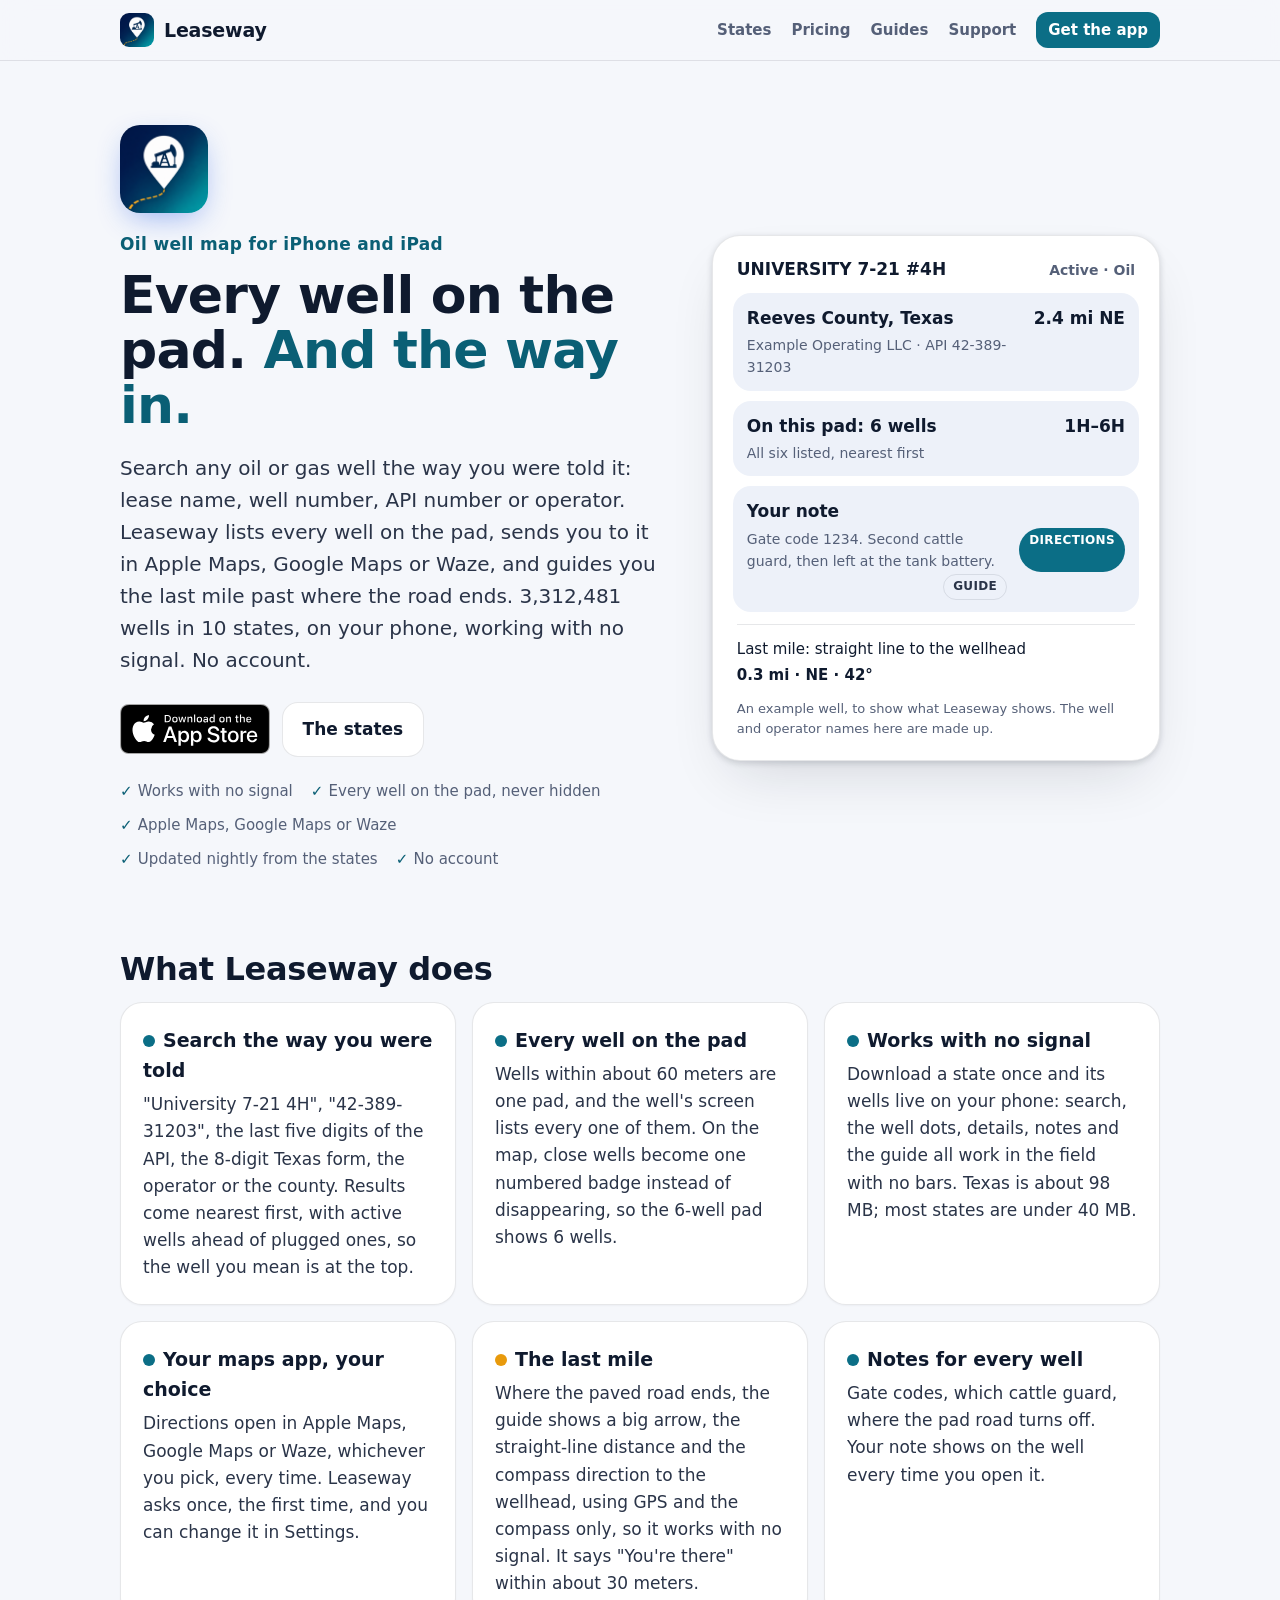
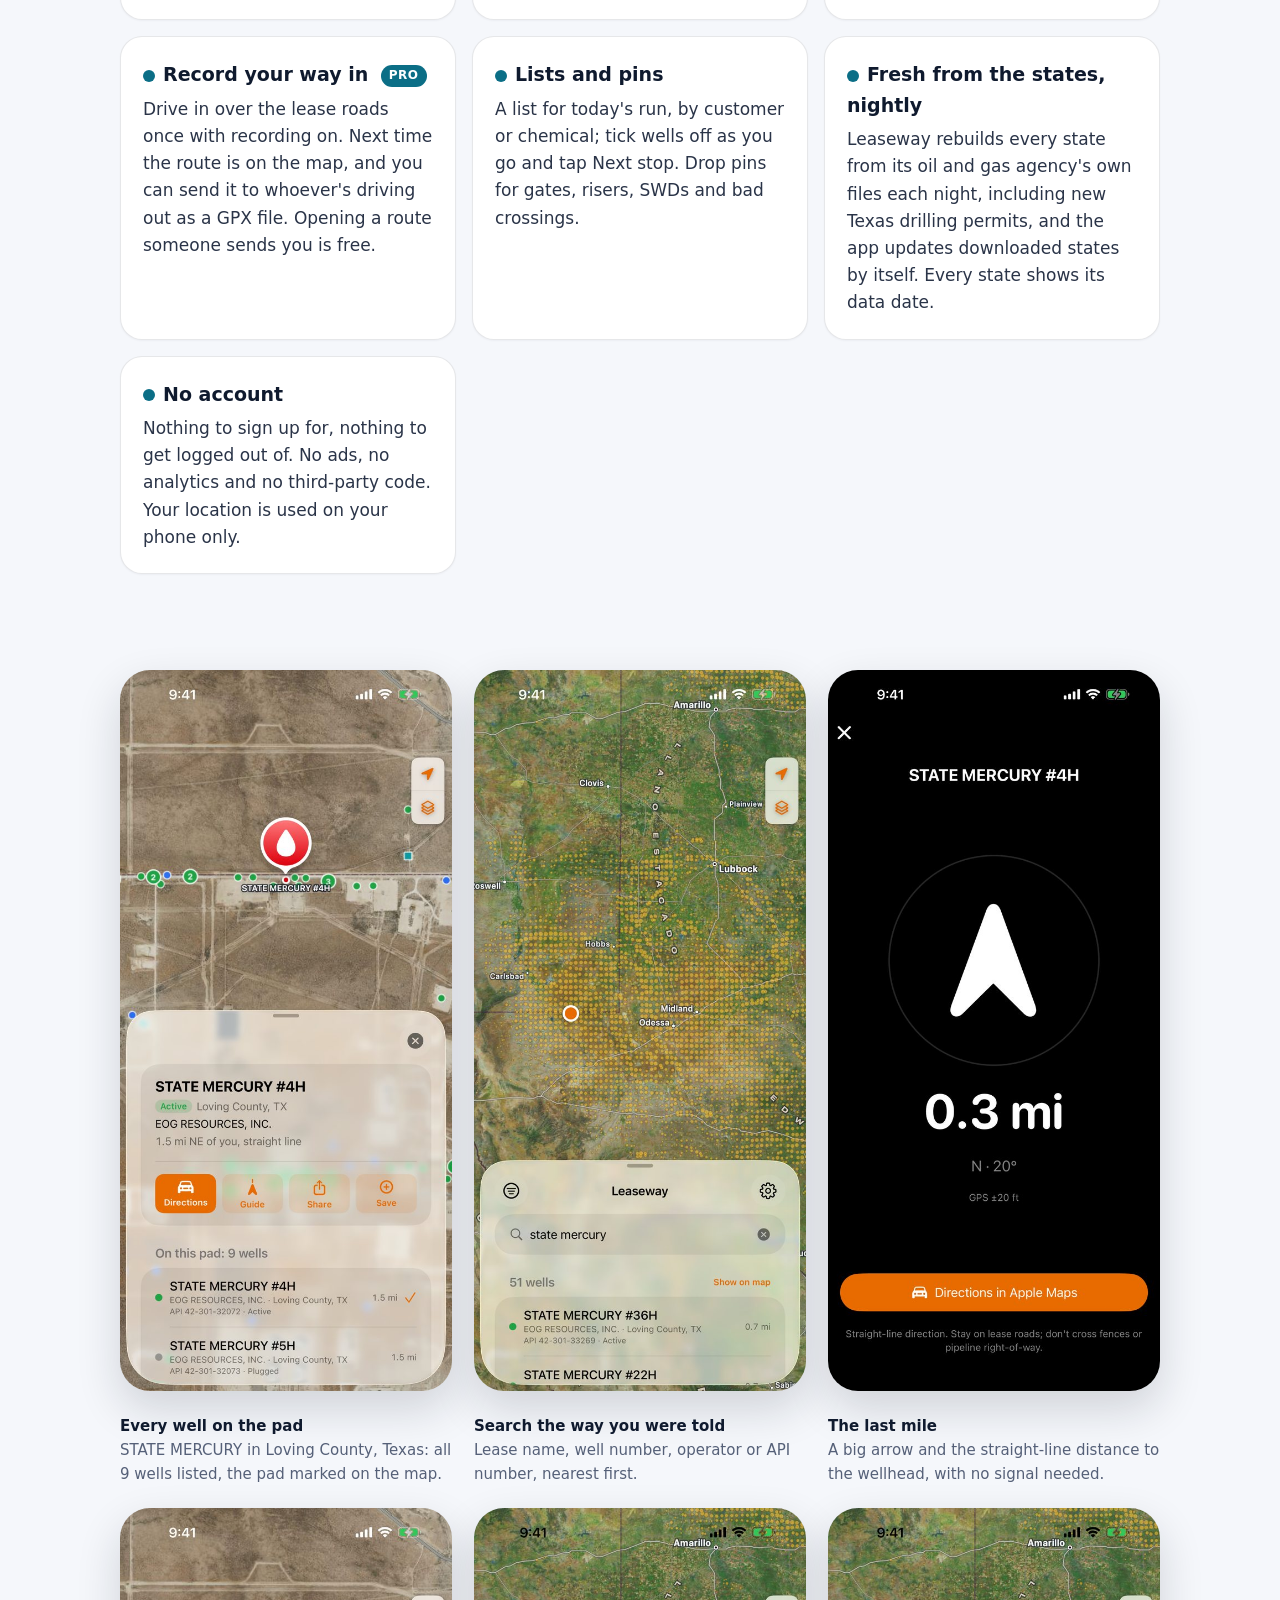
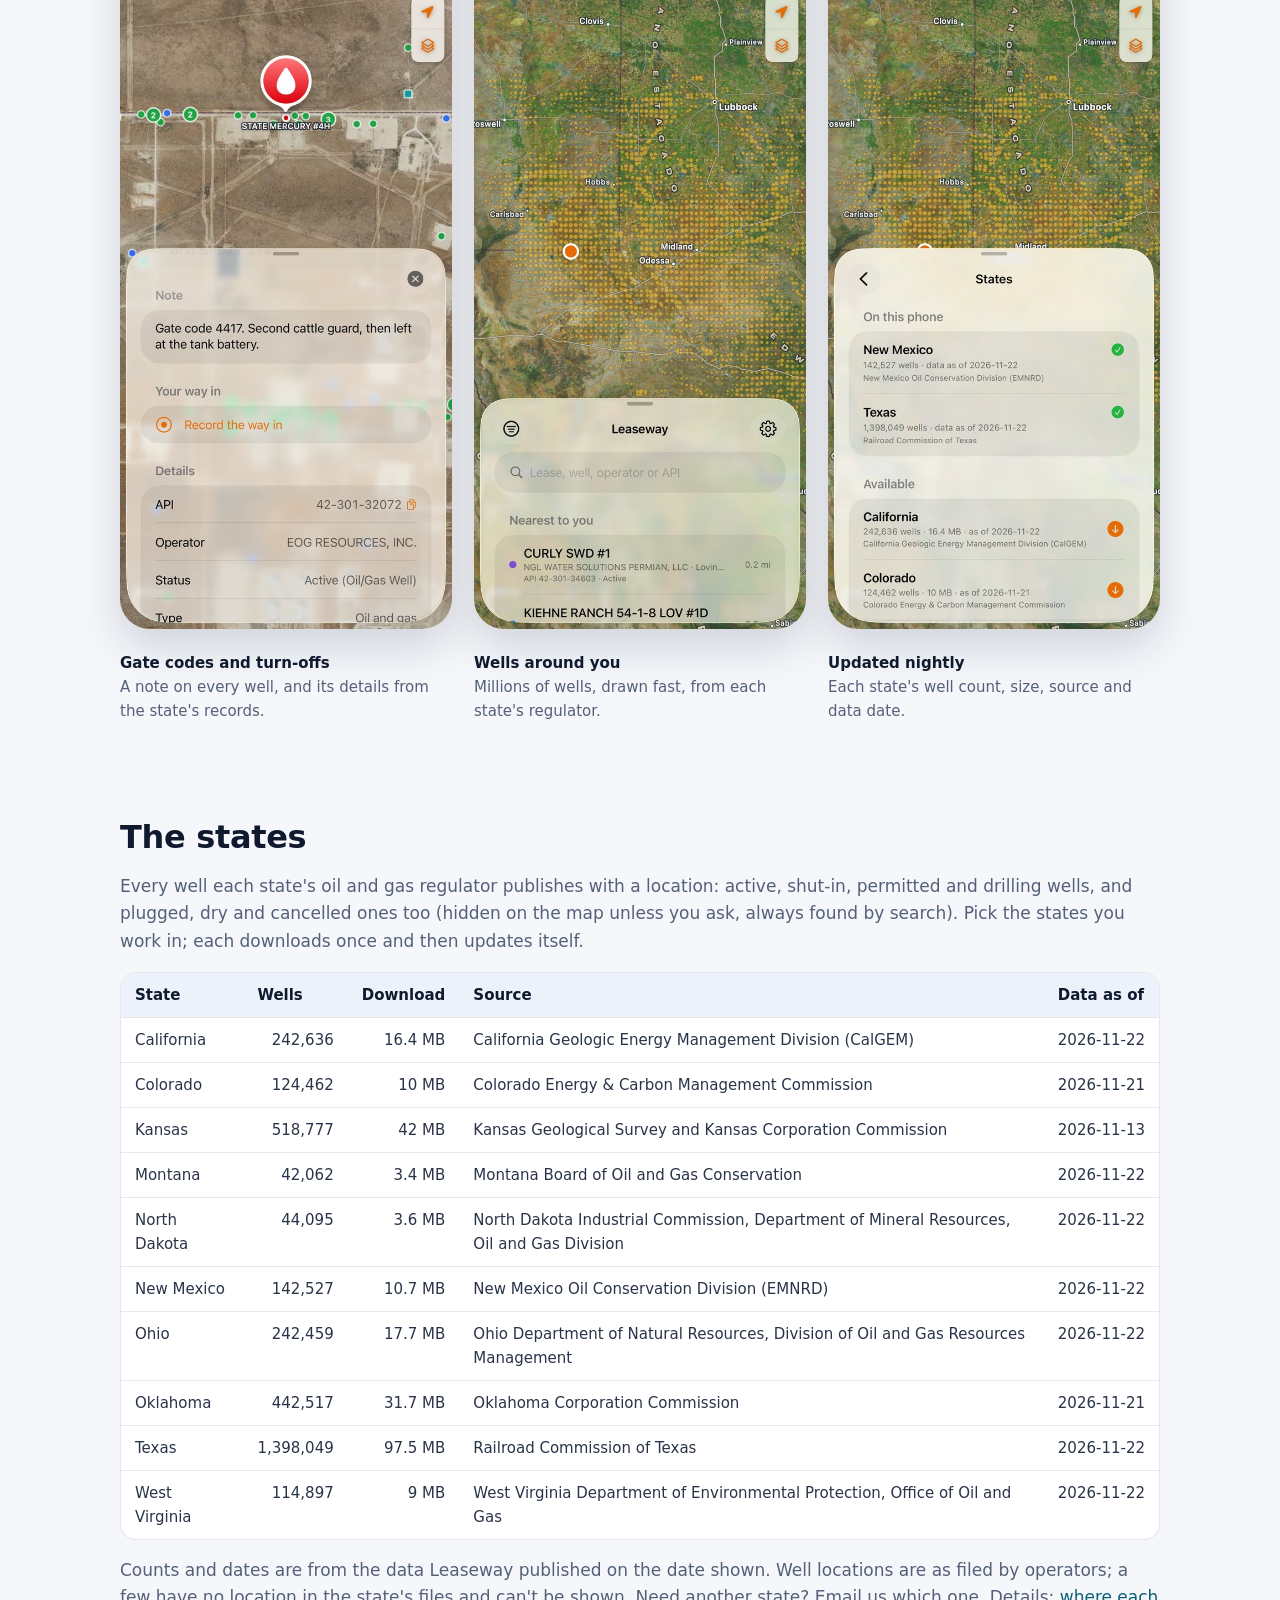
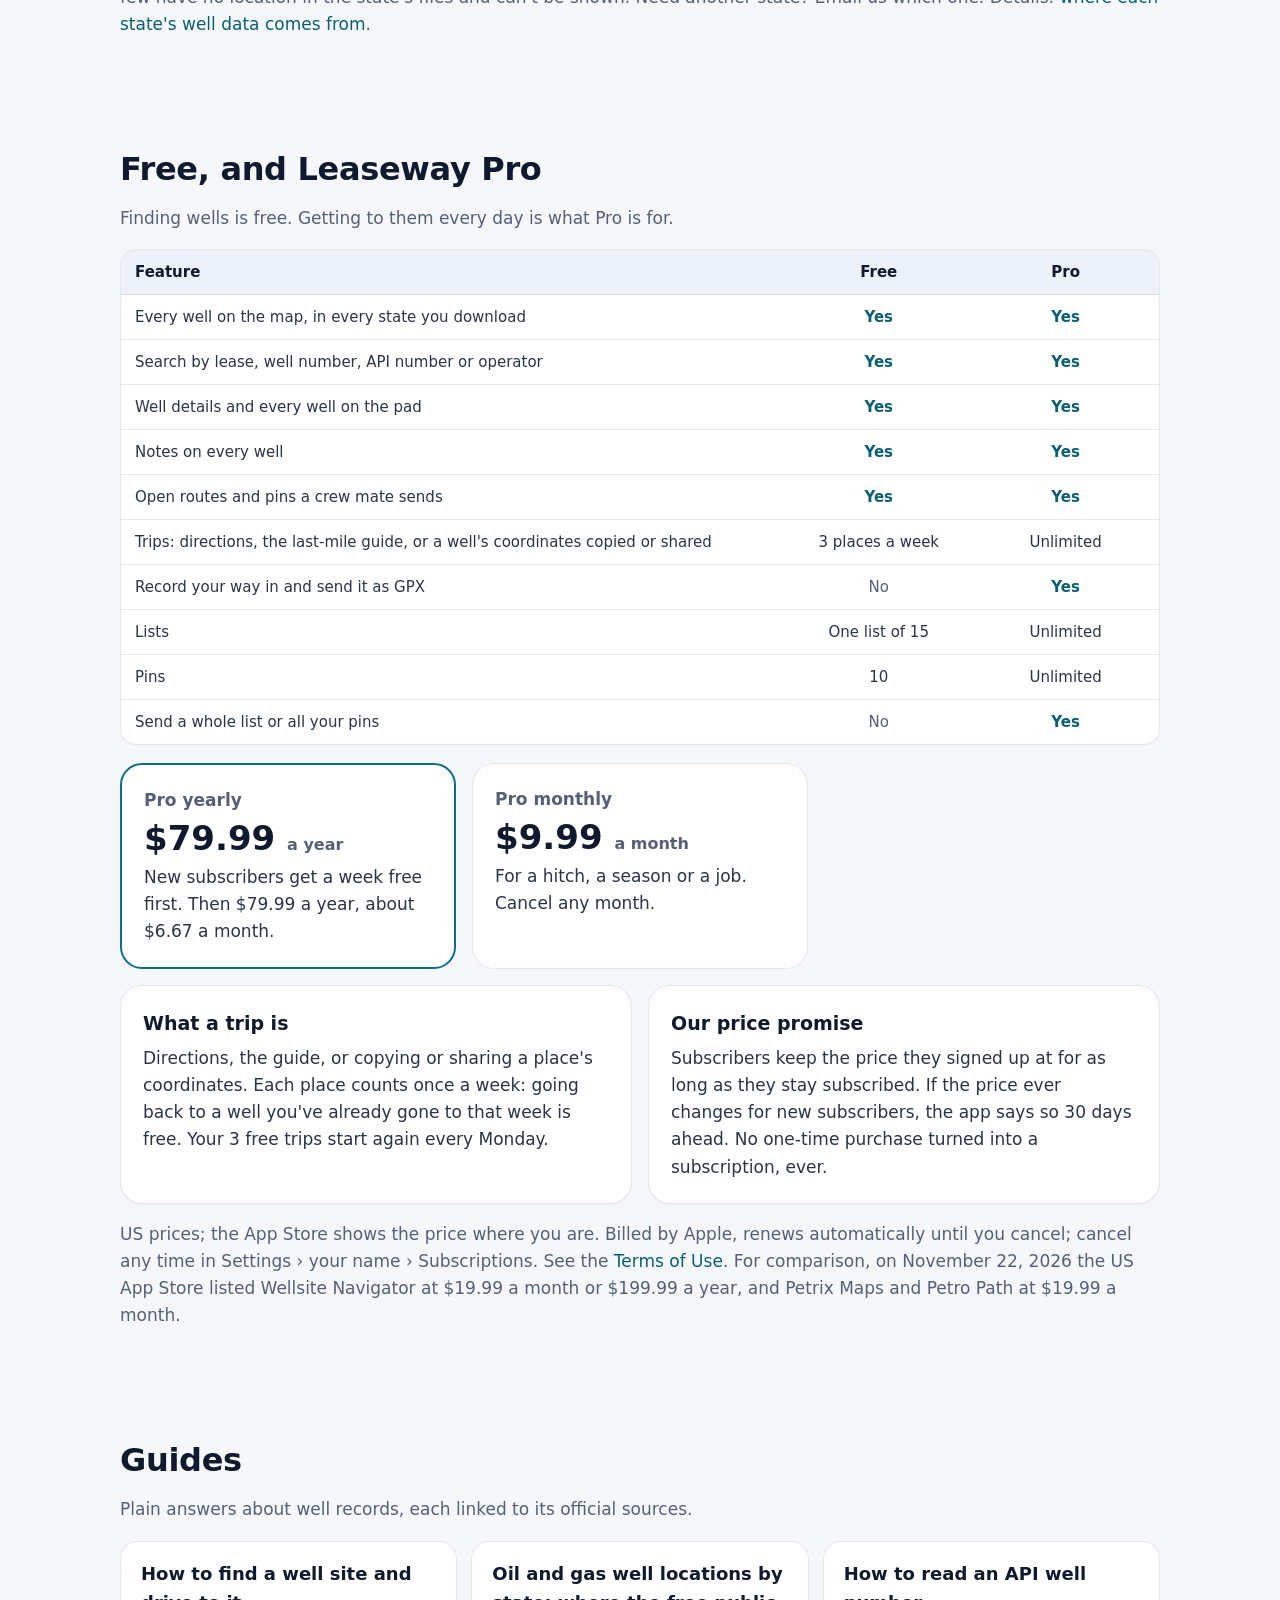
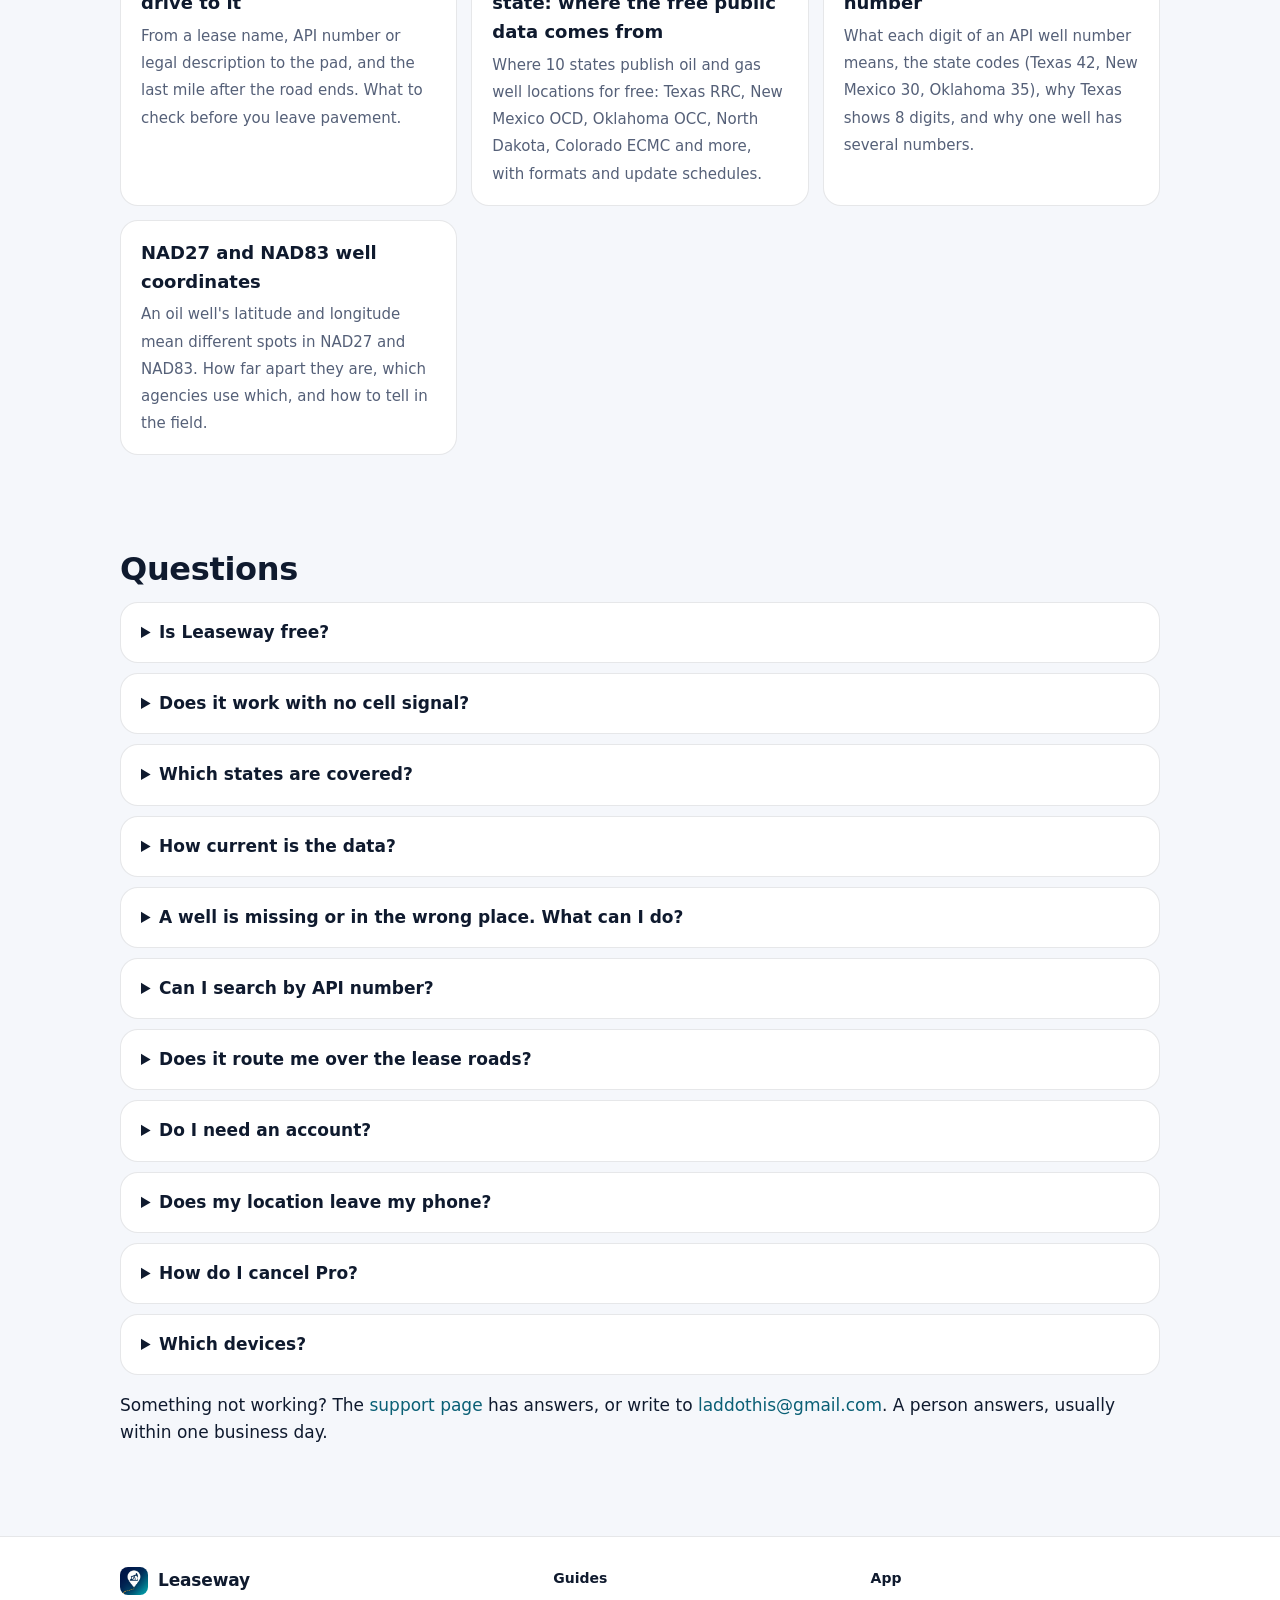
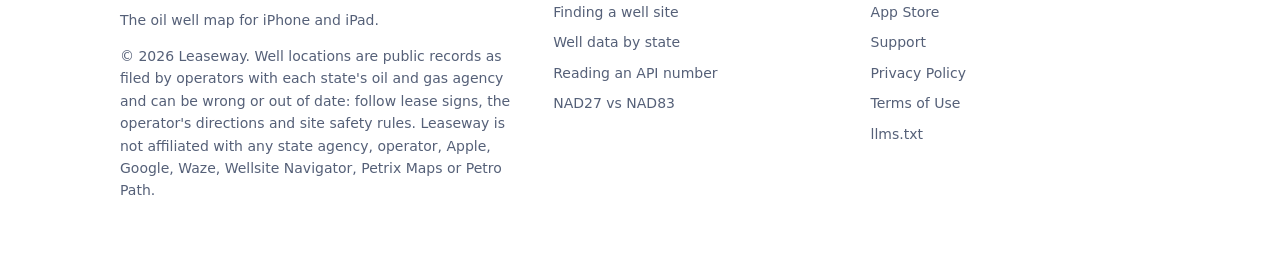
<file: index.html>
<!doctype html>
<html lang="en">
<head>
<meta charset="utf-8">
<meta name="viewport" content="width=device-width, initial-scale=1">
<title>Leaseway: Oil Well Map for iPhone and iPad, Works Offline</title>
<meta name="description" content="Find any oil or gas well by lease name, API number or operator, see every well on the pad, and get there. 3.3 million wells in 10 states, offline. No account.">
<meta name="robots" content="index,follow,max-snippet:-1,max-image-preview:large">
<link rel="canonical" href="https://coderalert0.github.io/leaseway-site/">
<meta name="color-scheme" content="light dark">
<meta name="theme-color" content="#f5f7fb" media="(prefers-color-scheme: light)">
<meta name="theme-color" content="#0b1020" media="(prefers-color-scheme: dark)">
<meta name="apple-itunes-app" content="app-id=6838147808">
<meta property="og:type" content="website">
<meta property="og:site_name" content="Leaseway">
<meta property="og:title" content="Leaseway: Oil Well Map for iPhone and iPad, Works Offline">
<meta property="og:description" content="Find any oil or gas well by lease name, API number or operator, see every well on the pad, and get there. 3.3 million wells in 10 states, offline. No account.">
<meta property="og:url" content="https://coderalert0.github.io/leaseway-site/">
<meta property="og:image" content="https://coderalert0.github.io/leaseway-site/img/og.png">
<meta property="og:image:width" content="1200">
<meta property="og:image:height" content="630">
<meta property="og:image:alt" content="Leaseway, the oil well map for iPhone and iPad: every well on the pad, and the way in">
<meta name="twitter:card" content="summary_large_image">
<link rel="icon" type="image/png" sizes="32x32" href="favicon-32.png">
<link rel="apple-touch-icon" href="icon.png">
<link rel="stylesheet" href="style.css">
<link rel="alternate" type="text/plain" title="llms.txt" href="llms.txt">
<script type="application/ld+json">{"@context": "https://schema.org", "@type": "WebSite", "name": "Leaseway", "url": "https://coderalert0.github.io/leaseway-site/", "description": "Find any oil or gas well by lease name, API number or operator, see every well on the pad, and get there. 3.3 million wells in 10 states, offline. No account.", "publisher": {"@type": "Organization", "name": "Leaseway", "url": "https://coderalert0.github.io/leaseway-site/", "logo": "https://coderalert0.github.io/leaseway-site/img/icon-512.png"}, "inLanguage": "en-US"}</script>
<script type="application/ld+json">{"@context": "https://schema.org", "@type": "MobileApplication", "name": "Oil Well Map: Leaseway", "alternateName": "Leaseway", "url": "https://coderalert0.github.io/leaseway-site/", "operatingSystem": "iOS 17.0 or later", "applicationCategory": "TravelApplication", "applicationSubCategory": "Navigation", "description": "Leaseway is an oil well map for iPhone and iPad. Oilfield drivers, pumpers, hotshots, water haulers, service crews and landmen search any oil or gas well by lease name, well number, API number or operator, see every well on its pad, and get directions in Apple Maps, Google Maps or Waze, with a last-mile compass guide past where the road ends. Wells come from each state's oil and gas agency (10 states, 3.3 million wells) and are stored on the device, so search and the map work with no signal. No account.", "featureList": ["3,312,481 oil and gas wells in 10 states, from each state's regulator", "Search by lease name, well number, operator or API number (any form)", "Every well on the pad listed", "Works offline once a state is downloaded", "Directions in Apple Maps, Google Maps or Waze", "Last-mile compass guide to the wellhead", "Notes for every well (gate codes, turn-offs)", "Lists for the day's run", "Pins for gates, risers and bad crossings", "Nightly data updates", "Record your way in over lease roads and send it as GPX (Pro)", "Unlimited trips, lists and pins (Pro)"], "inLanguage": "en", "publisher": {"@type": "Organization", "name": "Leaseway", "url": "https://coderalert0.github.io/leaseway-site/", "logo": "https://coderalert0.github.io/leaseway-site/img/icon-512.png"}, "offers": [{"@type": "Offer", "name": "Leaseway (free: map, search, details, 3 trips a week)", "price": "0", "priceCurrency": "USD"}, {"@type": "Offer", "name": "Leaseway Pro, monthly", "price": "9.99", "priceCurrency": "USD"}, {"@type": "Offer", "name": "Leaseway Pro, yearly", "price": "79.99", "priceCurrency": "USD"}], "installUrl": "https://apps.apple.com/us/app/id6838147808", "downloadUrl": "https://apps.apple.com/us/app/id6838147808", "image": "https://coderalert0.github.io/leaseway-site/img/icon-512.png", "screenshot": ["https://coderalert0.github.io/leaseway-site/img/shots/iphone-1-pad.jpg", "https://coderalert0.github.io/leaseway-site/img/shots/iphone-2-search.jpg", "https://coderalert0.github.io/leaseway-site/img/shots/iphone-4-guide.jpg", "https://coderalert0.github.io/leaseway-site/img/shots/iphone-5-note.jpg", "https://coderalert0.github.io/leaseway-site/img/shots/iphone-3-map.jpg", "https://coderalert0.github.io/leaseway-site/img/shots/iphone-6-states.jpg"]}</script>
<script type="application/ld+json">{"@context": "https://schema.org", "@type": "FAQPage", "mainEntity": [{"@type": "Question", "name": "Is Leaseway free?", "acceptedAnswer": {"@type": "Answer", "text": "Yes, to find wells: every well on the map, search by lease, API number or operator, well details, every well on the pad, notes, one list and 10 pins, with no account. The free plan also includes 3 trips a week (directions, the guide, or a well's coordinates copied or shared). Leaseway Pro removes that limit and adds recorded routes, unlimited lists and pins, and sending whole lists, for $9.99 a month or $79.99 a year (a week free for new subscribers), in the US."}}, {"@type": "Question", "name": "Does it work with no cell signal?", "acceptedAnswer": {"@type": "Answer", "text": "Yes, for the wells: once a state is downloaded, search, the well dots, details, notes and the last-mile guide work with no signal, because GPS and the compass don't need one. Apple's street map and satellite imagery behind the dots need a connection unless iOS has them cached from earlier, and turn-by-turn directions are up to your maps app."}}, {"@type": "Question", "name": "Which states are covered?", "acceptedAnswer": {"@type": "Answer", "text": "Texas, New Mexico, Oklahoma, North Dakota, Colorado, Kansas, California, Ohio, Montana and West Virginia: 3,312,481 wells, each from that state's oil and gas regulator. The table above lists each state's source, size and data date."}}, {"@type": "Question", "name": "How current is the data?", "acceptedAnswer": {"@type": "Answer", "text": "Leaseway rebuilds each state from its agency's own files every night and the app updates the states you've downloaded by itself, on Wi-Fi unless you allow cellular. How current that is depends on the state: Texas's map layer is live, its new drilling permits come nightly and its well records twice a week; North Dakota, Colorado and Oklahoma publish daily or nightly files; New Mexico's is a live service. Each state's date is shown in the app."}}, {"@type": "Question", "name": "A well is missing or in the wrong place. What can I do?", "acceptedAnswer": {"@type": "Answer", "text": "Locations come from what operators filed with the state, so a new permit can lag a few days and an old well's location can be off. Use the operator's directions and the lease sign. Then email us the API number and what's wrong: we check it against the state's records, and if our copy is wrong we fix it."}}, {"@type": "Question", "name": "Can I search by API number?", "acceptedAnswer": {"@type": "Answer", "text": "Yes, in any form: 10, 12 or 14 digits, with or without dashes, without the state code (the 8-digit form Texas uses), or just the last five digits. See how to read an API well number."}}, {"@type": "Question", "name": "Does it route me over the lease roads?", "acceptedAnswer": {"@type": "Answer", "text": "Not turn by turn: no public map has every lease road. Your maps app gets you as close as public roads go, then the guide points you to the wellhead in a straight line. With Pro you can record your way in over the lease roads once, follow it next time, and send it to your crew."}}, {"@type": "Question", "name": "Do I need an account?", "acceptedAnswer": {"@type": "Answer", "text": "No. There's nothing to sign up for. Pro is tied to your Apple Account, and Restore Purchases brings it to your other iPhone or iPad."}}, {"@type": "Question", "name": "Does my location leave my phone?", "acceptedAnswer": {"@type": "Answer", "text": "No. Location is used on your phone for distances, the guide and recording routes. Leaseway has no analytics. The only thing the app downloads from our server is the state well files, and the server keeps no access logs. See the privacy policy."}}, {"@type": "Question", "name": "How do I cancel Pro?", "acceptedAnswer": {"@type": "Answer", "text": "Pro is billed by Apple. On your iPhone go to Settings › your name › Subscriptions › Leaseway and cancel at least 24 hours before the current period ends. Your notes, lists, pins and routes stay on your phone."}}, {"@type": "Question", "name": "Which devices?", "acceptedAnswer": {"@type": "Answer", "text": "iPhone and iPad with iOS 17 or later. On iPad, the well panel sits beside the map."}}]}</script>
</head>
<body>
<a class="skip" href="#main">Skip to content</a>
<header class="topbar">
  <div class="topbar-in">
    <a class="brand" href="./"><img src="icon.png" alt="" width="34" height="34"><span>Leaseway</span></a>
    <nav class="nav" aria-label="Site">
      <a class="hide-sm" href="./#states">States</a>
      <a class="hide-sm" href="./#pricing">Pricing</a>
      <a class="hide-sm" href="./#guides">Guides</a>
      <a href="support.html">Support</a>
      <a class="nav-cta" href="https://apps.apple.com/us/app/id6838147808">Get the app</a>
    </nav>
  </div>
</header>
<main id="main">
<section class="hero">
  <div>
    <img class="hero-icon" src="icon.png" alt="Leaseway app icon" width="88" height="88">
    <span class="eyebrow">Oil well map for iPhone and iPad</span>
    <h1>Every well on the pad. <em>And the way in.</em></h1>
    <p class="lead">Search any oil or gas well the way you were told it: lease name, well number, API number or operator. Leaseway lists every well on the pad, sends you to it in Apple Maps, Google Maps or Waze, and guides you the last mile past where the road ends. 3,312,481 wells in 10 states, on your phone, working with no signal. No account.</p>
    <div class="actions" id="get">
      <a class="badge" href="https://apps.apple.com/us/app/id6838147808"><img src="img/app-store-badge.svg" alt="Download on the App Store" width="150" height="50"></a>
      <a class="btn btn-ghost" href="#states">The states</a>
    </div>
    <div class="facts"><span>Works with no signal</span><span>Every well on the pad, never hidden</span><span>Apple Maps, Google Maps or Waze</span><span>Updated nightly from the states</span><span>No account</span></div>
  </div>
  <figure class="logcard">
    <p class="day">UNIVERSITY 7-21 #4H <span>Active · Oil</span></p>
    <ol>
      <li><span class="t">Reeves County, Texas</span><span class="m">2.4 mi NE</span><span class="p">Example Operating LLC · API 42-389-31203</span></li>
      <li><span class="t">On this pad: 6 wells</span><span class="m">1H–6H</span><span class="p">All six listed, nearest first</span></li>
      <li><span class="t">Your note</span><span class="m"></span><span class="p">Gate code 1234. Second cattle guard, then left at the tank battery.</span><span class="tag biz">DIRECTIONS</span><span class="tag">GUIDE</span></li>
    </ol>
    <p class="sum"><span>Last mile: straight line to the wellhead</span><strong>0.3 mi · NE · 42°</strong></p>
    <figcaption>An example well, to show what Leaseway shows. The well and operator names here are made up.</figcaption>
  </figure>
</section>

<section class="wrap" id="how">
  <h2>What Leaseway does</h2>
  <div class="grid">
    <div class="card"><h3><span class="dot"></span>Search the way you were told</h3><p>"University 7-21 4H", "42-389-31203", the last five digits of the API, the 8-digit Texas form, the operator or the county. Results come nearest first, with active wells ahead of plugged ones, so the well you mean is at the top.</p></div>
    <div class="card"><h3><span class="dot"></span>Every well on the pad</h3><p>Wells within about 60 meters are one pad, and the well's screen lists every one of them. On the map, close wells become one numbered badge instead of disappearing, so the 6-well pad shows 6 wells.</p></div>
    <div class="card"><h3><span class="dot"></span>Works with no signal</h3><p>Download a state once and its wells live on your phone: search, the well dots, details, notes and the guide all work in the field with no bars. Texas is about 98 MB; most states are under 40 MB.</p></div>
    <div class="card"><h3><span class="dot"></span>Your maps app, your choice</h3><p>Directions open in Apple Maps, Google Maps or Waze, whichever you pick, every time. Leaseway asks once, the first time, and you can change it in Settings.</p></div>
    <div class="card"><h3><span class="dot amber"></span>The last mile</h3><p>Where the paved road ends, the guide shows a big arrow, the straight-line distance and the compass direction to the wellhead, using GPS and the compass only, so it works with no signal. It says "You're there" within about 30 meters.</p></div>
    <div class="card"><h3><span class="dot"></span>Notes for every well</h3><p>Gate codes, which cattle guard, where the pad road turns off. Your note shows on the well every time you open it.</p></div>
    <div class="card"><h3><span class="dot"></span>Record your way in <span class="pro">PRO</span></h3><p>Drive in over the lease roads once with recording on. Next time the route is on the map, and you can send it to whoever's driving out as a GPX file. Opening a route someone sends you is free.</p></div>
    <div class="card"><h3><span class="dot"></span>Lists and pins</h3><p>A list for today's run, by customer or chemical; tick wells off as you go and tap Next stop. Drop pins for gates, risers, SWDs and bad crossings.</p></div>
    <div class="card"><h3><span class="dot"></span>Fresh from the states, nightly</h3><p>Leaseway rebuilds every state from its oil and gas agency's own files each night, including new Texas drilling permits, and the app updates downloaded states by itself. Every state shows its data date.</p></div>
    <div class="card"><h3><span class="dot"></span>No account</h3><p>Nothing to sign up for, nothing to get logged out of. No ads, no analytics and no third-party code. Your location is used on your phone only.</p></div>
  </div>
</section>
<section class="wrap" aria-label="Screenshots"><div class="shots"><figure><img src="img/shots/iphone-1-pad.jpg" alt="Leaseway on iPhone showing a well on a satellite map with its panel listing every well on the pad" loading="lazy" width="600" height="1304"><figcaption><strong>Every well on the pad</strong>STATE MERCURY in Loving County, Texas: all 9 wells listed, the pad marked on the map.</figcaption></figure><figure><img src="img/shots/iphone-2-search.jpg" alt="Search results for state mercury, each well with its operator, county, API number and distance" loading="lazy" width="600" height="1304"><figcaption><strong>Search the way you were told</strong>Lease name, well number, operator or API number, nearest first.</figcaption></figure><figure><img src="img/shots/iphone-4-guide.jpg" alt="The last-mile guide: a large arrow, 0.3 miles, north 20 degrees, and a Directions in Apple Maps button" loading="lazy" width="600" height="1304"><figcaption><strong>The last mile</strong>A big arrow and the straight-line distance to the wellhead, with no signal needed.</figcaption></figure><figure><img src="img/shots/iphone-5-note.jpg" alt="A well&#x27;s note with a gate code, the Record the way in button and the well&#x27;s API, operator and status" loading="lazy" width="600" height="1304"><figcaption><strong>Gate codes and turn-offs</strong>A note on every well, and its details from the state&#x27;s records.</figcaption></figure><figure><img src="img/shots/iphone-3-map.jpg" alt="A satellite map of the Permian Basin covered in well density dots, with the nearest wells listed below" loading="lazy" width="600" height="1304"><figcaption><strong>Wells around you</strong>Millions of wells, drawn fast, from each state&#x27;s regulator.</figcaption></figure><figure><img src="img/shots/iphone-6-states.jpg" alt="The States screen listing New Mexico and Texas on the phone and California and Colorado available to download" loading="lazy" width="600" height="1304"><figcaption><strong>Updated nightly</strong>Each state&#x27;s well count, size, source and data date.</figcaption></figure></div></section>

<section class="wrap" id="states">
  <h2>The states</h2>
  <p class="muted">Every well each state's oil and gas regulator publishes with a location: active, shut-in, permitted and drilling wells, and plugged, dry and cancelled ones too (hidden on the map unless you ask, always found by search). Pick the states you work in; each downloads once and then updates itself.</p>
  <div class="table-wrap"><table><thead><tr><th scope="col">State</th><th scope="col">Wells</th><th scope="col">Download</th><th scope="col">Source</th><th scope="col">Data as of</th></tr></thead><tbody><tr><td>California</td><td class="num">242,636</td><td class="num">16.4 MB</td><td>California Geologic Energy Management Division (CalGEM)</td><td class="nowrap">2026-11-22</td></tr><tr><td>Colorado</td><td class="num">124,462</td><td class="num">10 MB</td><td>Colorado Energy &amp; Carbon Management Commission</td><td class="nowrap">2026-11-21</td></tr><tr><td>Kansas</td><td class="num">518,777</td><td class="num">42 MB</td><td>Kansas Geological Survey and Kansas Corporation Commission</td><td class="nowrap">2026-11-13</td></tr><tr><td>Montana</td><td class="num">42,062</td><td class="num">3.4 MB</td><td>Montana Board of Oil and Gas Conservation</td><td class="nowrap">2026-11-22</td></tr><tr><td>North Dakota</td><td class="num">44,095</td><td class="num">3.6 MB</td><td>North Dakota Industrial Commission, Department of Mineral Resources, Oil and Gas Division</td><td class="nowrap">2026-11-22</td></tr><tr><td>New Mexico</td><td class="num">142,527</td><td class="num">10.7 MB</td><td>New Mexico Oil Conservation Division (EMNRD)</td><td class="nowrap">2026-11-22</td></tr><tr><td>Ohio</td><td class="num">242,459</td><td class="num">17.7 MB</td><td>Ohio Department of Natural Resources, Division of Oil and Gas Resources Management</td><td class="nowrap">2026-11-22</td></tr><tr><td>Oklahoma</td><td class="num">442,517</td><td class="num">31.7 MB</td><td>Oklahoma Corporation Commission</td><td class="nowrap">2026-11-21</td></tr><tr><td>Texas</td><td class="num">1,398,049</td><td class="num">97.5 MB</td><td>Railroad Commission of Texas</td><td class="nowrap">2026-11-22</td></tr><tr><td>West Virginia</td><td class="num">114,897</td><td class="num">9 MB</td><td>West Virginia Department of Environmental Protection, Office of Oil and Gas</td><td class="nowrap">2026-11-22</td></tr></tbody></table></div>
  <p class="muted">Counts and dates are from the data Leaseway published on the date shown. Well locations are as filed by operators; a few have no location in the state's files and can't be shown. Need another state? Email us which one. Details: <a href="oil-gas-well-data-by-state.html">where each state's well data comes from</a>.</p>
</section>

<section class="wrap" id="pricing">
  <h2>Free, and Leaseway Pro</h2>
  <p class="muted">Finding wells is free. Getting to them every day is what Pro is for.</p>
  <div class="table-wrap">
    <table class="compare">
      <thead><tr><th scope="col">Feature</th><th scope="col">Free</th><th scope="col">Pro</th></tr></thead>
      <tbody>
        <tr><td>Every well on the map, in every state you download</td><td class="yes">Yes</td><td class="yes">Yes</td></tr>
        <tr><td>Search by lease, well number, API number or operator</td><td class="yes">Yes</td><td class="yes">Yes</td></tr>
        <tr><td>Well details and every well on the pad</td><td class="yes">Yes</td><td class="yes">Yes</td></tr>
        <tr><td>Notes on every well</td><td class="yes">Yes</td><td class="yes">Yes</td></tr>
        <tr><td>Open routes and pins a crew mate sends</td><td class="yes">Yes</td><td class="yes">Yes</td></tr>
        <tr><td>Trips: directions, the last-mile guide, or a well's coordinates copied or shared</td><td>3 places a week</td><td>Unlimited</td></tr>
        <tr><td>Record your way in and send it as GPX</td><td class="no">No</td><td class="yes">Yes</td></tr>
        <tr><td>Lists</td><td>One list of 15</td><td>Unlimited</td></tr>
        <tr><td>Pins</td><td>10</td><td>Unlimited</td></tr>
        <tr><td>Send a whole list or all your pins</td><td class="no">No</td><td class="yes">Yes</td></tr>
      </tbody>
    </table>
  </div>
  <div class="prices">
    <div class="price main"><h3>Pro yearly</h3><p class="amount">$79.99 <span>a year</span></p><p>New subscribers get a week free first. Then $79.99 a year, about $6.67 a month.</p></div>
    <div class="price"><h3>Pro monthly</h3><p class="amount">$9.99 <span>a month</span></p><p>For a hitch, a season or a job. Cancel any month.</p></div>
  </div>
  <div class="two">
    <div class="card"><h3>What a trip is</h3><p>Directions, the guide, or copying or sharing a place's coordinates. Each place counts once a week: going back to a well you've already gone to that week is free. Your 3 free trips start again every Monday.</p></div>
    <div class="card"><h3>Our price promise</h3><p>Subscribers keep the price they signed up at for as long as they stay subscribed. If the price ever changes for new subscribers, the app says so 30 days ahead. No one-time purchase turned into a subscription, ever.</p></div>
  </div>
  <p class="muted">US prices; the App Store shows the price where you are. Billed by Apple, renews automatically until you cancel; cancel any time in Settings › your name › Subscriptions. See the <a href="terms.html">Terms of Use</a>. For comparison, on November 22, 2026 the US App Store listed Wellsite Navigator at $19.99 a month or $199.99 a year, and Petrix Maps and Petro Path at $19.99 a month.</p>
</section>

<section class="wrap" id="guides">
  <h2>Guides</h2>
  <p class="muted">Plain answers about well records, each linked to its official sources.</p>
  <ul class="guides"><li><a href="find-a-well-site-and-drive-to-it.html"><strong>How to find a well site and drive to it</strong><span>From a lease name, API number or legal description to the pad, and the last mile after the road ends. What to check before you leave pavement.</span></a></li><li><a href="oil-gas-well-data-by-state.html"><strong>Oil and gas well locations by state: where the free public data comes from</strong><span>Where 10 states publish oil and gas well locations for free: Texas RRC, New Mexico OCD, Oklahoma OCC, North Dakota, Colorado ECMC and more, with formats and update schedules.</span></a></li><li><a href="how-to-read-an-api-well-number.html"><strong>How to read an API well number</strong><span>What each digit of an API well number means, the state codes (Texas 42, New Mexico 30, Oklahoma 35), why Texas shows 8 digits, and why one well has several numbers.</span></a></li><li><a href="nad27-nad83-well-coordinates.html"><strong>NAD27 and NAD83 well coordinates</strong><span>An oil well&#x27;s latitude and longitude mean different spots in NAD27 and NAD83. How far apart they are, which agencies use which, and how to tell in the field.</span></a></li></ul>
</section>

<section class="wrap" id="faq">
  <h2>Questions</h2>
  <details><summary>Is Leaseway free?</summary><p>Yes, to find wells: every well on the map, search by lease, API number or operator, well details, every well on the pad, notes, one list and 10 pins, with no account. The free plan also includes 3 trips a week (directions, the guide, or a well's coordinates copied or shared). Leaseway Pro removes that limit and adds recorded routes, unlimited lists and pins, and sending whole lists, for $9.99 a month or $79.99 a year (a week free for new subscribers), in the US.</p></details>
  <details><summary>Does it work with no cell signal?</summary><p>Yes, for the wells: once a state is downloaded, search, the well dots, details, notes and the last-mile guide work with no signal, because GPS and the compass don't need one. Apple's street map and satellite imagery behind the dots need a connection unless iOS has them cached from earlier, and turn-by-turn directions are up to your maps app.</p></details>
  <details><summary>Which states are covered?</summary><p>Texas, New Mexico, Oklahoma, North Dakota, Colorado, Kansas, California, Ohio, Montana and West Virginia: 3,312,481 wells, each from that state's oil and gas regulator. The table above lists each state's source, size and data date.</p></details>
  <details><summary>How current is the data?</summary><p>Leaseway rebuilds each state from its agency's own files every night and the app updates the states you've downloaded by itself, on Wi-Fi unless you allow cellular. How current that is depends on the state: Texas's map layer is live, its new drilling permits come nightly and its well records twice a week; North Dakota, Colorado and Oklahoma publish daily or nightly files; New Mexico's is a live service. Each state's date is shown in the app.</p></details>
  <details><summary>A well is missing or in the wrong place. What can I do?</summary><p>Locations come from what operators filed with the state, so a new permit can lag a few days and an old well's location can be off. Use the operator's directions and the lease sign. Then email us the API number and what's wrong: we check it against the state's records, and if our copy is wrong we fix it.</p></details>
  <details><summary>Can I search by API number?</summary><p>Yes, in any form: 10, 12 or 14 digits, with or without dashes, without the state code (the 8-digit form Texas uses), or just the last five digits. See <a href="how-to-read-an-api-well-number.html">how to read an API well number</a>.</p></details>
  <details><summary>Does it route me over the lease roads?</summary><p>Not turn by turn: no public map has every lease road. Your maps app gets you as close as public roads go, then the guide points you to the wellhead in a straight line. With Pro you can record your way in over the lease roads once, follow it next time, and send it to your crew.</p></details>
  <details><summary>Do I need an account?</summary><p>No. There's nothing to sign up for. Pro is tied to your Apple Account, and Restore Purchases brings it to your other iPhone or iPad.</p></details>
  <details><summary>Does my location leave my phone?</summary><p>No. Location is used on your phone for distances, the guide and recording routes. Leaseway has no analytics. The only thing the app downloads from our server is the state well files, and the server keeps no access logs. See the <a href="privacy.html">privacy policy</a>.</p></details>
  <details><summary>How do I cancel Pro?</summary><p>Pro is billed by Apple. On your iPhone go to Settings › your name › Subscriptions › Leaseway and cancel at least 24 hours before the current period ends. Your notes, lists, pins and routes stay on your phone.</p></details>
  <details><summary>Which devices?</summary><p>iPhone and iPad with iOS 17 or later. On iPad, the well panel sits beside the map.</p></details>
  <p>Something not working? The <a href="support.html">support page</a> has answers, or write to <span class="email">laddothis at gmail dot com</span>. A person answers, usually within one business day.</p>
</section>

</main>
<footer>
  <div class="in">
    <div class="foot-about">
      <a class="brand" href="./"><img src="icon.png" alt="" width="28" height="28"><span>Leaseway</span></a>
      <p>The oil well map for iPhone and iPad.</p>
      <p>© 2026 Leaseway. Well locations are public records as filed by operators with each state's oil and gas agency and can be wrong or out of date: follow lease signs, the operator's directions and site safety rules. Leaseway is not affiliated with any state agency, operator, Apple, Google, Waze, Wellsite Navigator, Petrix Maps or Petro Path.</p>
    </div>
    <nav aria-label="Guides"><p class="foot-title">Guides</p><a href="find-a-well-site-and-drive-to-it.html">Finding a well site</a><a href="oil-gas-well-data-by-state.html">Well data by state</a><a href="how-to-read-an-api-well-number.html">Reading an API number</a><a href="nad27-nad83-well-coordinates.html">NAD27 vs NAD83</a></nav>
    <nav aria-label="App"><p class="foot-title">App</p><a href="https://apps.apple.com/us/app/id6838147808">App Store</a><a href="support.html">Support</a><a href="privacy.html">Privacy Policy</a><a href="terms.html">Terms of Use</a><a href="llms.txt">llms.txt</a></nav>
  </div>
</footer>
<script src="site.js"></script>
</body>
</html>
</file>
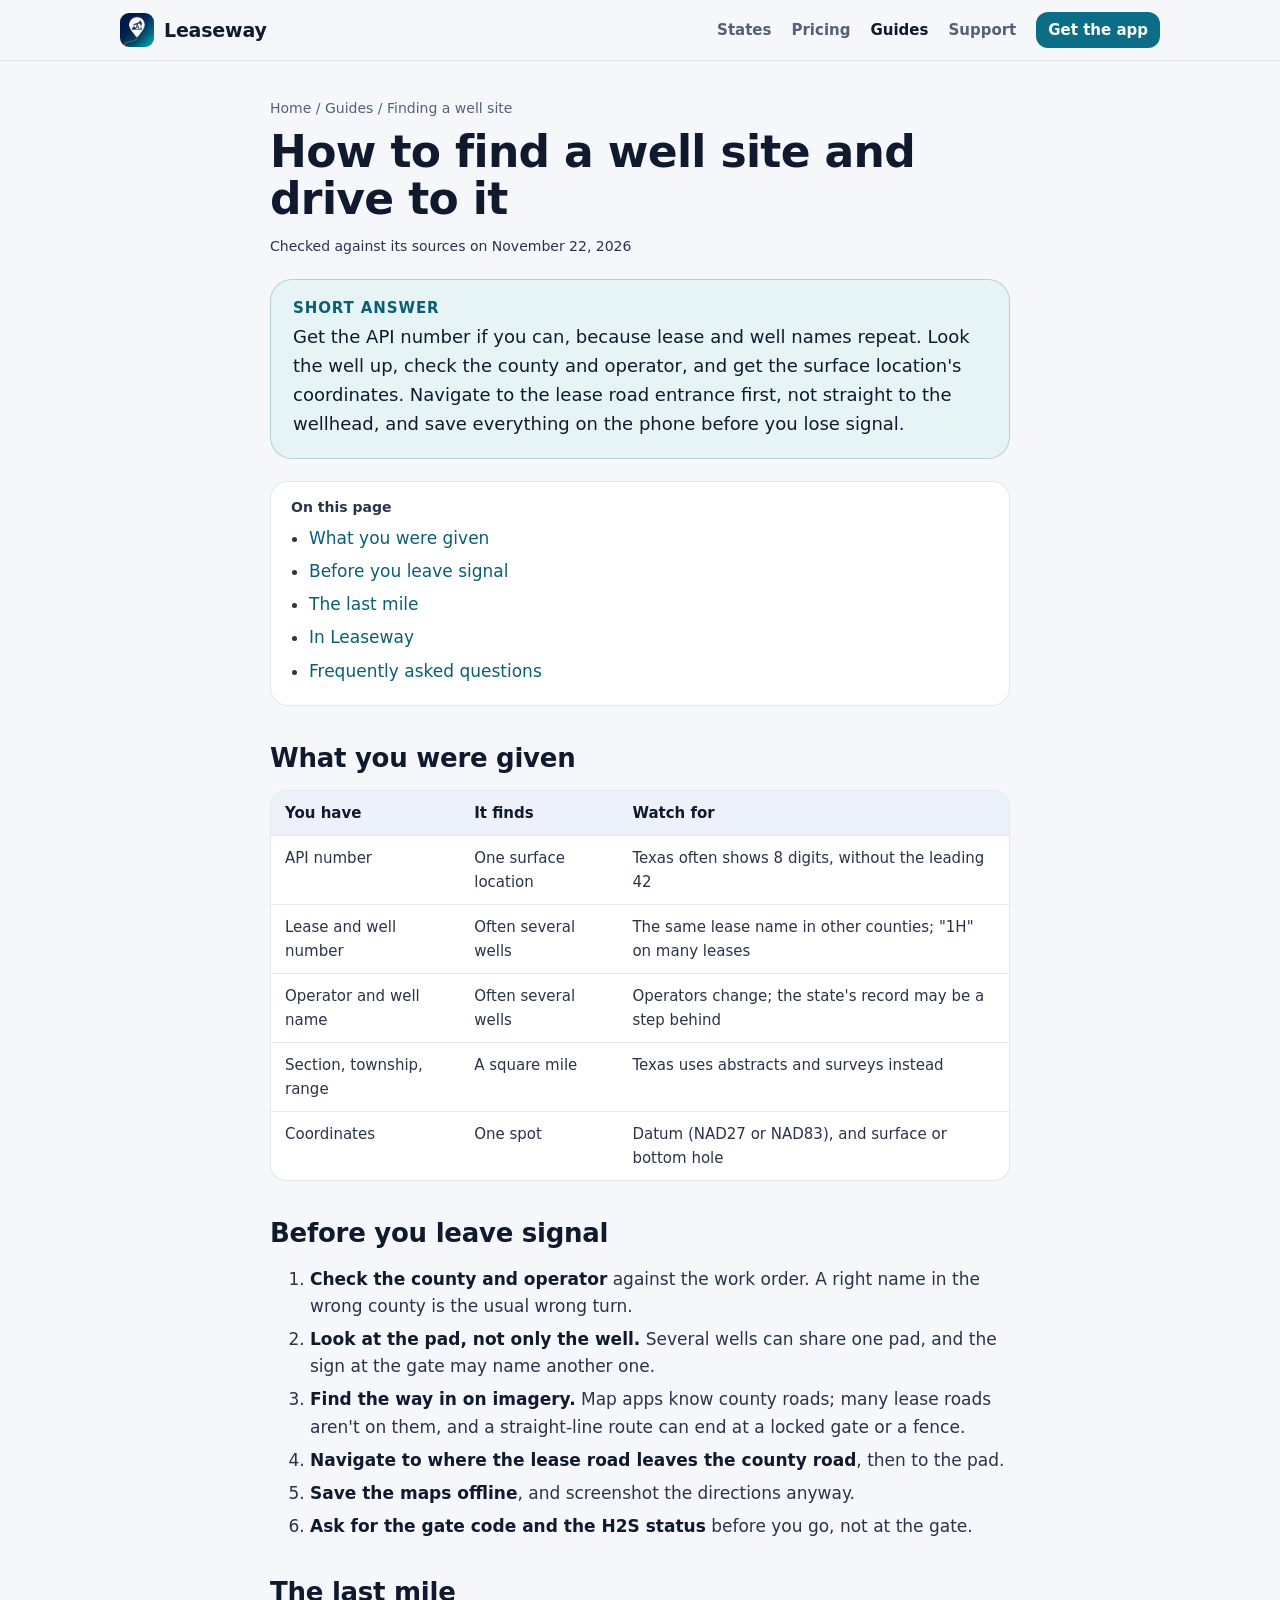
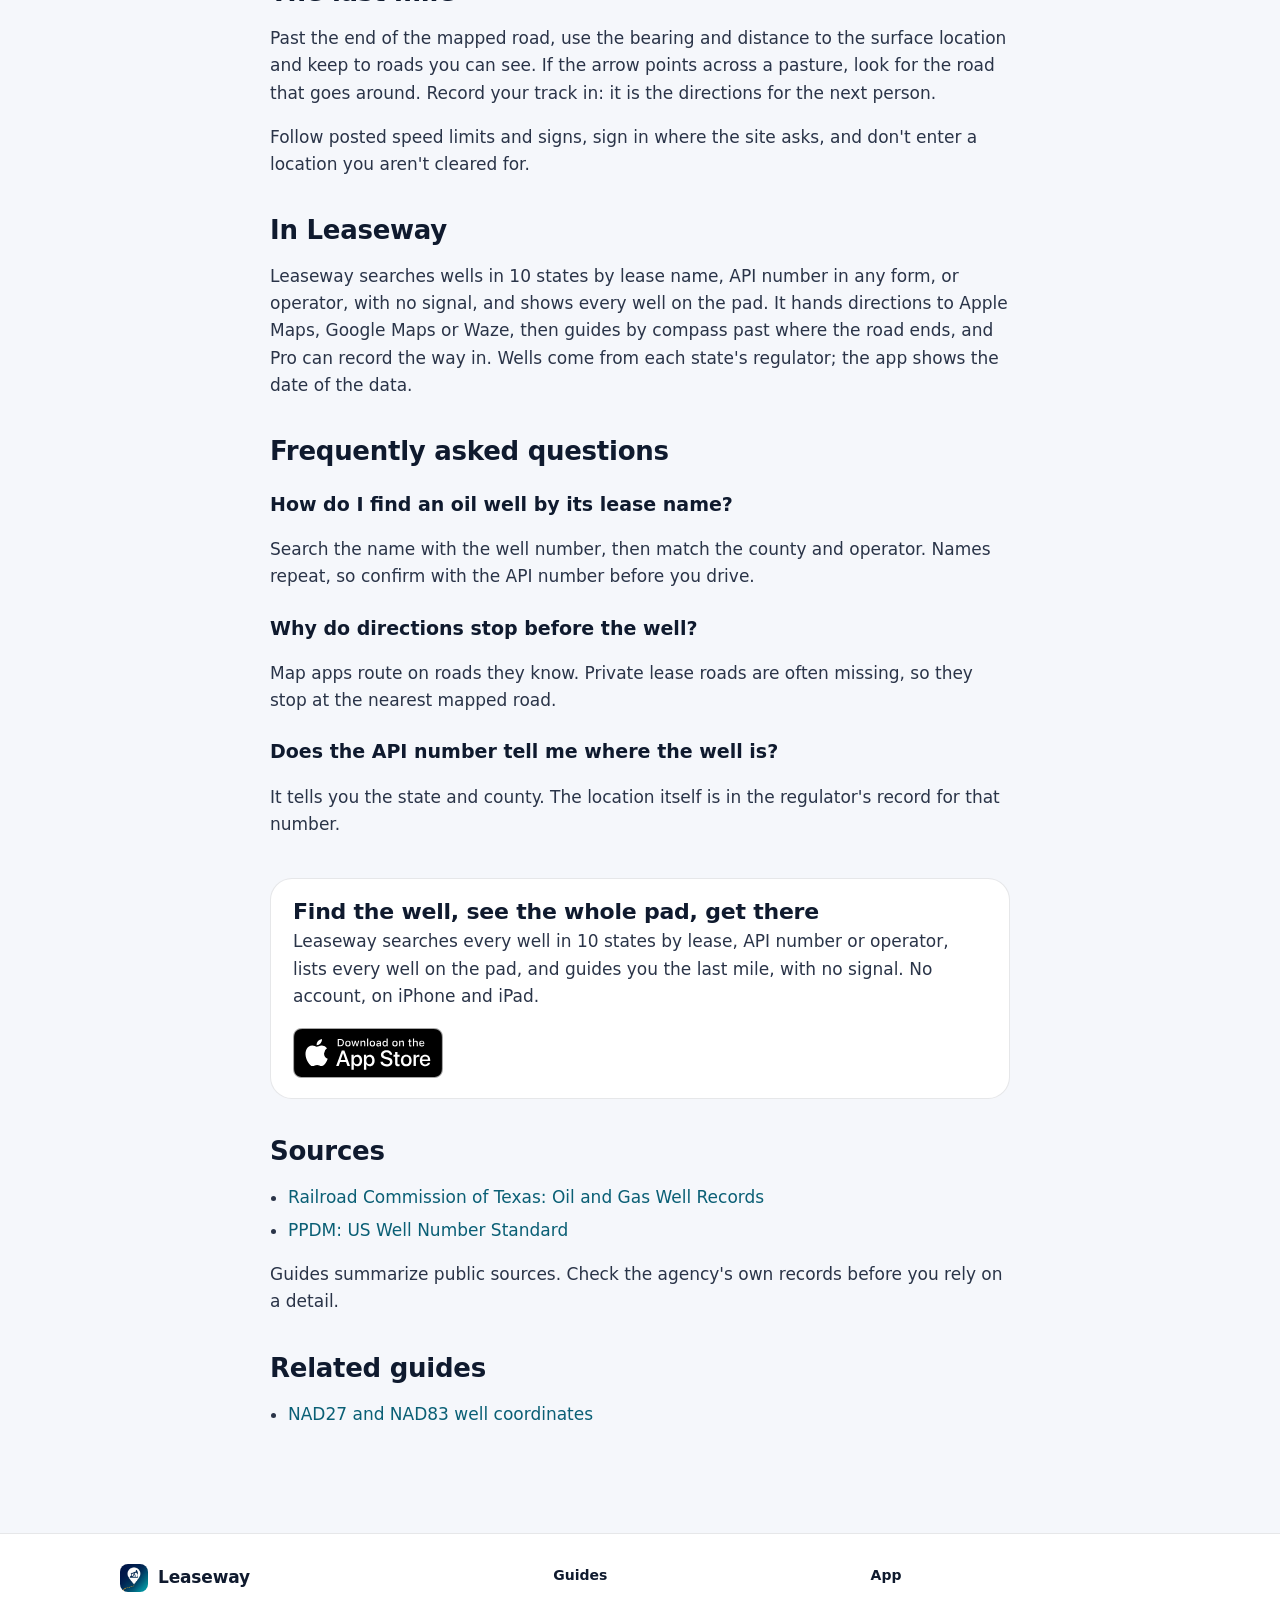
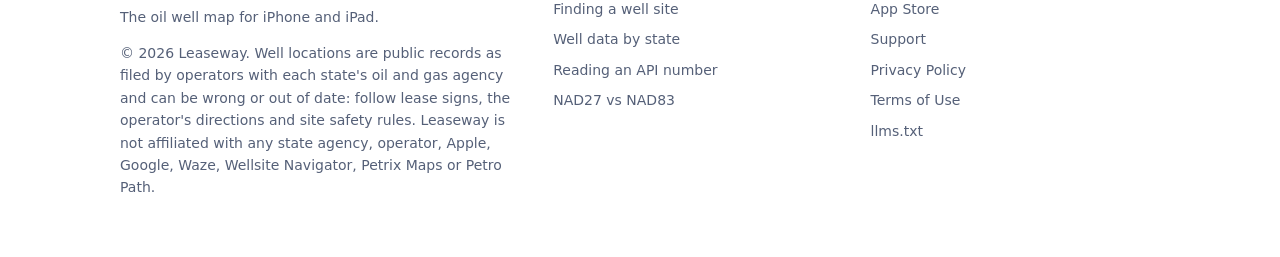
<file: find-a-well-site-and-drive-to-it.html>
<!doctype html>
<html lang="en">
<head>
<meta charset="utf-8">
<meta name="viewport" content="width=device-width, initial-scale=1">
<title>How to Find an Oil Well Site and Drive to It</title>
<meta name="description" content="From a lease name, API number or legal description to the pad, and the last mile after the road ends. What to check before you leave pavement.">
<meta name="robots" content="index,follow,max-snippet:-1,max-image-preview:large">
<link rel="canonical" href="https://coderalert0.github.io/leaseway-site/find-a-well-site-and-drive-to-it.html">
<link rel="alternate" type="text/markdown" href="find-a-well-site-and-drive-to-it.md">
<meta name="color-scheme" content="light dark">
<meta name="theme-color" content="#f5f7fb" media="(prefers-color-scheme: light)">
<meta name="theme-color" content="#0b1020" media="(prefers-color-scheme: dark)">
<meta name="apple-itunes-app" content="app-id=6838147808">
<meta property="og:type" content="article">
<meta property="og:site_name" content="Leaseway">
<meta property="og:title" content="How to Find an Oil Well Site and Drive to It">
<meta property="og:description" content="From a lease name, API number or legal description to the pad, and the last mile after the road ends. What to check before you leave pavement.">
<meta property="og:url" content="https://coderalert0.github.io/leaseway-site/find-a-well-site-and-drive-to-it.html">
<meta property="og:image" content="https://coderalert0.github.io/leaseway-site/img/og.png">
<meta property="og:image:width" content="1200">
<meta property="og:image:height" content="630">
<meta property="og:image:alt" content="Leaseway, the oil well map for iPhone and iPad: every well on the pad, and the way in">
<meta name="twitter:card" content="summary_large_image">
<link rel="icon" type="image/png" sizes="32x32" href="favicon-32.png">
<link rel="apple-touch-icon" href="icon.png">
<link rel="stylesheet" href="style.css">
<link rel="alternate" type="text/plain" title="llms.txt" href="llms.txt">
<script type="application/ld+json">{"@context": "https://schema.org", "@type": "Article", "headline": "How to find a well site and drive to it", "description": "From a lease name, API number or legal description to the pad, and the last mile after the road ends. What to check before you leave pavement.", "datePublished": "2026-11-22", "dateModified": "2026-11-22", "mainEntityOfPage": "https://coderalert0.github.io/leaseway-site/find-a-well-site-and-drive-to-it.html", "image": "https://coderalert0.github.io/leaseway-site/img/og.png", "author": {"@type": "Organization", "name": "Leaseway", "url": "https://coderalert0.github.io/leaseway-site/", "logo": "https://coderalert0.github.io/leaseway-site/img/icon-512.png"}, "publisher": {"@type": "Organization", "name": "Leaseway", "url": "https://coderalert0.github.io/leaseway-site/", "logo": "https://coderalert0.github.io/leaseway-site/img/icon-512.png"}, "inLanguage": "en-US", "citation": ["https://www.rrc.texas.gov/oil-and-gas/research-and-statistics/obtaining-commission-records/oil-and-gas-well-records/", "https://ppdm.org/ppdm/PPDM/IEDS/Well_Identification/US_Well_Number_Standard/PPDM/US_Well_Number_Standard.aspx"]}</script>
<script type="application/ld+json">{"@context": "https://schema.org", "@type": "BreadcrumbList", "itemListElement": [{"@type": "ListItem", "position": 1, "name": "Home", "item": "https://coderalert0.github.io/leaseway-site/"}, {"@type": "ListItem", "position": 2, "name": "Guides", "item": "https://coderalert0.github.io/leaseway-site/#guides"}, {"@type": "ListItem", "position": 3, "name": "Finding a well site", "item": "https://coderalert0.github.io/leaseway-site/find-a-well-site-and-drive-to-it.html"}]}</script>
<script type="application/ld+json">{"@context": "https://schema.org", "@type": "FAQPage", "mainEntity": [{"@type": "Question", "name": "How do I find an oil well by its lease name?", "acceptedAnswer": {"@type": "Answer", "text": "Search the name with the well number, then match the county and operator. Names repeat, so confirm with the API number before you drive."}}, {"@type": "Question", "name": "Why do directions stop before the well?", "acceptedAnswer": {"@type": "Answer", "text": "Map apps route on roads they know. Private lease roads are often missing, so they stop at the nearest mapped road."}}, {"@type": "Question", "name": "Does the API number tell me where the well is?", "acceptedAnswer": {"@type": "Answer", "text": "It tells you the state and county. The location itself is in the regulator's record for that number."}}]}</script>
</head>
<body>
<a class="skip" href="#main">Skip to content</a>
<header class="topbar">
  <div class="topbar-in">
    <a class="brand" href="./"><img src="icon.png" alt="" width="34" height="34"><span>Leaseway</span></a>
    <nav class="nav" aria-label="Site">
      <a class="hide-sm" href="./#states">States</a>
      <a class="hide-sm" href="./#pricing">Pricing</a>
      <a class="hide-sm" href="./#guides" aria-current="page">Guides</a>
      <a href="support.html">Support</a>
      <a class="nav-cta" href="https://apps.apple.com/us/app/id6838147808">Get the app</a>
    </nav>
  </div>
</header>
<main id="main">
<div class="guide">
<nav class="crumbs" aria-label="Breadcrumb"><a href="./">Home</a> <span aria-hidden="true">/</span> <a href="./#guides">Guides</a> <span aria-hidden="true">/</span> <span>Finding a well site</span></nav>
<article>
<h1>How to find a well site and drive to it</h1>
<p class="updated">Checked against its sources on <time datetime="2026-11-22">November 22, 2026</time></p>
<div class="answer"><h2>Short answer</h2><p>Get the API number if you can, because lease and well names repeat. Look the well up, check the county and operator, and get the surface location&#x27;s coordinates. Navigate to the lease road entrance first, not straight to the wellhead, and save everything on the phone before you lose signal.</p></div>
<nav class="toc" aria-label="On this page"><p class="foot-title">On this page</p><ul><li><a href="#what-you-were-given">What you were given</a></li><li><a href="#before-you-leave-signal">Before you leave signal</a></li><li><a href="#the-last-mile">The last mile</a></li><li><a href="#in-leaseway">In Leaseway</a></li><li><a href="#frequently-asked-questions">Frequently asked questions</a></li></ul></nav>
<h2 id="what-you-were-given">What you were given</h2>
<div class="table-wrap"><table>
<thead>
<tr>
<th>You have</th>
<th>It finds</th>
<th>Watch for</th>
</tr>
</thead>
<tbody>
<tr>
<td>API number</td>
<td>One surface location</td>
<td>Texas often shows 8 digits, without the leading 42</td>
</tr>
<tr>
<td>Lease and well number</td>
<td>Often several wells</td>
<td>The same lease name in other counties; "1H" on many leases</td>
</tr>
<tr>
<td>Operator and well name</td>
<td>Often several wells</td>
<td>Operators change; the state's record may be a step behind</td>
</tr>
<tr>
<td>Section, township, range</td>
<td>A square mile</td>
<td>Texas uses abstracts and surveys instead</td>
</tr>
<tr>
<td>Coordinates</td>
<td>One spot</td>
<td>Datum (NAD27 or NAD83), and surface or bottom hole</td>
</tr>
</tbody>
</table></div>
<h2 id="before-you-leave-signal">Before you leave signal</h2>
<ol>
<li><strong>Check the county and operator</strong> against the work order. A right name in the wrong county is the usual wrong turn.</li>
<li><strong>Look at the pad, not only the well.</strong> Several wells can share one pad, and the sign at the gate may name another one.</li>
<li><strong>Find the way in on imagery.</strong> Map apps know county roads; many lease roads aren't on them, and a straight-line route can end at a locked gate or a fence.</li>
<li><strong>Navigate to where the lease road leaves the county road</strong>, then to the pad.</li>
<li><strong>Save the maps offline</strong>, and screenshot the directions anyway.</li>
<li><strong>Ask for the gate code and the H2S status</strong> before you go, not at the gate.</li>
</ol>
<h2 id="the-last-mile">The last mile</h2>
<p>Past the end of the mapped road, use the bearing and distance to the surface location and keep to roads you can see. If the arrow points across a pasture, look for the road that goes around. Record your track in: it is the directions for the next person.</p>
<p>Follow posted speed limits and signs, sign in where the site asks, and don't enter a location you aren't cleared for.</p>
<h2 id="in-leaseway">In Leaseway</h2>
<p>Leaseway searches wells in 10 states by lease name, API number in any form, or operator, with no signal, and shows every well on the pad. It hands directions to Apple Maps, Google Maps or Waze, then guides by compass past where the road ends, and Pro can record the way in. Wells come from each state's regulator; the app shows the date of the data.</p>
<h2 id="frequently-asked-questions">Frequently asked questions</h2>
<h3 id="how-do-i-find-an-oil-well-by-its-lease-name">How do I find an oil well by its lease name?</h3>
<p>Search the name with the well number, then match the county and operator. Names repeat, so confirm with the API number before you drive.</p>
<h3 id="why-do-directions-stop-before-the-well">Why do directions stop before the well?</h3>
<p>Map apps route on roads they know. Private lease roads are often missing, so they stop at the nearest mapped road.</p>
<h3 id="does-the-api-number-tell-me-where-the-well-is">Does the API number tell me where the well is?</h3>
<p>It tells you the state and county. The location itself is in the regulator's record for that number.</p>
<aside class="app-cta">
  <div><h2>Find the well, see the whole pad, get there</h2><p>Leaseway searches every well in 10 states by lease, API number or operator, lists every well on the pad, and guides you the last mile, with no signal. No account, on iPhone and iPad.</p></div>
  <a class="badge" href="https://apps.apple.com/us/app/id6838147808"><img src="img/app-store-badge.svg" alt="Download on the App Store" width="150" height="50"></a>
</aside>
<section class="sources"><h2>Sources</h2><ul><li><a href="https://www.rrc.texas.gov/oil-and-gas/research-and-statistics/obtaining-commission-records/oil-and-gas-well-records/" rel="noopener">Railroad Commission of Texas: Oil and Gas Well Records</a></li><li><a href="https://ppdm.org/ppdm/PPDM/IEDS/Well_Identification/US_Well_Number_Standard/PPDM/US_Well_Number_Standard.aspx" rel="noopener">PPDM: US Well Number Standard</a></li></ul><p class="muted">Guides summarize public sources. Check the agency's own records before you rely on a detail.</p></section>
<section class="related"><h2>Related guides</h2><ul><li><a href="nad27-nad83-well-coordinates.html">NAD27 and NAD83 well coordinates</a></li></ul></section>
</article>
</div>
</main>
<footer>
  <div class="in">
    <div class="foot-about">
      <a class="brand" href="./"><img src="icon.png" alt="" width="28" height="28"><span>Leaseway</span></a>
      <p>The oil well map for iPhone and iPad.</p>
      <p>© 2026 Leaseway. Well locations are public records as filed by operators with each state's oil and gas agency and can be wrong or out of date: follow lease signs, the operator's directions and site safety rules. Leaseway is not affiliated with any state agency, operator, Apple, Google, Waze, Wellsite Navigator, Petrix Maps or Petro Path.</p>
    </div>
    <nav aria-label="Guides"><p class="foot-title">Guides</p><a href="find-a-well-site-and-drive-to-it.html">Finding a well site</a><a href="oil-gas-well-data-by-state.html">Well data by state</a><a href="how-to-read-an-api-well-number.html">Reading an API number</a><a href="nad27-nad83-well-coordinates.html">NAD27 vs NAD83</a></nav>
    <nav aria-label="App"><p class="foot-title">App</p><a href="https://apps.apple.com/us/app/id6838147808">App Store</a><a href="support.html">Support</a><a href="privacy.html">Privacy Policy</a><a href="terms.html">Terms of Use</a><a href="llms.txt">llms.txt</a></nav>
  </div>
</footer>
<script src="site.js"></script>
</body>
</html>
</file>
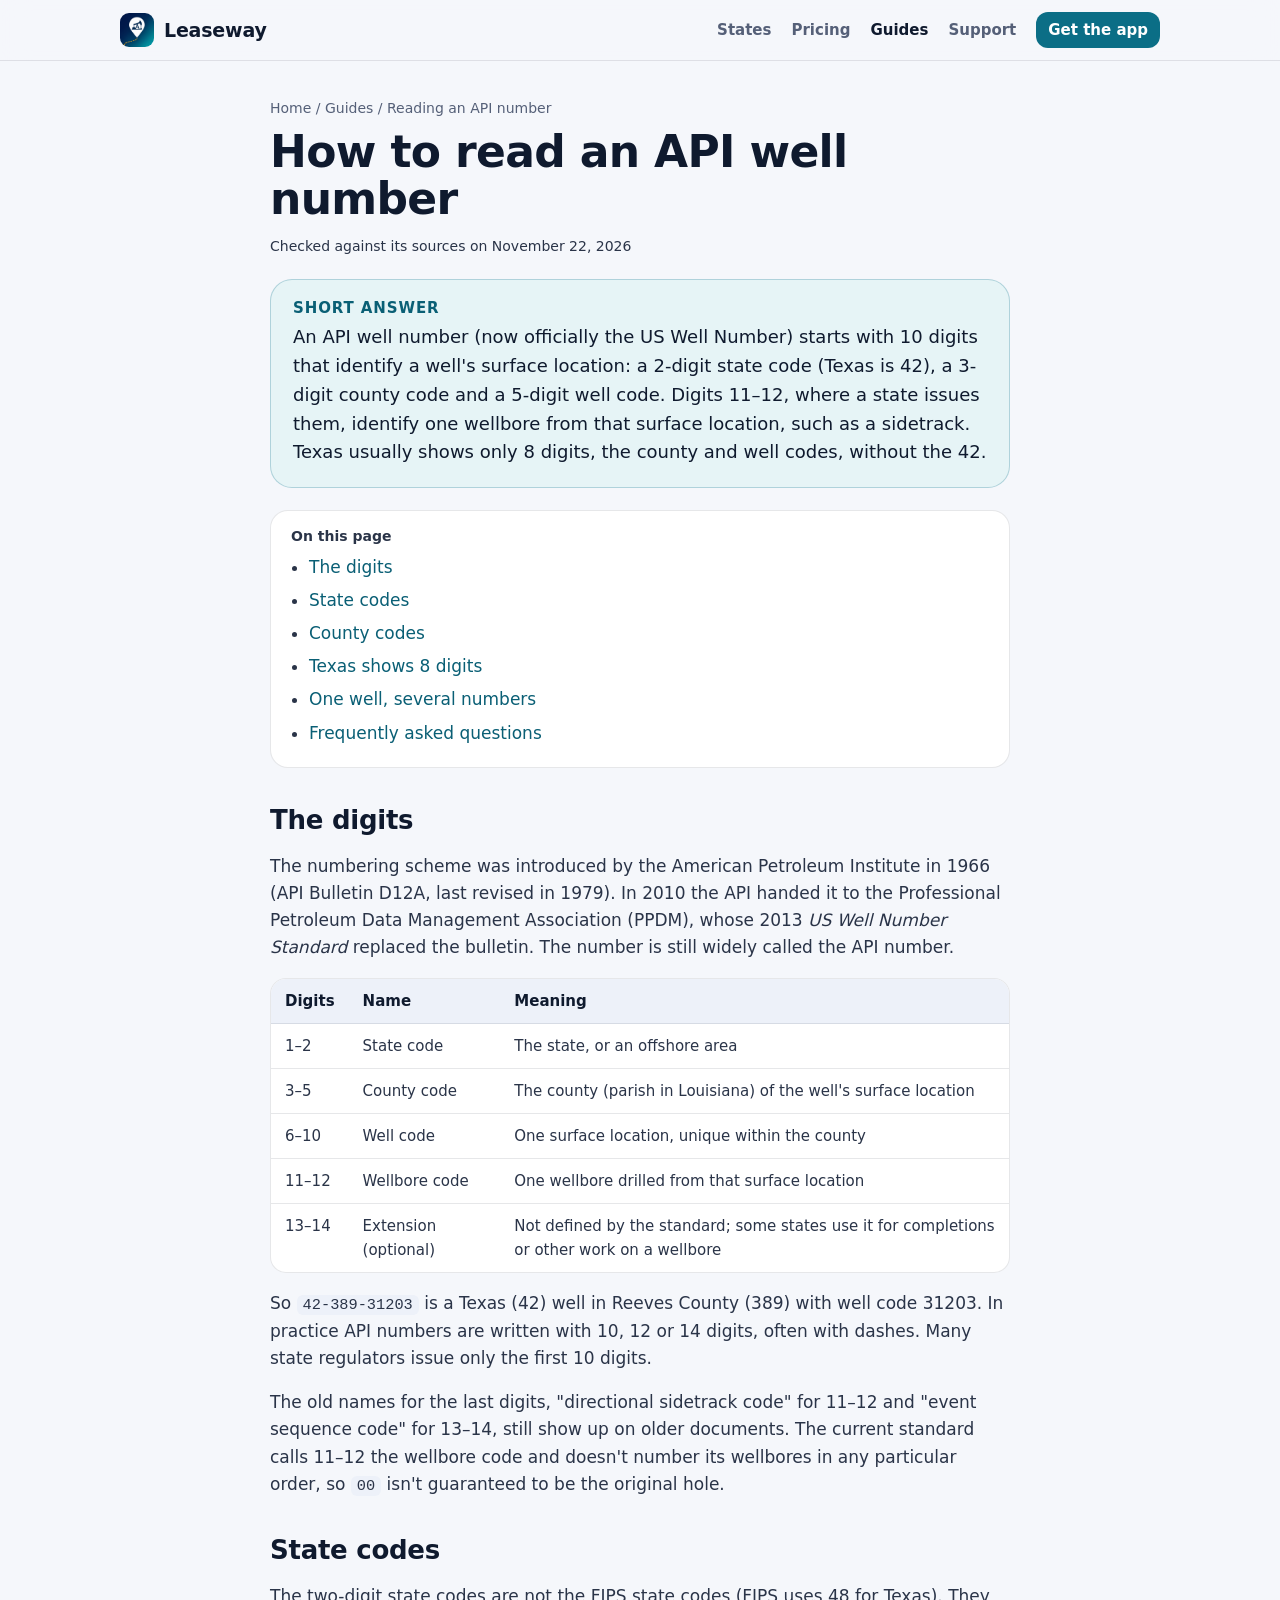
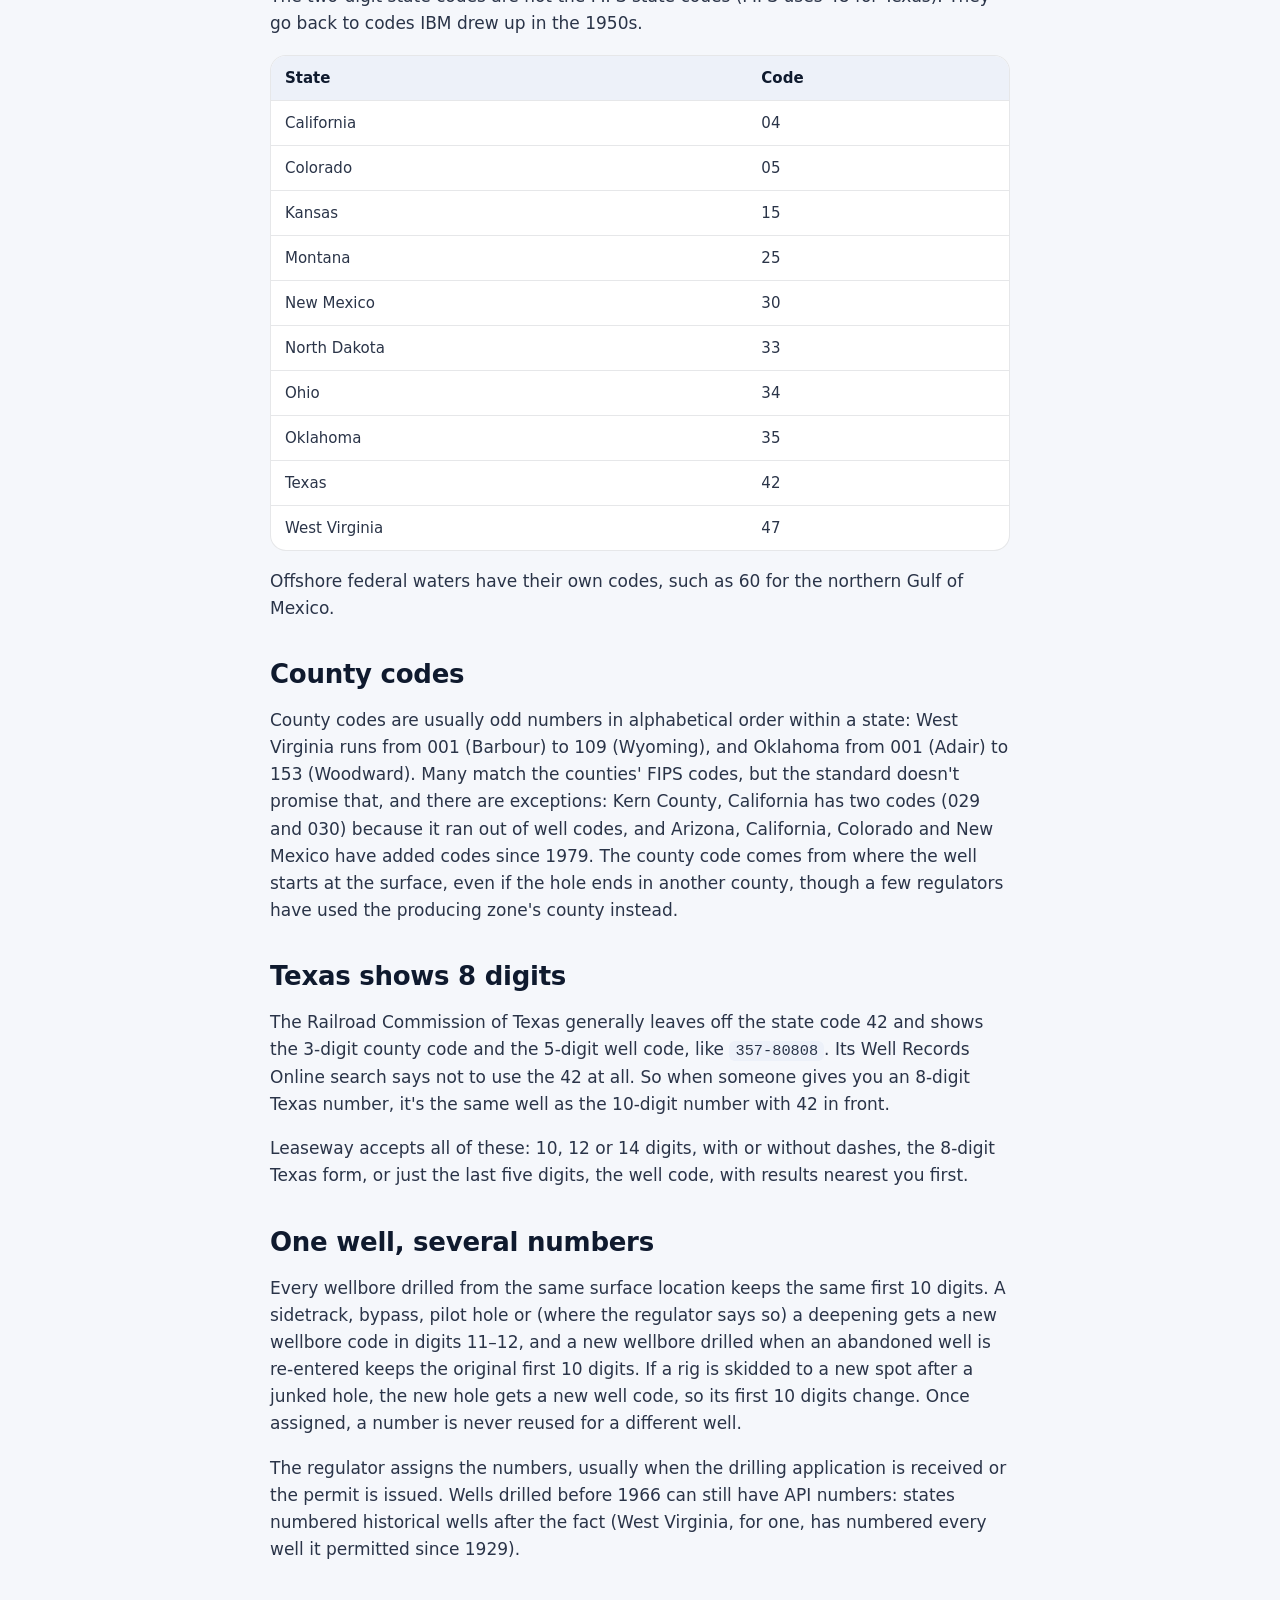
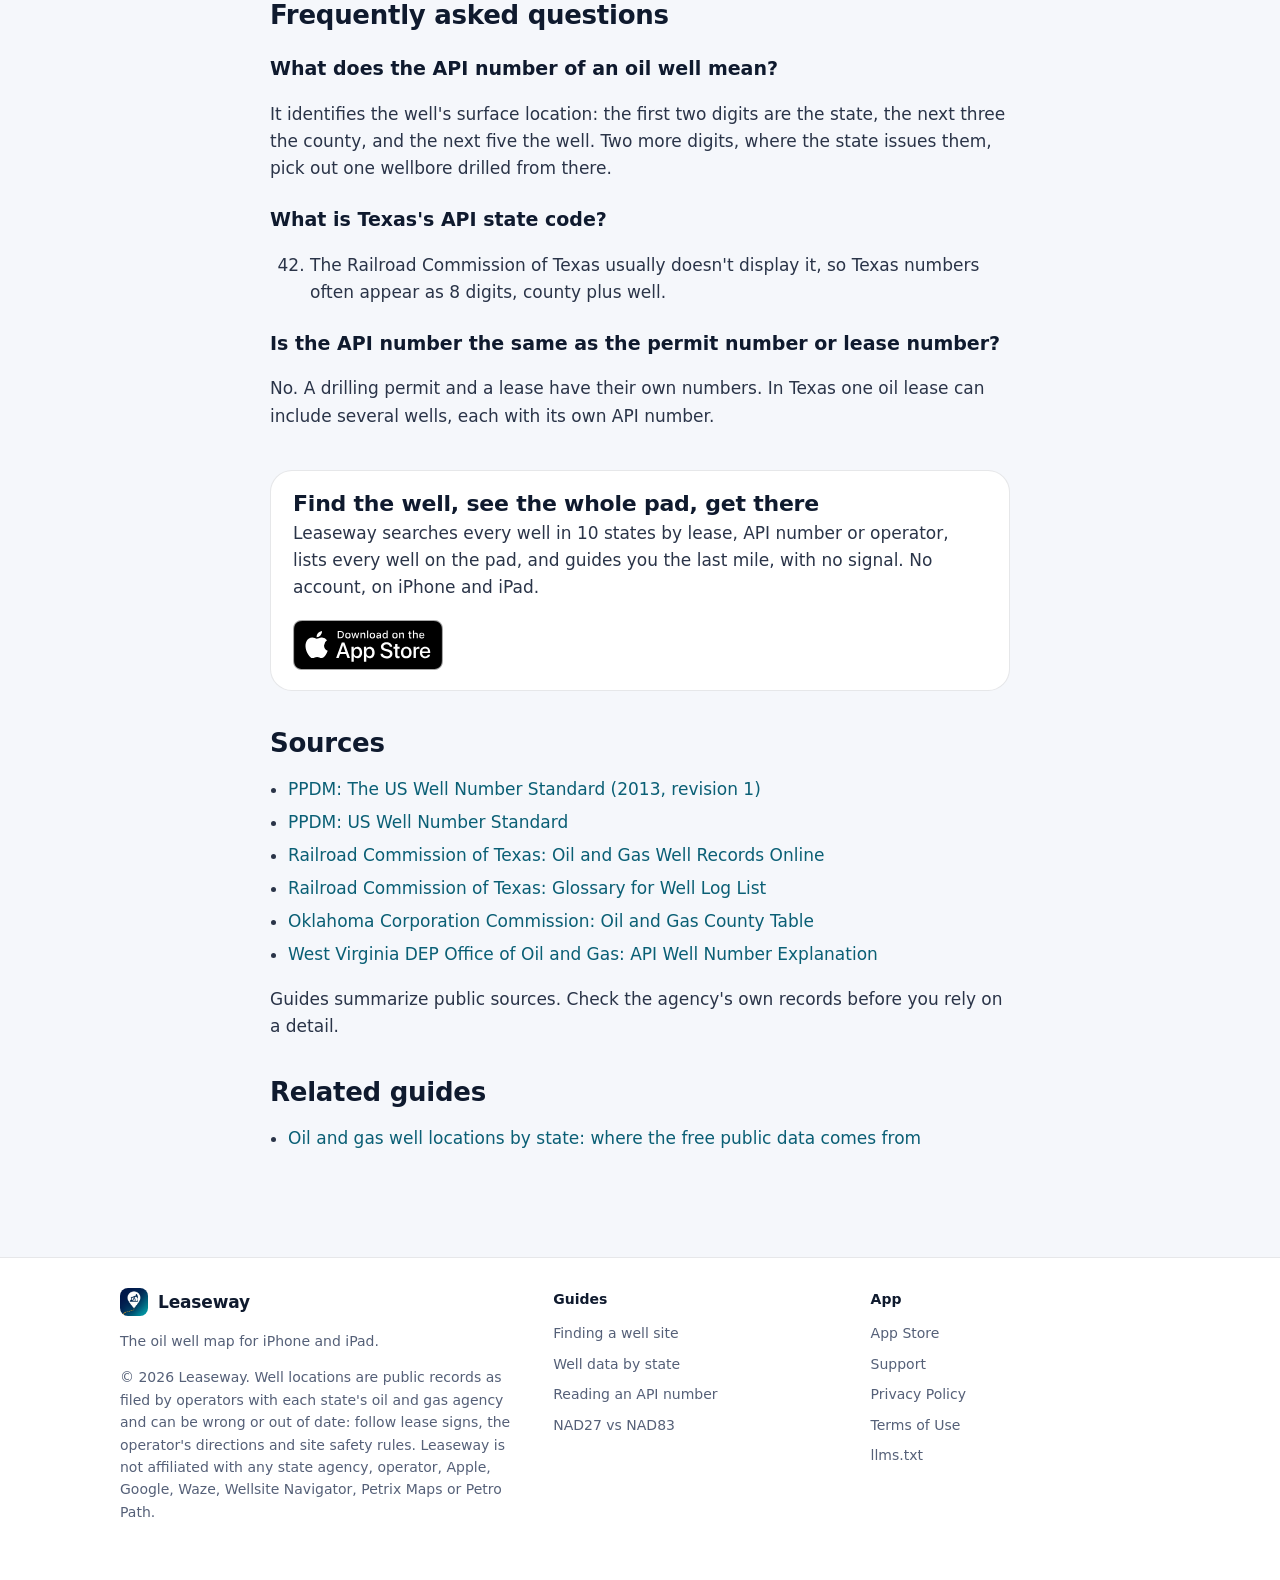
<file: how-to-read-an-api-well-number.html>
<!doctype html>
<html lang="en">
<head>
<meta charset="utf-8">
<meta name="viewport" content="width=device-width, initial-scale=1">
<title>How to Read an API Well Number (US Well Number), Digit by Digit</title>
<meta name="description" content="What each digit of an API well number means, the state codes (Texas 42, New Mexico 30, Oklahoma 35), why Texas shows 8 digits, and why one well has several numbers.">
<meta name="robots" content="index,follow,max-snippet:-1,max-image-preview:large">
<link rel="canonical" href="https://coderalert0.github.io/leaseway-site/how-to-read-an-api-well-number.html">
<link rel="alternate" type="text/markdown" href="how-to-read-an-api-well-number.md">
<meta name="color-scheme" content="light dark">
<meta name="theme-color" content="#f5f7fb" media="(prefers-color-scheme: light)">
<meta name="theme-color" content="#0b1020" media="(prefers-color-scheme: dark)">
<meta name="apple-itunes-app" content="app-id=6838147808">
<meta property="og:type" content="article">
<meta property="og:site_name" content="Leaseway">
<meta property="og:title" content="How to Read an API Well Number (US Well Number), Digit by Digit">
<meta property="og:description" content="What each digit of an API well number means, the state codes (Texas 42, New Mexico 30, Oklahoma 35), why Texas shows 8 digits, and why one well has several numbers.">
<meta property="og:url" content="https://coderalert0.github.io/leaseway-site/how-to-read-an-api-well-number.html">
<meta property="og:image" content="https://coderalert0.github.io/leaseway-site/img/og.png">
<meta property="og:image:width" content="1200">
<meta property="og:image:height" content="630">
<meta property="og:image:alt" content="Leaseway, the oil well map for iPhone and iPad: every well on the pad, and the way in">
<meta name="twitter:card" content="summary_large_image">
<link rel="icon" type="image/png" sizes="32x32" href="favicon-32.png">
<link rel="apple-touch-icon" href="icon.png">
<link rel="stylesheet" href="style.css">
<link rel="alternate" type="text/plain" title="llms.txt" href="llms.txt">
<script type="application/ld+json">{"@context": "https://schema.org", "@type": "Article", "headline": "How to read an API well number", "description": "What each digit of an API well number means, the state codes (Texas 42, New Mexico 30, Oklahoma 35), why Texas shows 8 digits, and why one well has several numbers.", "datePublished": "2026-11-22", "dateModified": "2026-11-22", "mainEntityOfPage": "https://coderalert0.github.io/leaseway-site/how-to-read-an-api-well-number.html", "image": "https://coderalert0.github.io/leaseway-site/img/og.png", "author": {"@type": "Organization", "name": "Leaseway", "url": "https://coderalert0.github.io/leaseway-site/", "logo": "https://coderalert0.github.io/leaseway-site/img/icon-512.png"}, "publisher": {"@type": "Organization", "name": "Leaseway", "url": "https://coderalert0.github.io/leaseway-site/", "logo": "https://coderalert0.github.io/leaseway-site/img/icon-512.png"}, "inLanguage": "en-US", "citation": ["https://dl.ppdm.org/dl/1209", "https://ppdm.org/ppdm/PPDM/IEDS/Well_Identification/US_Well_Number_Standard/PPDM/US_Well_Number_Standard.aspx", "https://rrc.texas.gov/oil-and-gas/research-and-statistics/obtaining-commission-records/oil-and-gas-well-records-online", "https://www.rrc.texas.gov/oil-and-gas/research-and-statistics/obtaining-commission-records/glossary-for-well-log-list/", "https://oklahoma.gov/occ/divisions/oil-gas/county-table.html", "https://dep.wv.gov/oil-and-gas/GI/API_Explanation/Pages/default.aspx"]}</script>
<script type="application/ld+json">{"@context": "https://schema.org", "@type": "BreadcrumbList", "itemListElement": [{"@type": "ListItem", "position": 1, "name": "Home", "item": "https://coderalert0.github.io/leaseway-site/"}, {"@type": "ListItem", "position": 2, "name": "Guides", "item": "https://coderalert0.github.io/leaseway-site/#guides"}, {"@type": "ListItem", "position": 3, "name": "Reading an API number", "item": "https://coderalert0.github.io/leaseway-site/how-to-read-an-api-well-number.html"}]}</script>
<script type="application/ld+json">{"@context": "https://schema.org", "@type": "FAQPage", "mainEntity": [{"@type": "Question", "name": "What does the API number of an oil well mean?", "acceptedAnswer": {"@type": "Answer", "text": "It identifies the well's surface location: the first two digits are the state, the next three the county, and the next five the well. Two more digits, where the state issues them, pick out one wellbore drilled from there."}}, {"@type": "Question", "name": "What is Texas's API state code?", "acceptedAnswer": {"@type": "Answer", "text": "42. The Railroad Commission of Texas usually doesn't display it, so Texas numbers often appear as 8 digits, county plus well."}}, {"@type": "Question", "name": "Is the API number the same as the permit number or lease number?", "acceptedAnswer": {"@type": "Answer", "text": "No. A drilling permit and a lease have their own numbers. In Texas one oil lease can include several wells, each with its own API number."}}]}</script>
</head>
<body>
<a class="skip" href="#main">Skip to content</a>
<header class="topbar">
  <div class="topbar-in">
    <a class="brand" href="./"><img src="icon.png" alt="" width="34" height="34"><span>Leaseway</span></a>
    <nav class="nav" aria-label="Site">
      <a class="hide-sm" href="./#states">States</a>
      <a class="hide-sm" href="./#pricing">Pricing</a>
      <a class="hide-sm" href="./#guides" aria-current="page">Guides</a>
      <a href="support.html">Support</a>
      <a class="nav-cta" href="https://apps.apple.com/us/app/id6838147808">Get the app</a>
    </nav>
  </div>
</header>
<main id="main">
<div class="guide">
<nav class="crumbs" aria-label="Breadcrumb"><a href="./">Home</a> <span aria-hidden="true">/</span> <a href="./#guides">Guides</a> <span aria-hidden="true">/</span> <span>Reading an API number</span></nav>
<article>
<h1>How to read an API well number</h1>
<p class="updated">Checked against its sources on <time datetime="2026-11-22">November 22, 2026</time></p>
<div class="answer"><h2>Short answer</h2><p>An API well number (now officially the US Well Number) starts with 10 digits that identify a well&#x27;s surface location: a 2-digit state code (Texas is 42), a 3-digit county code and a 5-digit well code. Digits 11–12, where a state issues them, identify one wellbore from that surface location, such as a sidetrack. Texas usually shows only 8 digits, the county and well codes, without the 42.</p></div>
<nav class="toc" aria-label="On this page"><p class="foot-title">On this page</p><ul><li><a href="#the-digits">The digits</a></li><li><a href="#state-codes">State codes</a></li><li><a href="#county-codes">County codes</a></li><li><a href="#texas-shows-8-digits">Texas shows 8 digits</a></li><li><a href="#one-well-several-numbers">One well, several numbers</a></li><li><a href="#frequently-asked-questions">Frequently asked questions</a></li></ul></nav>
<h2 id="the-digits">The digits</h2>
<p>The numbering scheme was introduced by the American Petroleum Institute in 1966 (API Bulletin D12A, last revised in 1979). In 2010 the API handed it to the Professional Petroleum Data Management Association (PPDM), whose 2013 <em>US Well Number Standard</em> replaced the bulletin. The number is still widely called the API number.</p>
<div class="table-wrap"><table>
<thead>
<tr>
<th>Digits</th>
<th>Name</th>
<th>Meaning</th>
</tr>
</thead>
<tbody>
<tr>
<td>1–2</td>
<td>State code</td>
<td>The state, or an offshore area</td>
</tr>
<tr>
<td>3–5</td>
<td>County code</td>
<td>The county (parish in Louisiana) of the well's surface location</td>
</tr>
<tr>
<td>6–10</td>
<td>Well code</td>
<td>One surface location, unique within the county</td>
</tr>
<tr>
<td>11–12</td>
<td>Wellbore code</td>
<td>One wellbore drilled from that surface location</td>
</tr>
<tr>
<td>13–14</td>
<td>Extension (optional)</td>
<td>Not defined by the standard; some states use it for completions or other work on a wellbore</td>
</tr>
</tbody>
</table></div>
<p>So <code>42-389-31203</code> is a Texas (42) well in Reeves County (389) with well code 31203. In practice API numbers are written with 10, 12 or 14 digits, often with dashes. Many state regulators issue only the first 10 digits.</p>
<p>The old names for the last digits, "directional sidetrack code" for 11–12 and "event sequence code" for 13–14, still show up on older documents. The current standard calls 11–12 the wellbore code and doesn't number its wellbores in any particular order, so <code>00</code> isn't guaranteed to be the original hole.</p>
<h2 id="state-codes">State codes</h2>
<p>The two-digit state codes are not the FIPS state codes (FIPS uses 48 for Texas). They go back to codes IBM drew up in the 1950s.</p>
<div class="table-wrap"><table>
<thead>
<tr>
<th>State</th>
<th>Code</th>
</tr>
</thead>
<tbody>
<tr>
<td>California</td>
<td>04</td>
</tr>
<tr>
<td>Colorado</td>
<td>05</td>
</tr>
<tr>
<td>Kansas</td>
<td>15</td>
</tr>
<tr>
<td>Montana</td>
<td>25</td>
</tr>
<tr>
<td>New Mexico</td>
<td>30</td>
</tr>
<tr>
<td>North Dakota</td>
<td>33</td>
</tr>
<tr>
<td>Ohio</td>
<td>34</td>
</tr>
<tr>
<td>Oklahoma</td>
<td>35</td>
</tr>
<tr>
<td>Texas</td>
<td>42</td>
</tr>
<tr>
<td>West Virginia</td>
<td>47</td>
</tr>
</tbody>
</table></div>
<p>Offshore federal waters have their own codes, such as 60 for the northern Gulf of Mexico.</p>
<h2 id="county-codes">County codes</h2>
<p>County codes are usually odd numbers in alphabetical order within a state: West Virginia runs from 001 (Barbour) to 109 (Wyoming), and Oklahoma from 001 (Adair) to 153 (Woodward). Many match the counties' FIPS codes, but the standard doesn't promise that, and there are exceptions: Kern County, California has two codes (029 and 030) because it ran out of well codes, and Arizona, California, Colorado and New Mexico have added codes since 1979. The county code comes from where the well starts at the surface, even if the hole ends in another county, though a few regulators have used the producing zone's county instead.</p>
<h2 id="texas-shows-8-digits">Texas shows 8 digits</h2>
<p>The Railroad Commission of Texas generally leaves off the state code 42 and shows the 3-digit county code and the 5-digit well code, like <code>357-80808</code>. Its Well Records Online search says not to use the 42 at all. So when someone gives you an 8-digit Texas number, it's the same well as the 10-digit number with 42 in front.</p>
<p>Leaseway accepts all of these: 10, 12 or 14 digits, with or without dashes, the 8-digit Texas form, or just the last five digits, the well code, with results nearest you first.</p>
<h2 id="one-well-several-numbers">One well, several numbers</h2>
<p>Every wellbore drilled from the same surface location keeps the same first 10 digits. A sidetrack, bypass, pilot hole or (where the regulator says so) a deepening gets a new wellbore code in digits 11–12, and a new wellbore drilled when an abandoned well is re-entered keeps the original first 10 digits. If a rig is skidded to a new spot after a junked hole, the new hole gets a new well code, so its first 10 digits change. Once assigned, a number is never reused for a different well.</p>
<p>The regulator assigns the numbers, usually when the drilling application is received or the permit is issued. Wells drilled before 1966 can still have API numbers: states numbered historical wells after the fact (West Virginia, for one, has numbered every well it permitted since 1929).</p>
<h2 id="frequently-asked-questions">Frequently asked questions</h2>
<h3 id="what-does-the-api-number-of-an-oil-well-mean">What does the API number of an oil well mean?</h3>
<p>It identifies the well's surface location: the first two digits are the state, the next three the county, and the next five the well. Two more digits, where the state issues them, pick out one wellbore drilled from there.</p>
<h3 id="what-is-texass-api-state-code">What is Texas's API state code?</h3>
<ol start="42">
<li>The Railroad Commission of Texas usually doesn't display it, so Texas numbers often appear as 8 digits, county plus well.</li>
</ol>
<h3 id="is-the-api-number-the-same-as-the-permit-number-or-lease-number">Is the API number the same as the permit number or lease number?</h3>
<p>No. A drilling permit and a lease have their own numbers. In Texas one oil lease can include several wells, each with its own API number.</p>
<aside class="app-cta">
  <div><h2>Find the well, see the whole pad, get there</h2><p>Leaseway searches every well in 10 states by lease, API number or operator, lists every well on the pad, and guides you the last mile, with no signal. No account, on iPhone and iPad.</p></div>
  <a class="badge" href="https://apps.apple.com/us/app/id6838147808"><img src="img/app-store-badge.svg" alt="Download on the App Store" width="150" height="50"></a>
</aside>
<section class="sources"><h2>Sources</h2><ul><li><a href="https://dl.ppdm.org/dl/1209" rel="noopener">PPDM: The US Well Number Standard (2013, revision 1)</a></li><li><a href="https://ppdm.org/ppdm/PPDM/IEDS/Well_Identification/US_Well_Number_Standard/PPDM/US_Well_Number_Standard.aspx" rel="noopener">PPDM: US Well Number Standard</a></li><li><a href="https://rrc.texas.gov/oil-and-gas/research-and-statistics/obtaining-commission-records/oil-and-gas-well-records-online" rel="noopener">Railroad Commission of Texas: Oil and Gas Well Records Online</a></li><li><a href="https://www.rrc.texas.gov/oil-and-gas/research-and-statistics/obtaining-commission-records/glossary-for-well-log-list/" rel="noopener">Railroad Commission of Texas: Glossary for Well Log List</a></li><li><a href="https://oklahoma.gov/occ/divisions/oil-gas/county-table.html" rel="noopener">Oklahoma Corporation Commission: Oil and Gas County Table</a></li><li><a href="https://dep.wv.gov/oil-and-gas/GI/API_Explanation/Pages/default.aspx" rel="noopener">West Virginia DEP Office of Oil and Gas: API Well Number Explanation</a></li></ul><p class="muted">Guides summarize public sources. Check the agency's own records before you rely on a detail.</p></section>
<section class="related"><h2>Related guides</h2><ul><li><a href="oil-gas-well-data-by-state.html">Oil and gas well locations by state: where the free public data comes from</a></li></ul></section>
</article>
</div>
</main>
<footer>
  <div class="in">
    <div class="foot-about">
      <a class="brand" href="./"><img src="icon.png" alt="" width="28" height="28"><span>Leaseway</span></a>
      <p>The oil well map for iPhone and iPad.</p>
      <p>© 2026 Leaseway. Well locations are public records as filed by operators with each state's oil and gas agency and can be wrong or out of date: follow lease signs, the operator's directions and site safety rules. Leaseway is not affiliated with any state agency, operator, Apple, Google, Waze, Wellsite Navigator, Petrix Maps or Petro Path.</p>
    </div>
    <nav aria-label="Guides"><p class="foot-title">Guides</p><a href="find-a-well-site-and-drive-to-it.html">Finding a well site</a><a href="oil-gas-well-data-by-state.html">Well data by state</a><a href="how-to-read-an-api-well-number.html">Reading an API number</a><a href="nad27-nad83-well-coordinates.html">NAD27 vs NAD83</a></nav>
    <nav aria-label="App"><p class="foot-title">App</p><a href="https://apps.apple.com/us/app/id6838147808">App Store</a><a href="support.html">Support</a><a href="privacy.html">Privacy Policy</a><a href="terms.html">Terms of Use</a><a href="llms.txt">llms.txt</a></nav>
  </div>
</footer>
<script src="site.js"></script>
</body>
</html>
</file>
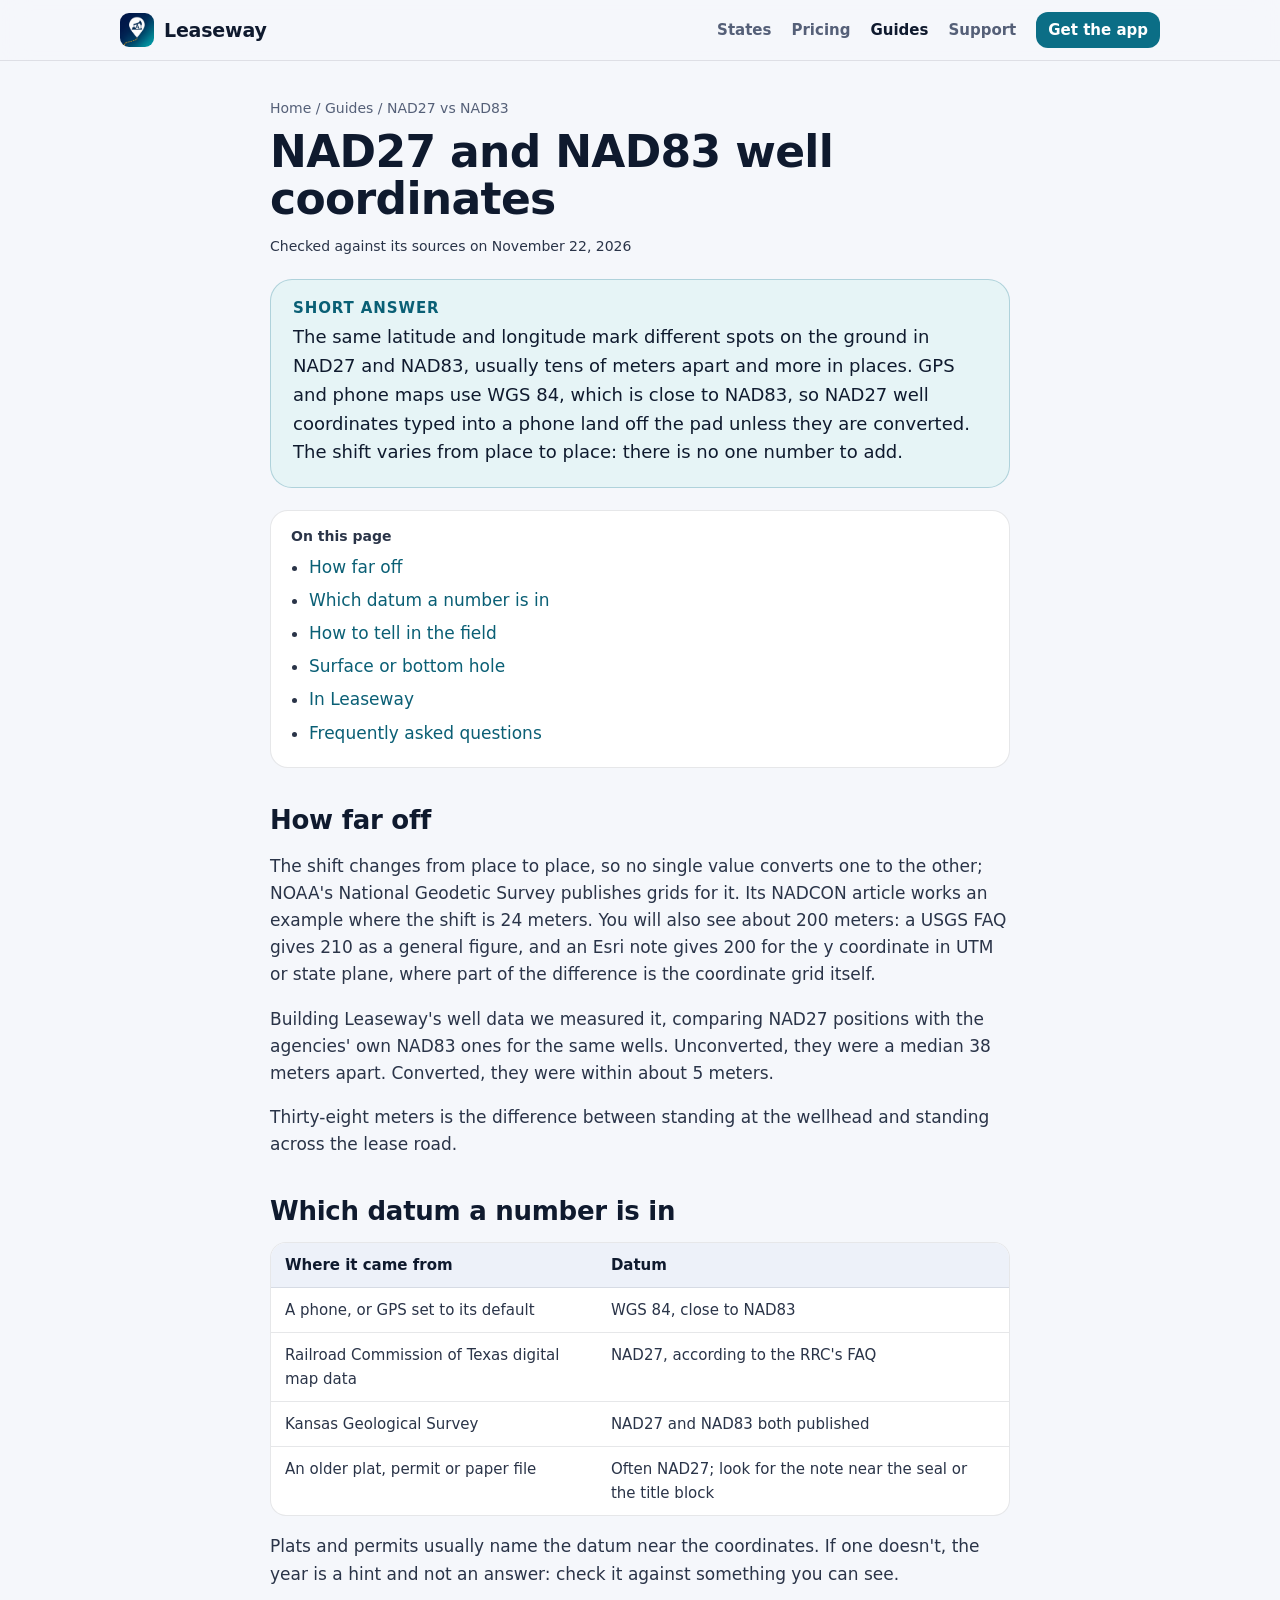
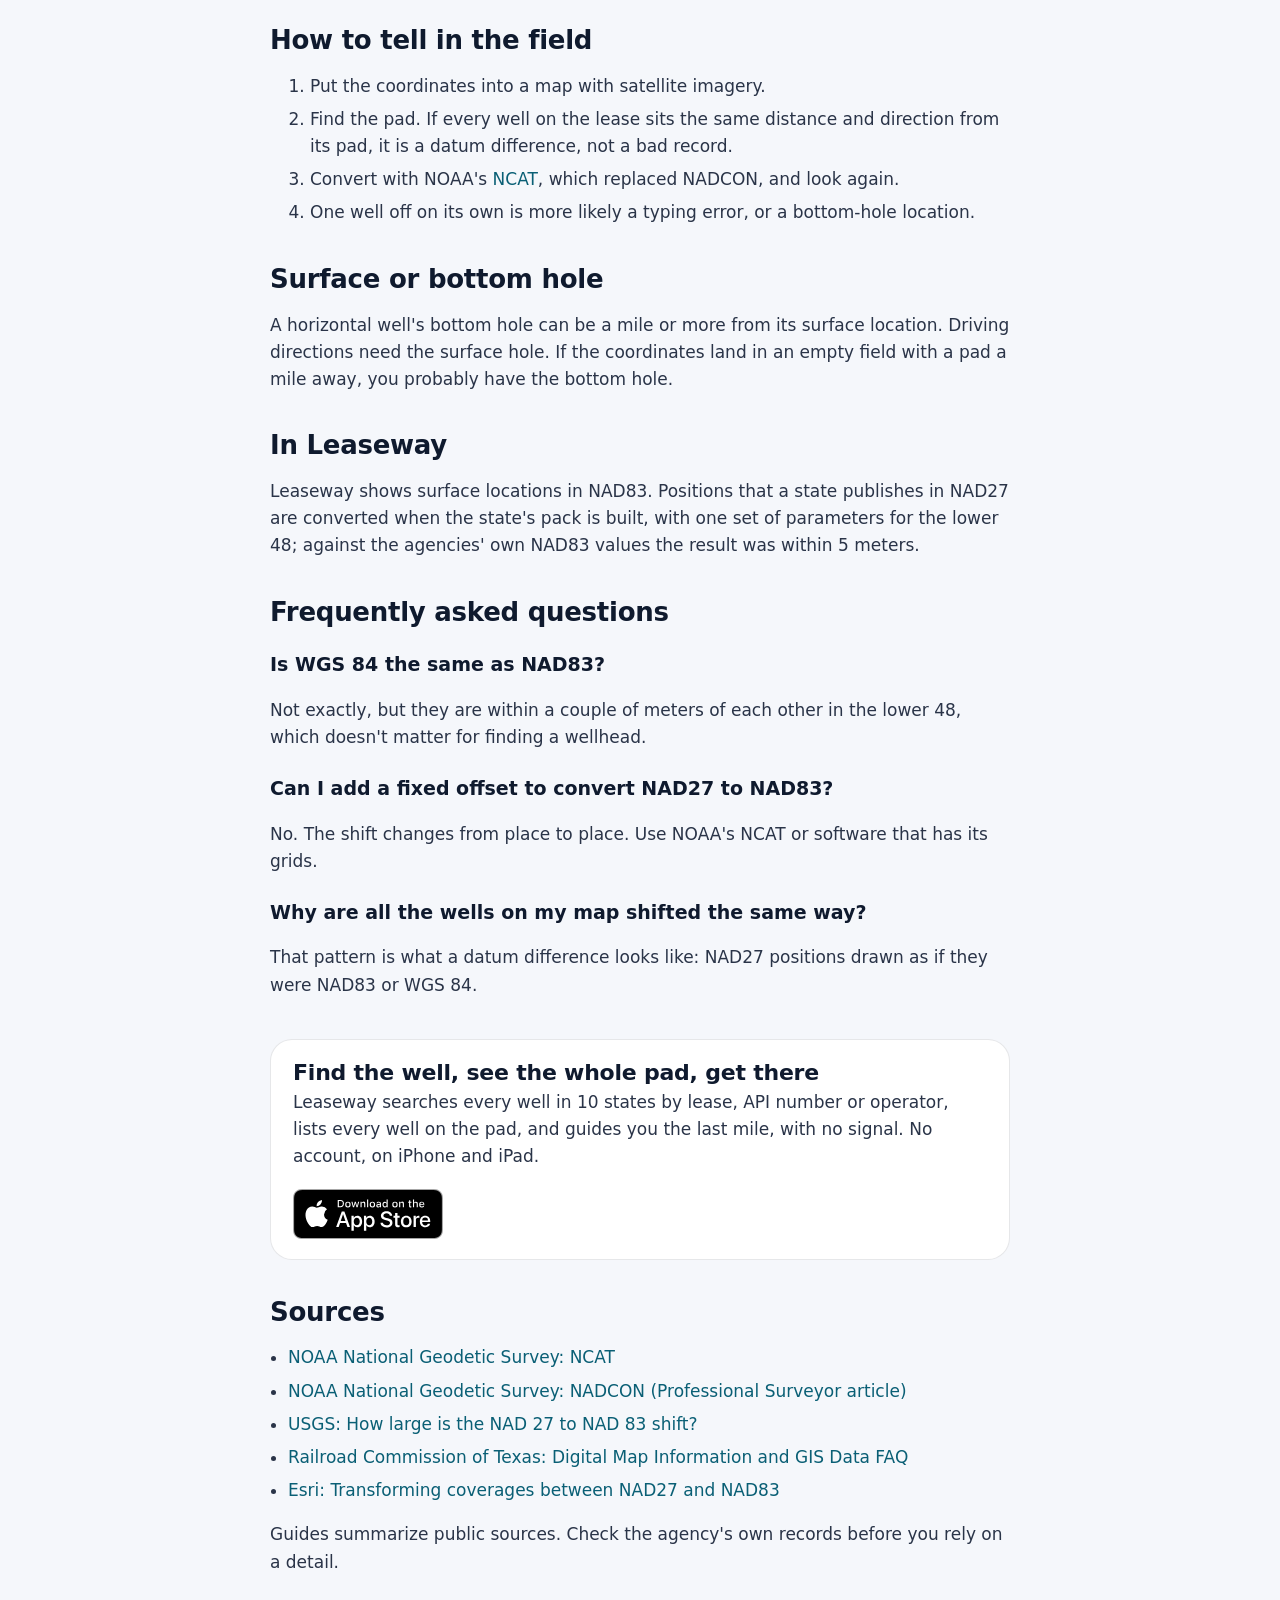
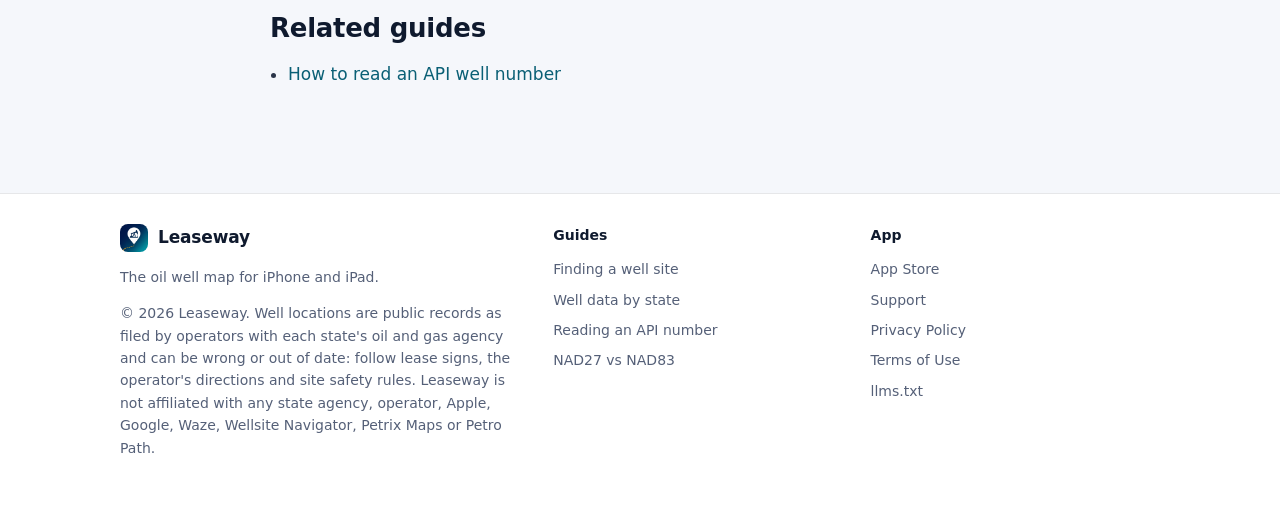
<file: nad27-nad83-well-coordinates.html>
<!doctype html>
<html lang="en">
<head>
<meta charset="utf-8">
<meta name="viewport" content="width=device-width, initial-scale=1">
<title>NAD27 vs NAD83 Well Coordinates: Why the Pin Is Off the Pad</title>
<meta name="description" content="An oil well&#x27;s latitude and longitude mean different spots in NAD27 and NAD83. How far apart they are, which agencies use which, and how to tell in the field.">
<meta name="robots" content="index,follow,max-snippet:-1,max-image-preview:large">
<link rel="canonical" href="https://coderalert0.github.io/leaseway-site/nad27-nad83-well-coordinates.html">
<link rel="alternate" type="text/markdown" href="nad27-nad83-well-coordinates.md">
<meta name="color-scheme" content="light dark">
<meta name="theme-color" content="#f5f7fb" media="(prefers-color-scheme: light)">
<meta name="theme-color" content="#0b1020" media="(prefers-color-scheme: dark)">
<meta name="apple-itunes-app" content="app-id=6838147808">
<meta property="og:type" content="article">
<meta property="og:site_name" content="Leaseway">
<meta property="og:title" content="NAD27 vs NAD83 Well Coordinates: Why the Pin Is Off the Pad">
<meta property="og:description" content="An oil well&#x27;s latitude and longitude mean different spots in NAD27 and NAD83. How far apart they are, which agencies use which, and how to tell in the field.">
<meta property="og:url" content="https://coderalert0.github.io/leaseway-site/nad27-nad83-well-coordinates.html">
<meta property="og:image" content="https://coderalert0.github.io/leaseway-site/img/og.png">
<meta property="og:image:width" content="1200">
<meta property="og:image:height" content="630">
<meta property="og:image:alt" content="Leaseway, the oil well map for iPhone and iPad: every well on the pad, and the way in">
<meta name="twitter:card" content="summary_large_image">
<link rel="icon" type="image/png" sizes="32x32" href="favicon-32.png">
<link rel="apple-touch-icon" href="icon.png">
<link rel="stylesheet" href="style.css">
<link rel="alternate" type="text/plain" title="llms.txt" href="llms.txt">
<script type="application/ld+json">{"@context": "https://schema.org", "@type": "Article", "headline": "NAD27 and NAD83 well coordinates", "description": "An oil well's latitude and longitude mean different spots in NAD27 and NAD83. How far apart they are, which agencies use which, and how to tell in the field.", "datePublished": "2026-11-22", "dateModified": "2026-11-22", "mainEntityOfPage": "https://coderalert0.github.io/leaseway-site/nad27-nad83-well-coordinates.html", "image": "https://coderalert0.github.io/leaseway-site/img/og.png", "author": {"@type": "Organization", "name": "Leaseway", "url": "https://coderalert0.github.io/leaseway-site/", "logo": "https://coderalert0.github.io/leaseway-site/img/icon-512.png"}, "publisher": {"@type": "Organization", "name": "Leaseway", "url": "https://coderalert0.github.io/leaseway-site/", "logo": "https://coderalert0.github.io/leaseway-site/img/icon-512.png"}, "inLanguage": "en-US", "citation": ["https://geodesy.noaa.gov/NCAT/", "https://nweb.ngs.noaa.gov/TOOLS/Professional_Surveyor_Articles/NADCON.pdf", "https://www.usgs.gov/faqs/how-large-north-american-datum-nad-27-nad-83-shift", "https://rrc.texas.gov/about-us/faqs/general-faqs/digital-map-information-gis-data", "https://resources.arcgis.com/en/help/main/10.2/0013/001300000052000000.htm"]}</script>
<script type="application/ld+json">{"@context": "https://schema.org", "@type": "BreadcrumbList", "itemListElement": [{"@type": "ListItem", "position": 1, "name": "Home", "item": "https://coderalert0.github.io/leaseway-site/"}, {"@type": "ListItem", "position": 2, "name": "Guides", "item": "https://coderalert0.github.io/leaseway-site/#guides"}, {"@type": "ListItem", "position": 3, "name": "NAD27 vs NAD83", "item": "https://coderalert0.github.io/leaseway-site/nad27-nad83-well-coordinates.html"}]}</script>
<script type="application/ld+json">{"@context": "https://schema.org", "@type": "FAQPage", "mainEntity": [{"@type": "Question", "name": "Is WGS 84 the same as NAD83?", "acceptedAnswer": {"@type": "Answer", "text": "Not exactly, but they are within a couple of meters of each other in the lower 48, which doesn't matter for finding a wellhead."}}, {"@type": "Question", "name": "Can I add a fixed offset to convert NAD27 to NAD83?", "acceptedAnswer": {"@type": "Answer", "text": "No. The shift changes from place to place. Use NOAA's NCAT or software that has its grids."}}, {"@type": "Question", "name": "Why are all the wells on my map shifted the same way?", "acceptedAnswer": {"@type": "Answer", "text": "That pattern is what a datum difference looks like: NAD27 positions drawn as if they were NAD83 or WGS 84."}}]}</script>
</head>
<body>
<a class="skip" href="#main">Skip to content</a>
<header class="topbar">
  <div class="topbar-in">
    <a class="brand" href="./"><img src="icon.png" alt="" width="34" height="34"><span>Leaseway</span></a>
    <nav class="nav" aria-label="Site">
      <a class="hide-sm" href="./#states">States</a>
      <a class="hide-sm" href="./#pricing">Pricing</a>
      <a class="hide-sm" href="./#guides" aria-current="page">Guides</a>
      <a href="support.html">Support</a>
      <a class="nav-cta" href="https://apps.apple.com/us/app/id6838147808">Get the app</a>
    </nav>
  </div>
</header>
<main id="main">
<div class="guide">
<nav class="crumbs" aria-label="Breadcrumb"><a href="./">Home</a> <span aria-hidden="true">/</span> <a href="./#guides">Guides</a> <span aria-hidden="true">/</span> <span>NAD27 vs NAD83</span></nav>
<article>
<h1>NAD27 and NAD83 well coordinates</h1>
<p class="updated">Checked against its sources on <time datetime="2026-11-22">November 22, 2026</time></p>
<div class="answer"><h2>Short answer</h2><p>The same latitude and longitude mark different spots on the ground in NAD27 and NAD83, usually tens of meters apart and more in places. GPS and phone maps use WGS 84, which is close to NAD83, so NAD27 well coordinates typed into a phone land off the pad unless they are converted. The shift varies from place to place: there is no one number to add.</p></div>
<nav class="toc" aria-label="On this page"><p class="foot-title">On this page</p><ul><li><a href="#how-far-off">How far off</a></li><li><a href="#which-datum-a-number-is-in">Which datum a number is in</a></li><li><a href="#how-to-tell-in-the-field">How to tell in the field</a></li><li><a href="#surface-or-bottom-hole">Surface or bottom hole</a></li><li><a href="#in-leaseway">In Leaseway</a></li><li><a href="#frequently-asked-questions">Frequently asked questions</a></li></ul></nav>
<h2 id="how-far-off">How far off</h2>
<p>The shift changes from place to place, so no single value converts one to the other; NOAA's National Geodetic Survey publishes grids for it. Its NADCON article works an example where the shift is 24 meters. You will also see about 200 meters: a USGS FAQ gives 210 as a general figure, and an Esri note gives 200 for the y coordinate in UTM or state plane, where part of the difference is the coordinate grid itself.</p>
<p>Building Leaseway's well data we measured it, comparing NAD27 positions with the agencies' own NAD83 ones for the same wells. Unconverted, they were a median 38 meters apart. Converted, they were within about 5 meters.</p>
<p>Thirty-eight meters is the difference between standing at the wellhead and standing across the lease road.</p>
<h2 id="which-datum-a-number-is-in">Which datum a number is in</h2>
<div class="table-wrap"><table>
<thead>
<tr>
<th>Where it came from</th>
<th>Datum</th>
</tr>
</thead>
<tbody>
<tr>
<td>A phone, or GPS set to its default</td>
<td>WGS 84, close to NAD83</td>
</tr>
<tr>
<td>Railroad Commission of Texas digital map data</td>
<td>NAD27, according to the RRC's FAQ</td>
</tr>
<tr>
<td>Kansas Geological Survey</td>
<td>NAD27 and NAD83 both published</td>
</tr>
<tr>
<td>An older plat, permit or paper file</td>
<td>Often NAD27; look for the note near the seal or the title block</td>
</tr>
</tbody>
</table></div>
<p>Plats and permits usually name the datum near the coordinates. If one doesn't, the year is a hint and not an answer: check it against something you can see.</p>
<h2 id="how-to-tell-in-the-field">How to tell in the field</h2>
<ol>
<li>Put the coordinates into a map with satellite imagery.</li>
<li>Find the pad. If every well on the lease sits the same distance and direction from its pad, it is a datum difference, not a bad record.</li>
<li>Convert with NOAA's <a href="https://geodesy.noaa.gov/NCAT/">NCAT</a>, which replaced NADCON, and look again.</li>
<li>One well off on its own is more likely a typing error, or a bottom-hole location.</li>
</ol>
<h2 id="surface-or-bottom-hole">Surface or bottom hole</h2>
<p>A horizontal well's bottom hole can be a mile or more from its surface location. Driving directions need the surface hole. If the coordinates land in an empty field with a pad a mile away, you probably have the bottom hole.</p>
<h2 id="in-leaseway">In Leaseway</h2>
<p>Leaseway shows surface locations in NAD83. Positions that a state publishes in NAD27 are converted when the state's pack is built, with one set of parameters for the lower 48; against the agencies' own NAD83 values the result was within 5 meters.</p>
<h2 id="frequently-asked-questions">Frequently asked questions</h2>
<h3 id="is-wgs-84-the-same-as-nad83">Is WGS 84 the same as NAD83?</h3>
<p>Not exactly, but they are within a couple of meters of each other in the lower 48, which doesn't matter for finding a wellhead.</p>
<h3 id="can-i-add-a-fixed-offset-to-convert-nad27-to-nad83">Can I add a fixed offset to convert NAD27 to NAD83?</h3>
<p>No. The shift changes from place to place. Use NOAA's NCAT or software that has its grids.</p>
<h3 id="why-are-all-the-wells-on-my-map-shifted-the-same-way">Why are all the wells on my map shifted the same way?</h3>
<p>That pattern is what a datum difference looks like: NAD27 positions drawn as if they were NAD83 or WGS 84.</p>
<aside class="app-cta">
  <div><h2>Find the well, see the whole pad, get there</h2><p>Leaseway searches every well in 10 states by lease, API number or operator, lists every well on the pad, and guides you the last mile, with no signal. No account, on iPhone and iPad.</p></div>
  <a class="badge" href="https://apps.apple.com/us/app/id6838147808"><img src="img/app-store-badge.svg" alt="Download on the App Store" width="150" height="50"></a>
</aside>
<section class="sources"><h2>Sources</h2><ul><li><a href="https://geodesy.noaa.gov/NCAT/" rel="noopener">NOAA National Geodetic Survey: NCAT</a></li><li><a href="https://nweb.ngs.noaa.gov/TOOLS/Professional_Surveyor_Articles/NADCON.pdf" rel="noopener">NOAA National Geodetic Survey: NADCON (Professional Surveyor article)</a></li><li><a href="https://www.usgs.gov/faqs/how-large-north-american-datum-nad-27-nad-83-shift" rel="noopener">USGS: How large is the NAD 27 to NAD 83 shift?</a></li><li><a href="https://rrc.texas.gov/about-us/faqs/general-faqs/digital-map-information-gis-data" rel="noopener">Railroad Commission of Texas: Digital Map Information and GIS Data FAQ</a></li><li><a href="https://resources.arcgis.com/en/help/main/10.2/0013/001300000052000000.htm" rel="noopener">Esri: Transforming coverages between NAD27 and NAD83</a></li></ul><p class="muted">Guides summarize public sources. Check the agency's own records before you rely on a detail.</p></section>
<section class="related"><h2>Related guides</h2><ul><li><a href="how-to-read-an-api-well-number.html">How to read an API well number</a></li></ul></section>
</article>
</div>
</main>
<footer>
  <div class="in">
    <div class="foot-about">
      <a class="brand" href="./"><img src="icon.png" alt="" width="28" height="28"><span>Leaseway</span></a>
      <p>The oil well map for iPhone and iPad.</p>
      <p>© 2026 Leaseway. Well locations are public records as filed by operators with each state's oil and gas agency and can be wrong or out of date: follow lease signs, the operator's directions and site safety rules. Leaseway is not affiliated with any state agency, operator, Apple, Google, Waze, Wellsite Navigator, Petrix Maps or Petro Path.</p>
    </div>
    <nav aria-label="Guides"><p class="foot-title">Guides</p><a href="find-a-well-site-and-drive-to-it.html">Finding a well site</a><a href="oil-gas-well-data-by-state.html">Well data by state</a><a href="how-to-read-an-api-well-number.html">Reading an API number</a><a href="nad27-nad83-well-coordinates.html">NAD27 vs NAD83</a></nav>
    <nav aria-label="App"><p class="foot-title">App</p><a href="https://apps.apple.com/us/app/id6838147808">App Store</a><a href="support.html">Support</a><a href="privacy.html">Privacy Policy</a><a href="terms.html">Terms of Use</a><a href="llms.txt">llms.txt</a></nav>
  </div>
</footer>
<script src="site.js"></script>
</body>
</html>
</file>
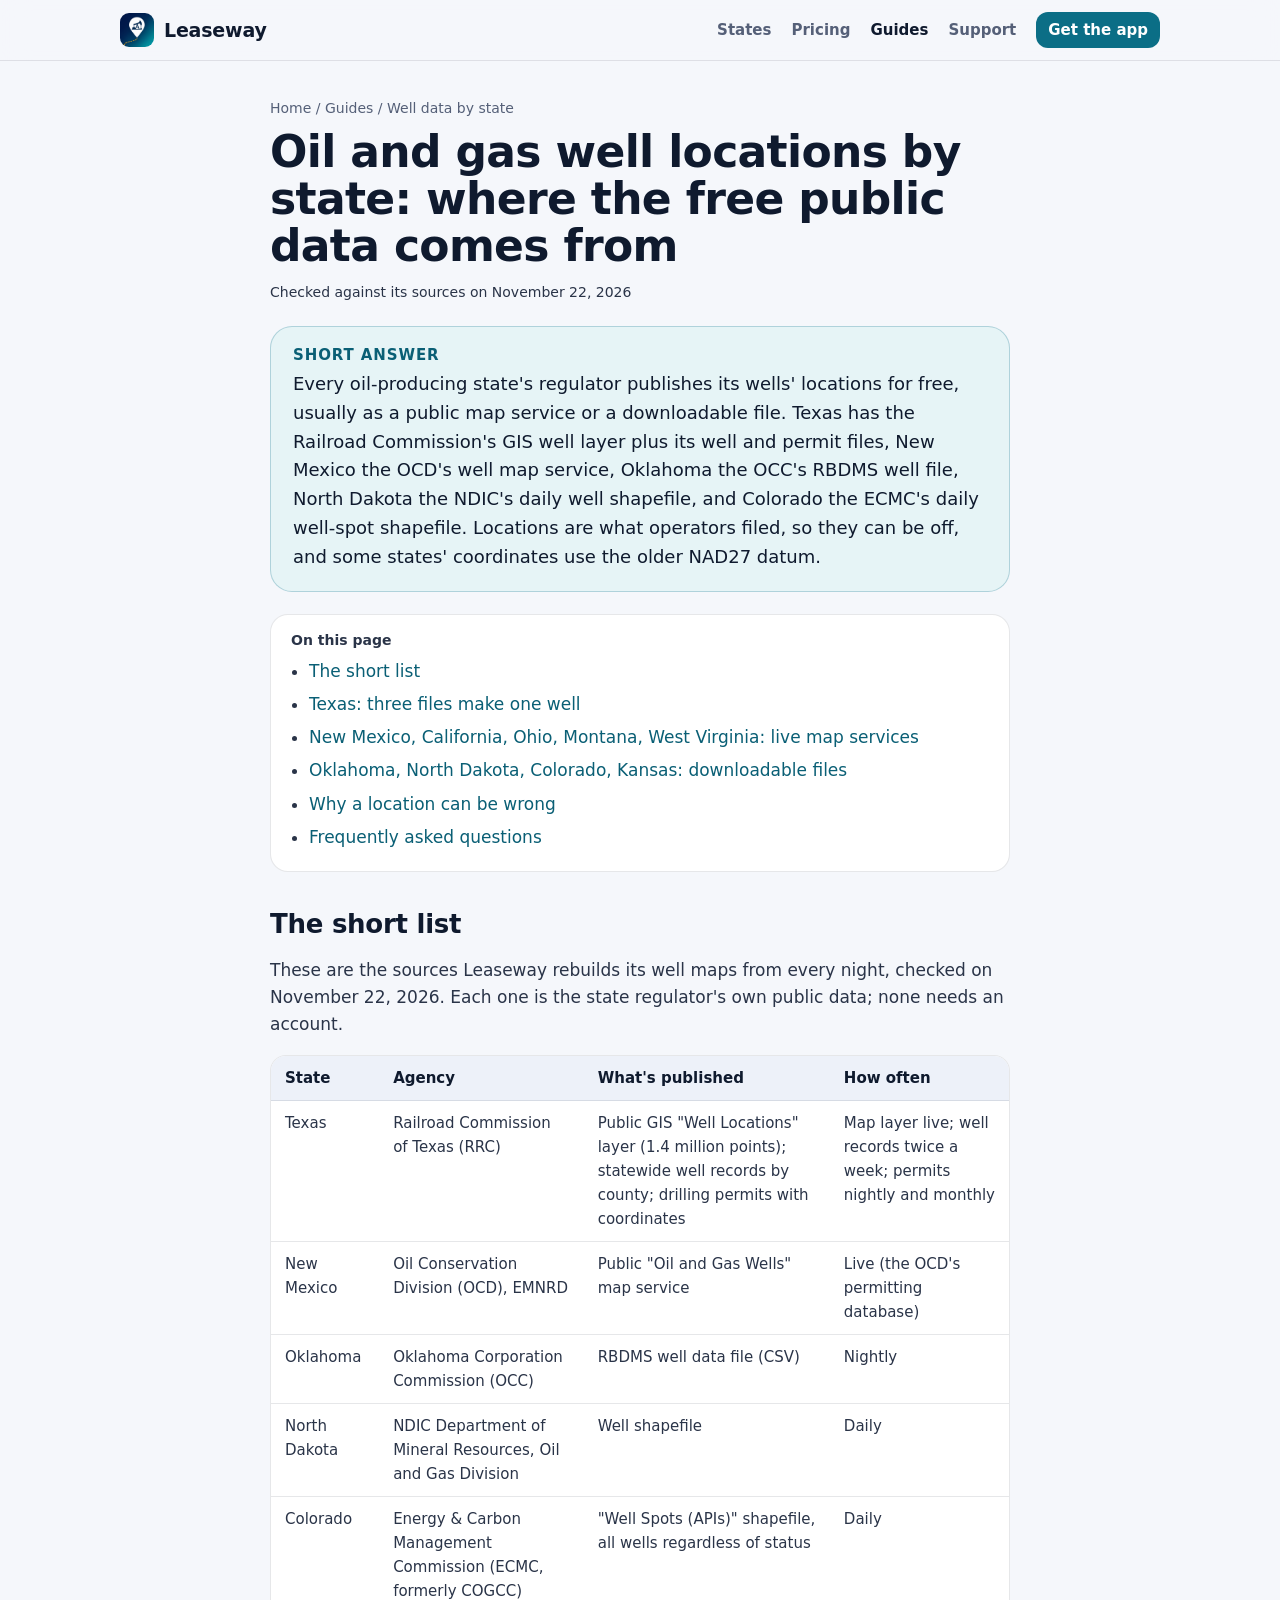
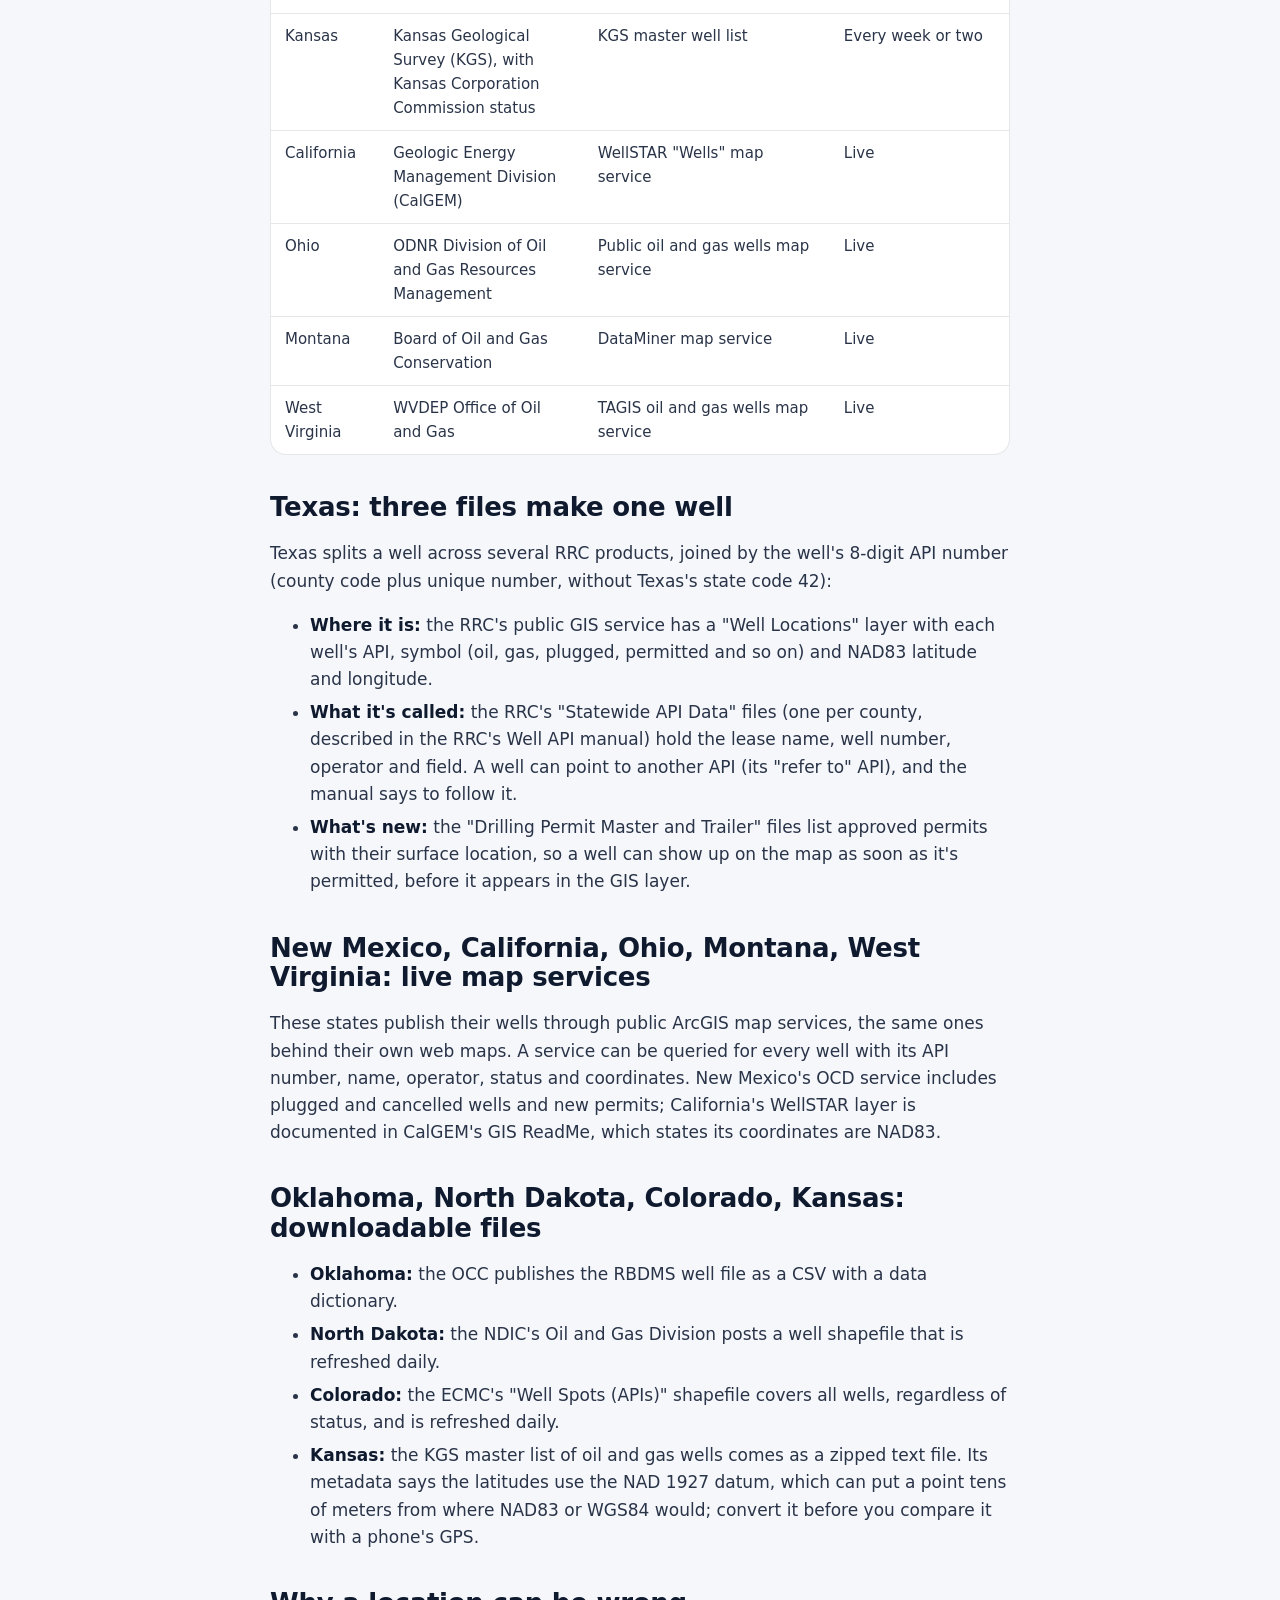
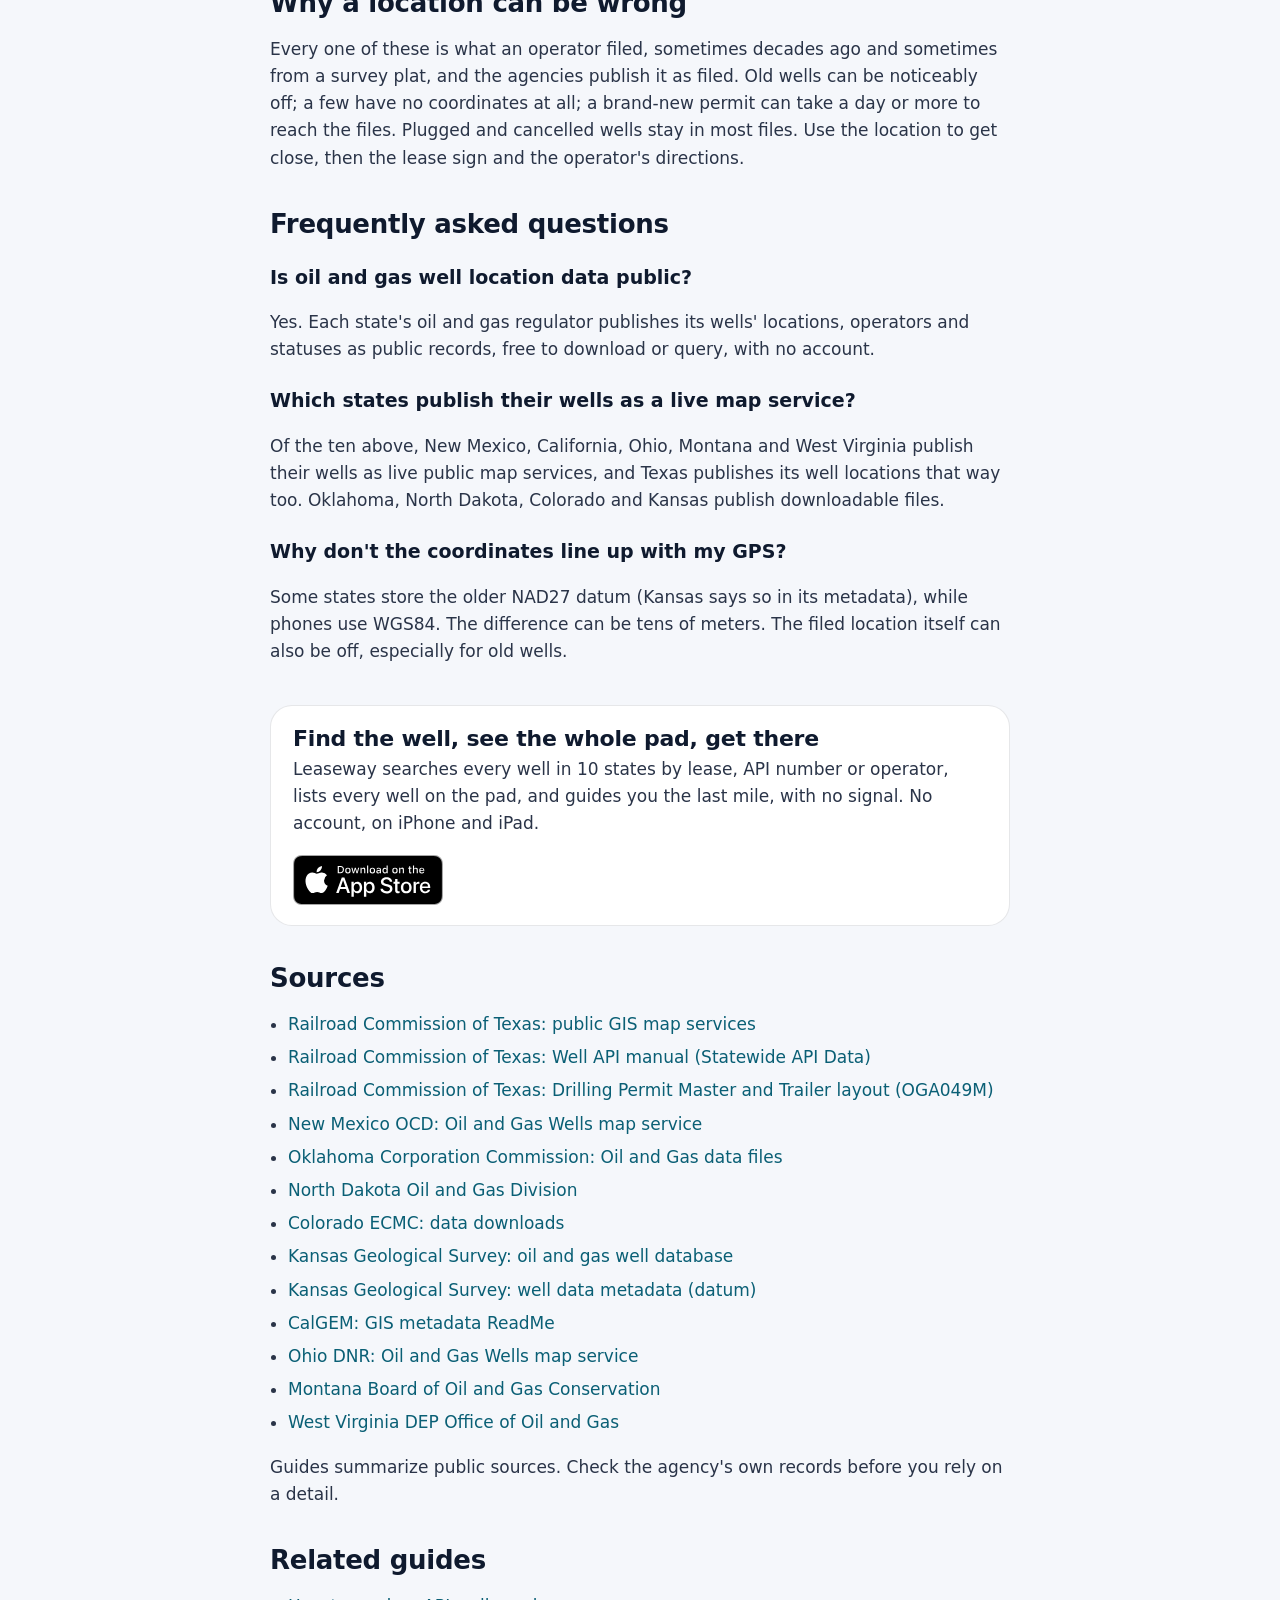
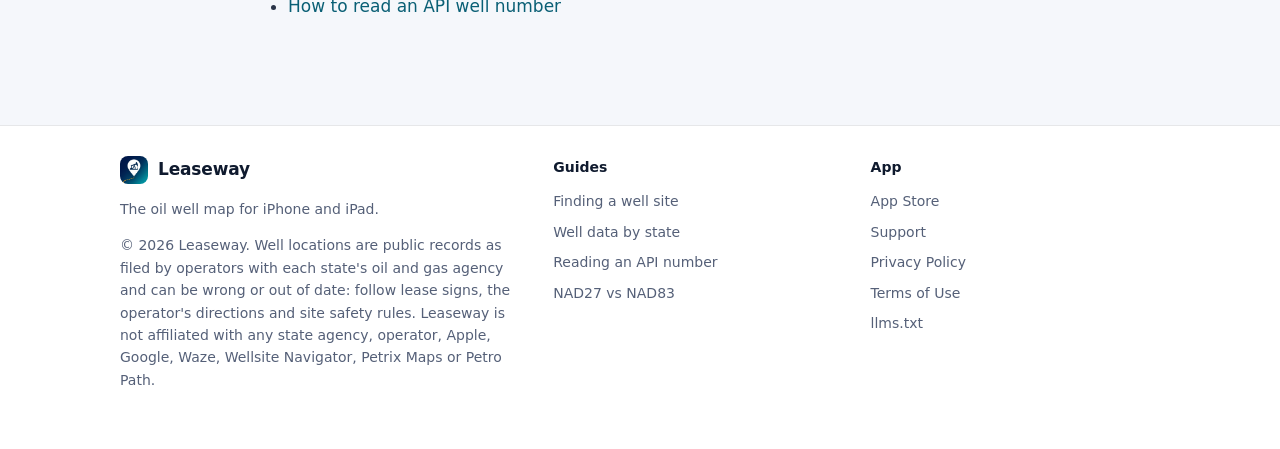
<file: oil-gas-well-data-by-state.html>
<!doctype html>
<html lang="en">
<head>
<meta charset="utf-8">
<meta name="viewport" content="width=device-width, initial-scale=1">
<title>Oil and Gas Well Locations by State: Free Public Data Sources</title>
<meta name="description" content="Where 10 states publish oil and gas well locations for free: Texas RRC, New Mexico OCD, Oklahoma OCC, North Dakota, Colorado ECMC and more, with formats and update schedules.">
<meta name="robots" content="index,follow,max-snippet:-1,max-image-preview:large">
<link rel="canonical" href="https://coderalert0.github.io/leaseway-site/oil-gas-well-data-by-state.html">
<link rel="alternate" type="text/markdown" href="oil-gas-well-data-by-state.md">
<meta name="color-scheme" content="light dark">
<meta name="theme-color" content="#f5f7fb" media="(prefers-color-scheme: light)">
<meta name="theme-color" content="#0b1020" media="(prefers-color-scheme: dark)">
<meta name="apple-itunes-app" content="app-id=6838147808">
<meta property="og:type" content="article">
<meta property="og:site_name" content="Leaseway">
<meta property="og:title" content="Oil and Gas Well Locations by State: Free Public Data Sources">
<meta property="og:description" content="Where 10 states publish oil and gas well locations for free: Texas RRC, New Mexico OCD, Oklahoma OCC, North Dakota, Colorado ECMC and more, with formats and update schedules.">
<meta property="og:url" content="https://coderalert0.github.io/leaseway-site/oil-gas-well-data-by-state.html">
<meta property="og:image" content="https://coderalert0.github.io/leaseway-site/img/og.png">
<meta property="og:image:width" content="1200">
<meta property="og:image:height" content="630">
<meta property="og:image:alt" content="Leaseway, the oil well map for iPhone and iPad: every well on the pad, and the way in">
<meta name="twitter:card" content="summary_large_image">
<link rel="icon" type="image/png" sizes="32x32" href="favicon-32.png">
<link rel="apple-touch-icon" href="icon.png">
<link rel="stylesheet" href="style.css">
<link rel="alternate" type="text/plain" title="llms.txt" href="llms.txt">
<script type="application/ld+json">{"@context": "https://schema.org", "@type": "Article", "headline": "Oil and gas well locations by state: where the free public data comes from", "description": "Where 10 states publish oil and gas well locations for free: Texas RRC, New Mexico OCD, Oklahoma OCC, North Dakota, Colorado ECMC and more, with formats and update schedules.", "datePublished": "2026-11-22", "dateModified": "2026-11-22", "mainEntityOfPage": "https://coderalert0.github.io/leaseway-site/oil-gas-well-data-by-state.html", "image": "https://coderalert0.github.io/leaseway-site/img/og.png", "author": {"@type": "Organization", "name": "Leaseway", "url": "https://coderalert0.github.io/leaseway-site/", "logo": "https://coderalert0.github.io/leaseway-site/img/icon-512.png"}, "publisher": {"@type": "Organization", "name": "Leaseway", "url": "https://coderalert0.github.io/leaseway-site/", "logo": "https://coderalert0.github.io/leaseway-site/img/icon-512.png"}, "inLanguage": "en-US", "citation": ["https://gis.rrc.texas.gov/server/rest/services/rrc_public/RRC_Public_Viewer_Srvs/MapServer", "https://www.rrc.texas.gov/media/bkyl5qvx/well-api-manual.pdf", "https://www.rrc.texas.gov/media/zgccdjpi/drillingpermitmasterpluslatitudeslongitudes_oga049m_july1.pdf", "https://gis.emnrd.nm.gov/arcgis/rest/services/OCDView/Wells_Public/MapServer/0", "https://oklahoma.gov/occ/divisions/oil-gas/oil-gas-data.html", "https://www.dmr.nd.gov/oilgas/", "https://ecmc.colorado.gov/", "https://www.kgs.ku.edu/PRS/petroDB.html", "https://www.kgs.ku.edu/Magellan/Qualified/ogwell_fgdc.html", "https://www.conservation.ca.gov/calgem/maps/Documents/GIS-metadata-ReadMe.pdf", "https://gis.ohiodnr.gov/arcgis/rest/services/DOG_Services/Oilgas_Wells_public/MapServer/0", "https://bogapps.dnrc.mt.gov/", "https://dep.wv.gov/oil-and-gas/"]}</script>
<script type="application/ld+json">{"@context": "https://schema.org", "@type": "BreadcrumbList", "itemListElement": [{"@type": "ListItem", "position": 1, "name": "Home", "item": "https://coderalert0.github.io/leaseway-site/"}, {"@type": "ListItem", "position": 2, "name": "Guides", "item": "https://coderalert0.github.io/leaseway-site/#guides"}, {"@type": "ListItem", "position": 3, "name": "Well data by state", "item": "https://coderalert0.github.io/leaseway-site/oil-gas-well-data-by-state.html"}]}</script>
<script type="application/ld+json">{"@context": "https://schema.org", "@type": "FAQPage", "mainEntity": [{"@type": "Question", "name": "Is oil and gas well location data public?", "acceptedAnswer": {"@type": "Answer", "text": "Yes. Each state's oil and gas regulator publishes its wells' locations, operators and statuses as public records, free to download or query, with no account."}}, {"@type": "Question", "name": "Which states publish their wells as a live map service?", "acceptedAnswer": {"@type": "Answer", "text": "Of the ten above, New Mexico, California, Ohio, Montana and West Virginia publish their wells as live public map services, and Texas publishes its well locations that way too. Oklahoma, North Dakota, Colorado and Kansas publish downloadable files."}}, {"@type": "Question", "name": "Why don't the coordinates line up with my GPS?", "acceptedAnswer": {"@type": "Answer", "text": "Some states store the older NAD27 datum (Kansas says so in its metadata), while phones use WGS84. The difference can be tens of meters. The filed location itself can also be off, especially for old wells."}}]}</script>
</head>
<body>
<a class="skip" href="#main">Skip to content</a>
<header class="topbar">
  <div class="topbar-in">
    <a class="brand" href="./"><img src="icon.png" alt="" width="34" height="34"><span>Leaseway</span></a>
    <nav class="nav" aria-label="Site">
      <a class="hide-sm" href="./#states">States</a>
      <a class="hide-sm" href="./#pricing">Pricing</a>
      <a class="hide-sm" href="./#guides" aria-current="page">Guides</a>
      <a href="support.html">Support</a>
      <a class="nav-cta" href="https://apps.apple.com/us/app/id6838147808">Get the app</a>
    </nav>
  </div>
</header>
<main id="main">
<div class="guide">
<nav class="crumbs" aria-label="Breadcrumb"><a href="./">Home</a> <span aria-hidden="true">/</span> <a href="./#guides">Guides</a> <span aria-hidden="true">/</span> <span>Well data by state</span></nav>
<article>
<h1>Oil and gas well locations by state: where the free public data comes from</h1>
<p class="updated">Checked against its sources on <time datetime="2026-11-22">November 22, 2026</time></p>
<div class="answer"><h2>Short answer</h2><p>Every oil-producing state&#x27;s regulator publishes its wells&#x27; locations for free, usually as a public map service or a downloadable file. Texas has the Railroad Commission&#x27;s GIS well layer plus its well and permit files, New Mexico the OCD&#x27;s well map service, Oklahoma the OCC&#x27;s RBDMS well file, North Dakota the NDIC&#x27;s daily well shapefile, and Colorado the ECMC&#x27;s daily well-spot shapefile. Locations are what operators filed, so they can be off, and some states&#x27; coordinates use the older NAD27 datum.</p></div>
<nav class="toc" aria-label="On this page"><p class="foot-title">On this page</p><ul><li><a href="#the-short-list">The short list</a></li><li><a href="#texas-three-files-make-one-well">Texas: three files make one well</a></li><li><a href="#new-mexico-california-ohio-montana-west-virginia-live-map-services">New Mexico, California, Ohio, Montana, West Virginia: live map services</a></li><li><a href="#oklahoma-north-dakota-colorado-kansas-downloadable-files">Oklahoma, North Dakota, Colorado, Kansas: downloadable files</a></li><li><a href="#why-a-location-can-be-wrong">Why a location can be wrong</a></li><li><a href="#frequently-asked-questions">Frequently asked questions</a></li></ul></nav>
<h2 id="the-short-list">The short list</h2>
<p>These are the sources Leaseway rebuilds its well maps from every night, checked on November 22, 2026. Each one is the state regulator's own public data; none needs an account.</p>
<div class="table-wrap"><table>
<thead>
<tr>
<th>State</th>
<th>Agency</th>
<th>What's published</th>
<th>How often</th>
</tr>
</thead>
<tbody>
<tr>
<td>Texas</td>
<td>Railroad Commission of Texas (RRC)</td>
<td>Public GIS "Well Locations" layer (1.4 million points); statewide well records by county; drilling permits with coordinates</td>
<td>Map layer live; well records twice a week; permits nightly and monthly</td>
</tr>
<tr>
<td>New Mexico</td>
<td>Oil Conservation Division (OCD), EMNRD</td>
<td>Public "Oil and Gas Wells" map service</td>
<td>Live (the OCD's permitting database)</td>
</tr>
<tr>
<td>Oklahoma</td>
<td>Oklahoma Corporation Commission (OCC)</td>
<td>RBDMS well data file (CSV)</td>
<td>Nightly</td>
</tr>
<tr>
<td>North Dakota</td>
<td>NDIC Department of Mineral Resources, Oil and Gas Division</td>
<td>Well shapefile</td>
<td>Daily</td>
</tr>
<tr>
<td>Colorado</td>
<td>Energy &amp; Carbon Management Commission (ECMC, formerly COGCC)</td>
<td>"Well Spots (APIs)" shapefile, all wells regardless of status</td>
<td>Daily</td>
</tr>
<tr>
<td>Kansas</td>
<td>Kansas Geological Survey (KGS), with Kansas Corporation Commission status</td>
<td>KGS master well list</td>
<td>Every week or two</td>
</tr>
<tr>
<td>California</td>
<td>Geologic Energy Management Division (CalGEM)</td>
<td>WellSTAR "Wells" map service</td>
<td>Live</td>
</tr>
<tr>
<td>Ohio</td>
<td>ODNR Division of Oil and Gas Resources Management</td>
<td>Public oil and gas wells map service</td>
<td>Live</td>
</tr>
<tr>
<td>Montana</td>
<td>Board of Oil and Gas Conservation</td>
<td>DataMiner map service</td>
<td>Live</td>
</tr>
<tr>
<td>West Virginia</td>
<td>WVDEP Office of Oil and Gas</td>
<td>TAGIS oil and gas wells map service</td>
<td>Live</td>
</tr>
</tbody>
</table></div>
<h2 id="texas-three-files-make-one-well">Texas: three files make one well</h2>
<p>Texas splits a well across several RRC products, joined by the well's 8-digit API number (county code plus unique number, without Texas's state code 42):</p>
<ul>
<li><strong>Where it is:</strong> the RRC's public GIS service has a "Well Locations" layer with each well's API, symbol (oil, gas, plugged, permitted and so on) and NAD83 latitude and longitude.</li>
<li><strong>What it's called:</strong> the RRC's "Statewide API Data" files (one per county, described in the RRC's Well API manual) hold the lease name, well number, operator and field. A well can point to another API (its "refer to" API), and the manual says to follow it.</li>
<li><strong>What's new:</strong> the "Drilling Permit Master and Trailer" files list approved permits with their surface location, so a well can show up on the map as soon as it's permitted, before it appears in the GIS layer.</li>
</ul>
<h2 id="new-mexico-california-ohio-montana-west-virginia-live-map-services">New Mexico, California, Ohio, Montana, West Virginia: live map services</h2>
<p>These states publish their wells through public ArcGIS map services, the same ones behind their own web maps. A service can be queried for every well with its API number, name, operator, status and coordinates. New Mexico's OCD service includes plugged and cancelled wells and new permits; California's WellSTAR layer is documented in CalGEM's GIS ReadMe, which states its coordinates are NAD83.</p>
<h2 id="oklahoma-north-dakota-colorado-kansas-downloadable-files">Oklahoma, North Dakota, Colorado, Kansas: downloadable files</h2>
<ul>
<li><strong>Oklahoma:</strong> the OCC publishes the RBDMS well file as a CSV with a data dictionary.</li>
<li><strong>North Dakota:</strong> the NDIC's Oil and Gas Division posts a well shapefile that is refreshed daily.</li>
<li><strong>Colorado:</strong> the ECMC's "Well Spots (APIs)" shapefile covers all wells, regardless of status, and is refreshed daily.</li>
<li><strong>Kansas:</strong> the KGS master list of oil and gas wells comes as a zipped text file. Its metadata says the latitudes use the NAD 1927 datum, which can put a point tens of meters from where NAD83 or WGS84 would; convert it before you compare it with a phone's GPS.</li>
</ul>
<h2 id="why-a-location-can-be-wrong">Why a location can be wrong</h2>
<p>Every one of these is what an operator filed, sometimes decades ago and sometimes from a survey plat, and the agencies publish it as filed. Old wells can be noticeably off; a few have no coordinates at all; a brand-new permit can take a day or more to reach the files. Plugged and cancelled wells stay in most files. Use the location to get close, then the lease sign and the operator's directions.</p>
<h2 id="frequently-asked-questions">Frequently asked questions</h2>
<h3 id="is-oil-and-gas-well-location-data-public">Is oil and gas well location data public?</h3>
<p>Yes. Each state's oil and gas regulator publishes its wells' locations, operators and statuses as public records, free to download or query, with no account.</p>
<h3 id="which-states-publish-their-wells-as-a-live-map-service">Which states publish their wells as a live map service?</h3>
<p>Of the ten above, New Mexico, California, Ohio, Montana and West Virginia publish their wells as live public map services, and Texas publishes its well locations that way too. Oklahoma, North Dakota, Colorado and Kansas publish downloadable files.</p>
<h3 id="why-dont-the-coordinates-line-up-with-my-gps">Why don't the coordinates line up with my GPS?</h3>
<p>Some states store the older NAD27 datum (Kansas says so in its metadata), while phones use WGS84. The difference can be tens of meters. The filed location itself can also be off, especially for old wells.</p>
<aside class="app-cta">
  <div><h2>Find the well, see the whole pad, get there</h2><p>Leaseway searches every well in 10 states by lease, API number or operator, lists every well on the pad, and guides you the last mile, with no signal. No account, on iPhone and iPad.</p></div>
  <a class="badge" href="https://apps.apple.com/us/app/id6838147808"><img src="img/app-store-badge.svg" alt="Download on the App Store" width="150" height="50"></a>
</aside>
<section class="sources"><h2>Sources</h2><ul><li><a href="https://gis.rrc.texas.gov/server/rest/services/rrc_public/RRC_Public_Viewer_Srvs/MapServer" rel="noopener">Railroad Commission of Texas: public GIS map services</a></li><li><a href="https://www.rrc.texas.gov/media/bkyl5qvx/well-api-manual.pdf" rel="noopener">Railroad Commission of Texas: Well API manual (Statewide API Data)</a></li><li><a href="https://www.rrc.texas.gov/media/zgccdjpi/drillingpermitmasterpluslatitudeslongitudes_oga049m_july1.pdf" rel="noopener">Railroad Commission of Texas: Drilling Permit Master and Trailer layout (OGA049M)</a></li><li><a href="https://gis.emnrd.nm.gov/arcgis/rest/services/OCDView/Wells_Public/MapServer/0" rel="noopener">New Mexico OCD: Oil and Gas Wells map service</a></li><li><a href="https://oklahoma.gov/occ/divisions/oil-gas/oil-gas-data.html" rel="noopener">Oklahoma Corporation Commission: Oil and Gas data files</a></li><li><a href="https://www.dmr.nd.gov/oilgas/" rel="noopener">North Dakota Oil and Gas Division</a></li><li><a href="https://ecmc.colorado.gov/" rel="noopener">Colorado ECMC: data downloads</a></li><li><a href="https://www.kgs.ku.edu/PRS/petroDB.html" rel="noopener">Kansas Geological Survey: oil and gas well database</a></li><li><a href="https://www.kgs.ku.edu/Magellan/Qualified/ogwell_fgdc.html" rel="noopener">Kansas Geological Survey: well data metadata (datum)</a></li><li><a href="https://www.conservation.ca.gov/calgem/maps/Documents/GIS-metadata-ReadMe.pdf" rel="noopener">CalGEM: GIS metadata ReadMe</a></li><li><a href="https://gis.ohiodnr.gov/arcgis/rest/services/DOG_Services/Oilgas_Wells_public/MapServer/0" rel="noopener">Ohio DNR: Oil and Gas Wells map service</a></li><li><a href="https://bogapps.dnrc.mt.gov/" rel="noopener">Montana Board of Oil and Gas Conservation</a></li><li><a href="https://dep.wv.gov/oil-and-gas/" rel="noopener">West Virginia DEP Office of Oil and Gas</a></li></ul><p class="muted">Guides summarize public sources. Check the agency's own records before you rely on a detail.</p></section>
<section class="related"><h2>Related guides</h2><ul><li><a href="how-to-read-an-api-well-number.html">How to read an API well number</a></li></ul></section>
</article>
</div>
</main>
<footer>
  <div class="in">
    <div class="foot-about">
      <a class="brand" href="./"><img src="icon.png" alt="" width="28" height="28"><span>Leaseway</span></a>
      <p>The oil well map for iPhone and iPad.</p>
      <p>© 2026 Leaseway. Well locations are public records as filed by operators with each state's oil and gas agency and can be wrong or out of date: follow lease signs, the operator's directions and site safety rules. Leaseway is not affiliated with any state agency, operator, Apple, Google, Waze, Wellsite Navigator, Petrix Maps or Petro Path.</p>
    </div>
    <nav aria-label="Guides"><p class="foot-title">Guides</p><a href="find-a-well-site-and-drive-to-it.html">Finding a well site</a><a href="oil-gas-well-data-by-state.html">Well data by state</a><a href="how-to-read-an-api-well-number.html">Reading an API number</a><a href="nad27-nad83-well-coordinates.html">NAD27 vs NAD83</a></nav>
    <nav aria-label="App"><p class="foot-title">App</p><a href="https://apps.apple.com/us/app/id6838147808">App Store</a><a href="support.html">Support</a><a href="privacy.html">Privacy Policy</a><a href="terms.html">Terms of Use</a><a href="llms.txt">llms.txt</a></nav>
  </div>
</footer>
<script src="site.js"></script>
</body>
</html>
</file>
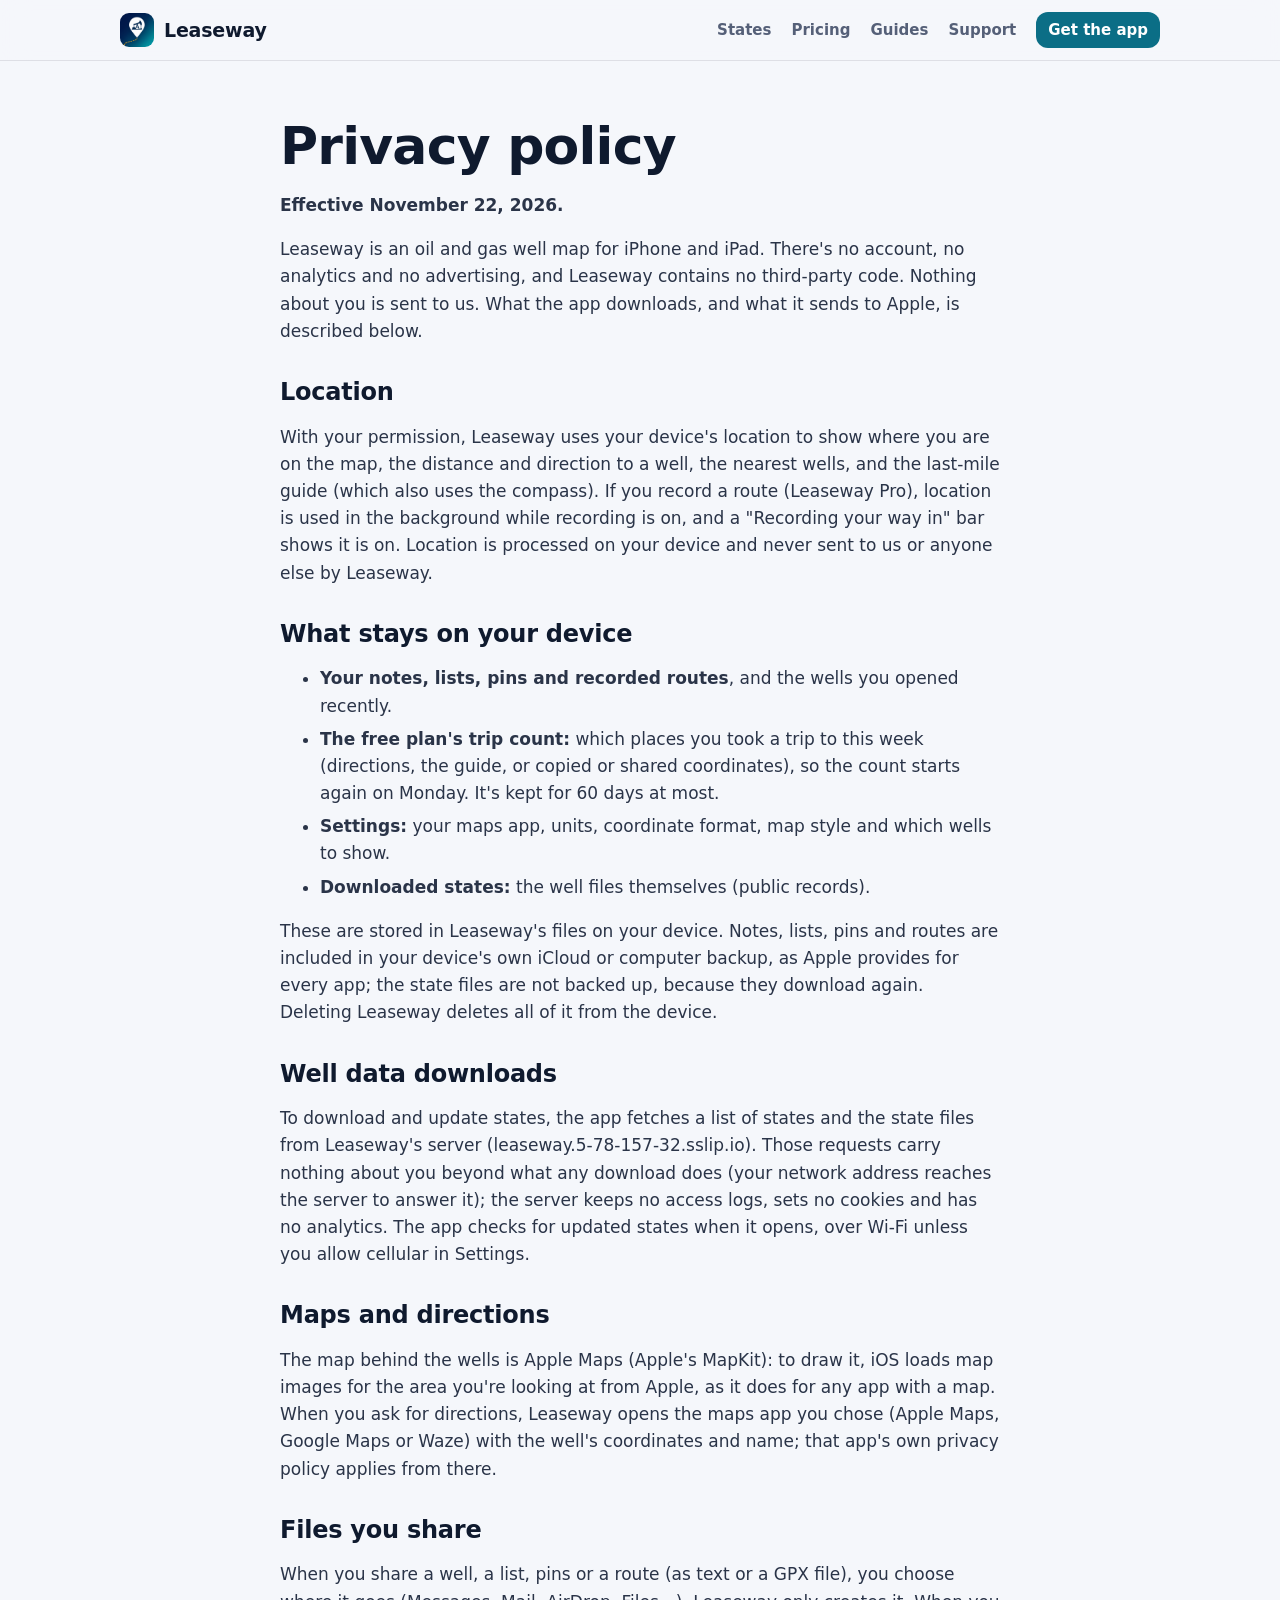
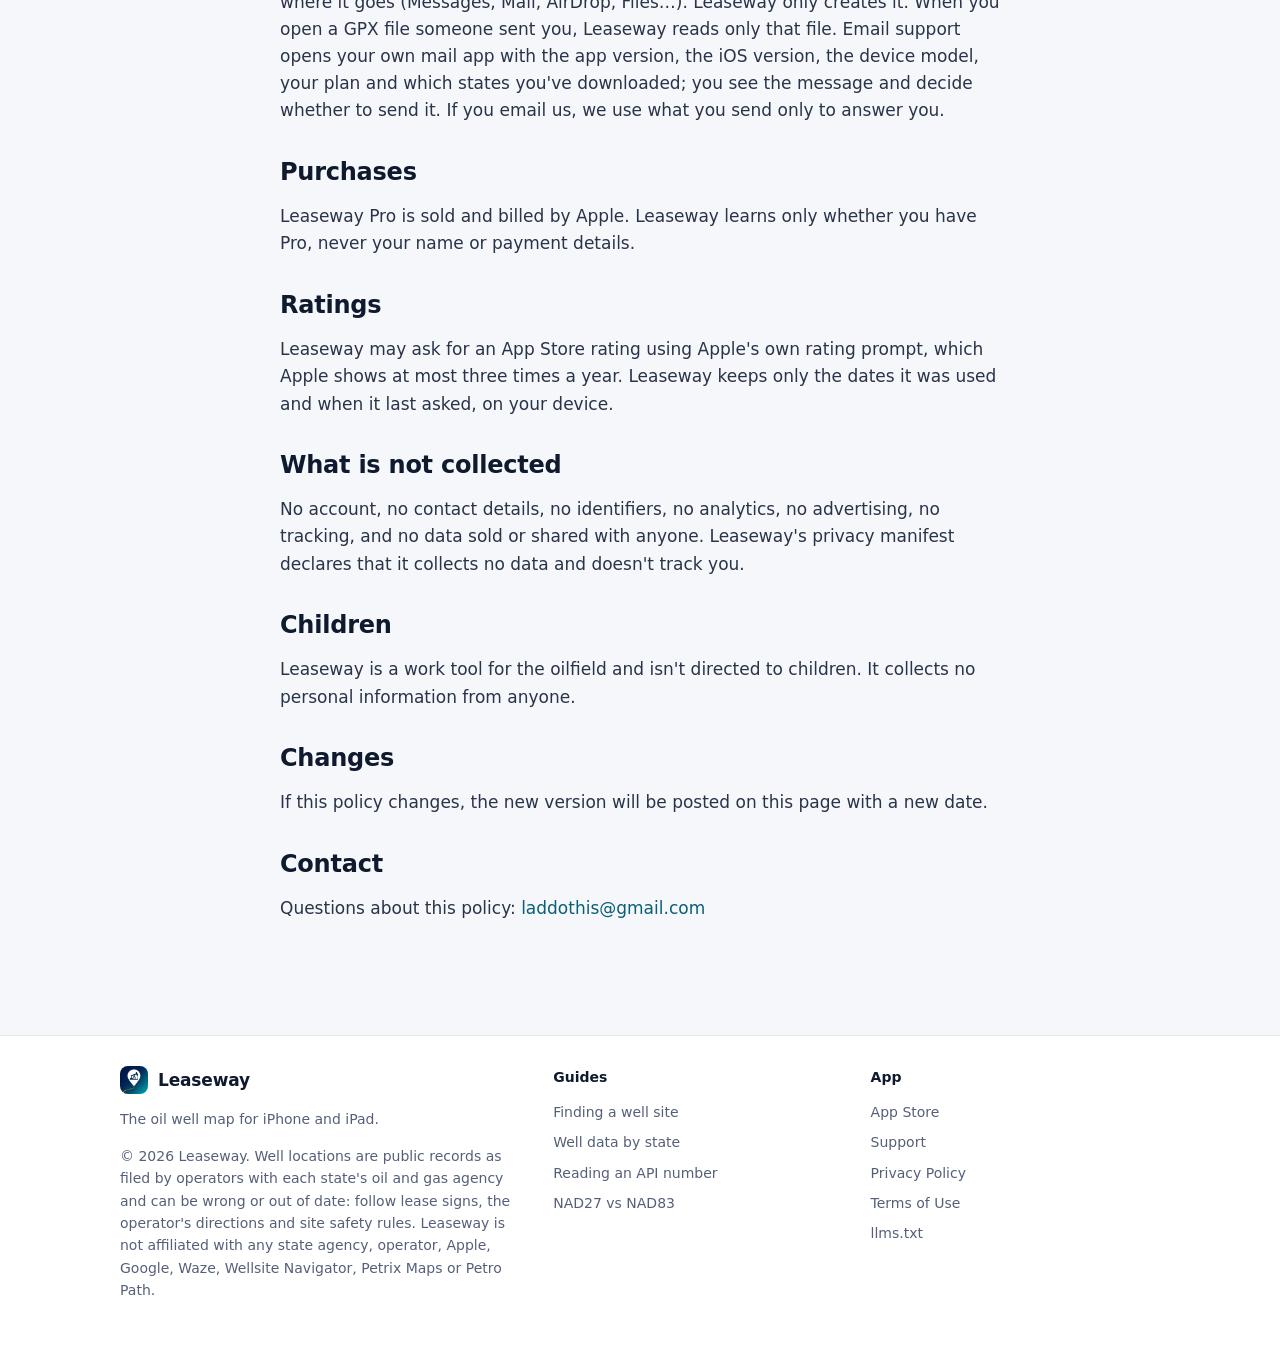
<file: privacy.html>
<!doctype html>
<html lang="en">
<head>
<meta charset="utf-8">
<meta name="viewport" content="width=device-width, initial-scale=1">
<title>Privacy Policy · Leaseway</title>
<meta name="description" content="Leaseway has no account and no analytics: your location is used on your device, and your notes, lists, pins and routes stay there.">
<meta name="robots" content="index,follow,max-snippet:-1,max-image-preview:large">
<link rel="canonical" href="https://coderalert0.github.io/leaseway-site/privacy.html">
<meta name="color-scheme" content="light dark">
<meta name="theme-color" content="#f5f7fb" media="(prefers-color-scheme: light)">
<meta name="theme-color" content="#0b1020" media="(prefers-color-scheme: dark)">
<meta name="apple-itunes-app" content="app-id=6838147808">
<meta property="og:type" content="article">
<meta property="og:site_name" content="Leaseway">
<meta property="og:title" content="Privacy Policy · Leaseway">
<meta property="og:description" content="Leaseway has no account and no analytics: your location is used on your device, and your notes, lists, pins and routes stay there.">
<meta property="og:url" content="https://coderalert0.github.io/leaseway-site/privacy.html">
<meta property="og:image" content="https://coderalert0.github.io/leaseway-site/img/og.png">
<meta property="og:image:width" content="1200">
<meta property="og:image:height" content="630">
<meta property="og:image:alt" content="Leaseway, the oil well map for iPhone and iPad: every well on the pad, and the way in">
<meta name="twitter:card" content="summary_large_image">
<link rel="icon" type="image/png" sizes="32x32" href="favicon-32.png">
<link rel="apple-touch-icon" href="icon.png">
<link rel="stylesheet" href="style.css">
<link rel="alternate" type="text/plain" title="llms.txt" href="llms.txt">
<script type="application/ld+json">{"@context": "https://schema.org", "@type": "WebPage", "name": "Privacy Policy – Leaseway", "url": "https://coderalert0.github.io/leaseway-site/privacy.html", "dateModified": "2026-11-22", "publisher": {"@type": "Organization", "name": "Leaseway", "url": "https://coderalert0.github.io/leaseway-site/", "logo": "https://coderalert0.github.io/leaseway-site/img/icon-512.png"}, "inLanguage": "en-US", "about": {"@type": "MobileApplication", "name": "Oil Well Map: Leaseway", "url": "https://coderalert0.github.io/leaseway-site/"}}</script>
</head>
<body>
<a class="skip" href="#main">Skip to content</a>
<header class="topbar">
  <div class="topbar-in">
    <a class="brand" href="./"><img src="icon.png" alt="" width="34" height="34"><span>Leaseway</span></a>
    <nav class="nav" aria-label="Site">
      <a class="hide-sm" href="./#states">States</a>
      <a class="hide-sm" href="./#pricing">Pricing</a>
      <a class="hide-sm" href="./#guides">Guides</a>
      <a href="support.html">Support</a>
      <a class="nav-cta" href="https://apps.apple.com/us/app/id6838147808">Get the app</a>
    </nav>
  </div>
</header>
<main id="main">
<div class="doc">
<h1>Privacy policy</h1>
<p><b>Effective November 22, 2026.</b></p>
<p>Leaseway is an oil and gas well map for iPhone and iPad. There's no account, no analytics and no advertising, and Leaseway contains no third-party code. Nothing about you is sent to us. What the app downloads, and what it sends to Apple, is described below.</p>

<h2>Location</h2>
<p>With your permission, Leaseway uses your device's location to show where you are on the map, the distance and direction to a well, the nearest wells, and the last-mile guide (which also uses the compass). If you record a route (Leaseway Pro), location is used in the background while recording is on, and a "Recording your way in" bar shows it is on. Location is processed on your device and never sent to us or anyone else by Leaseway.</p>

<h2>What stays on your device</h2>
<ul>
<li><b>Your notes, lists, pins and recorded routes</b>, and the wells you opened recently.</li>
<li><b>The free plan's trip count:</b> which places you took a trip to this week (directions, the guide, or copied or shared coordinates), so the count starts again on Monday. It's kept for 60 days at most.</li>
<li><b>Settings:</b> your maps app, units, coordinate format, map style and which wells to show.</li>
<li><b>Downloaded states:</b> the well files themselves (public records).</li>
</ul>
<p>These are stored in Leaseway's files on your device. Notes, lists, pins and routes are included in your device's own iCloud or computer backup, as Apple provides for every app; the state files are not backed up, because they download again. Deleting Leaseway deletes all of it from the device.</p>

<h2>Well data downloads</h2>
<p>To download and update states, the app fetches a list of states and the state files from Leaseway's server (leaseway.5-78-157-32.sslip.io). Those requests carry nothing about you beyond what any download does (your network address reaches the server to answer it); the server keeps no access logs, sets no cookies and has no analytics. The app checks for updated states when it opens, over Wi-Fi unless you allow cellular in Settings.</p>

<h2>Maps and directions</h2>
<p>The map behind the wells is Apple Maps (Apple's MapKit): to draw it, iOS loads map images for the area you're looking at from Apple, as it does for any app with a map. When you ask for directions, Leaseway opens the maps app you chose (Apple Maps, Google Maps or Waze) with the well's coordinates and name; that app's own privacy policy applies from there.</p>

<h2>Files you share</h2>
<p>When you share a well, a list, pins or a route (as text or a GPX file), you choose where it goes (Messages, Mail, AirDrop, Files…). Leaseway only creates it. When you open a GPX file someone sent you, Leaseway reads only that file. Email support opens your own mail app with the app version, the iOS version, the device model, your plan and which states you've downloaded; you see the message and decide whether to send it. If you email us, we use what you send only to answer you.</p>

<h2>Purchases</h2>
<p>Leaseway Pro is sold and billed by Apple. Leaseway learns only whether you have Pro, never your name or payment details.</p>

<h2>Ratings</h2>
<p>Leaseway may ask for an App Store rating using Apple's own rating prompt, which Apple shows at most three times a year. Leaseway keeps only the dates it was used and when it last asked, on your device.</p>

<h2>What is not collected</h2>
<p>No account, no contact details, no identifiers, no analytics, no advertising, no tracking, and no data sold or shared with anyone. Leaseway's privacy manifest declares that it collects no data and doesn't track you.</p>

<h2>Children</h2>
<p>Leaseway is a work tool for the oilfield and isn't directed to children. It collects no personal information from anyone.</p>

<h2>Changes</h2>
<p>If this policy changes, the new version will be posted on this page with a new date.</p>

<h2>Contact</h2>
<p>Questions about this policy: <span class="email">laddothis at gmail dot com</span></p>
</div>
</main>
<footer>
  <div class="in">
    <div class="foot-about">
      <a class="brand" href="./"><img src="icon.png" alt="" width="28" height="28"><span>Leaseway</span></a>
      <p>The oil well map for iPhone and iPad.</p>
      <p>© 2026 Leaseway. Well locations are public records as filed by operators with each state's oil and gas agency and can be wrong or out of date: follow lease signs, the operator's directions and site safety rules. Leaseway is not affiliated with any state agency, operator, Apple, Google, Waze, Wellsite Navigator, Petrix Maps or Petro Path.</p>
    </div>
    <nav aria-label="Guides"><p class="foot-title">Guides</p><a href="find-a-well-site-and-drive-to-it.html">Finding a well site</a><a href="oil-gas-well-data-by-state.html">Well data by state</a><a href="how-to-read-an-api-well-number.html">Reading an API number</a><a href="nad27-nad83-well-coordinates.html">NAD27 vs NAD83</a></nav>
    <nav aria-label="App"><p class="foot-title">App</p><a href="https://apps.apple.com/us/app/id6838147808">App Store</a><a href="support.html">Support</a><a href="privacy.html" aria-current="page">Privacy Policy</a><a href="terms.html">Terms of Use</a><a href="llms.txt">llms.txt</a></nav>
  </div>
</footer>
<script src="site.js"></script>
</body>
</html>
</file>
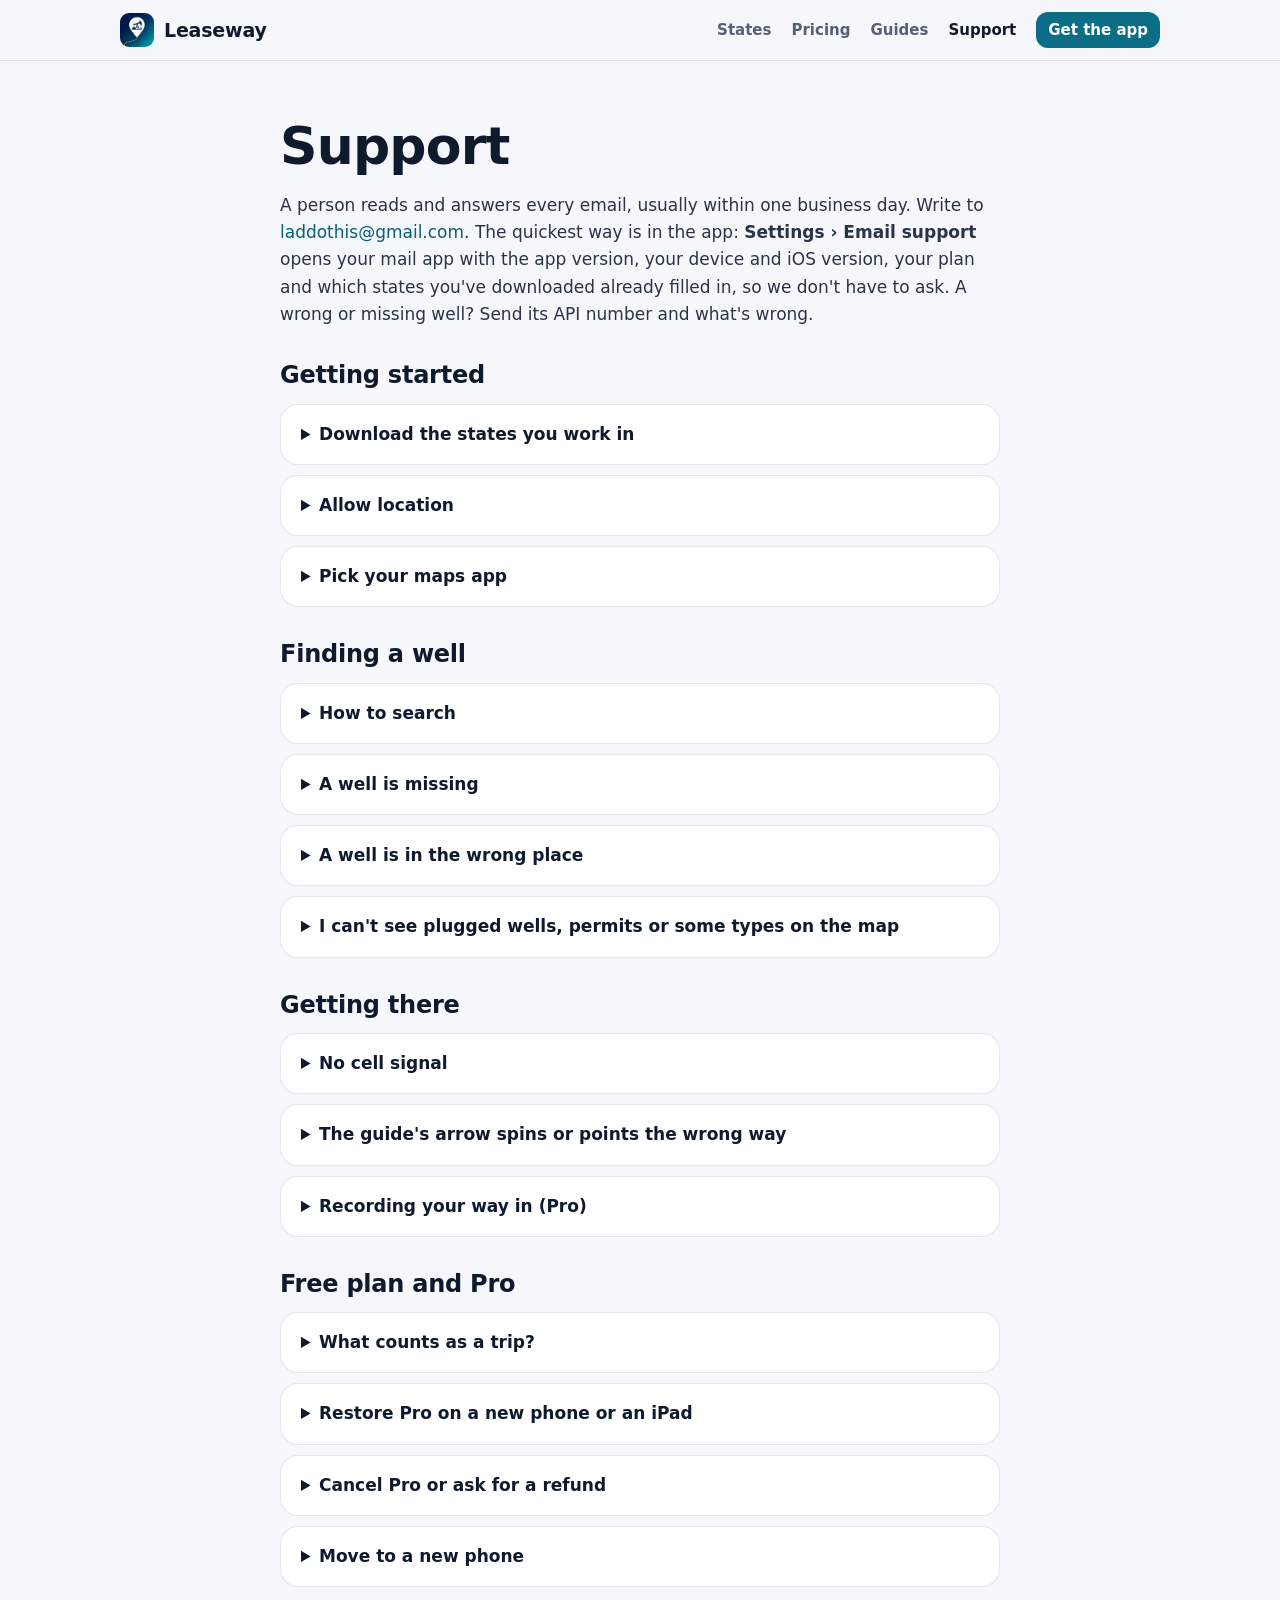
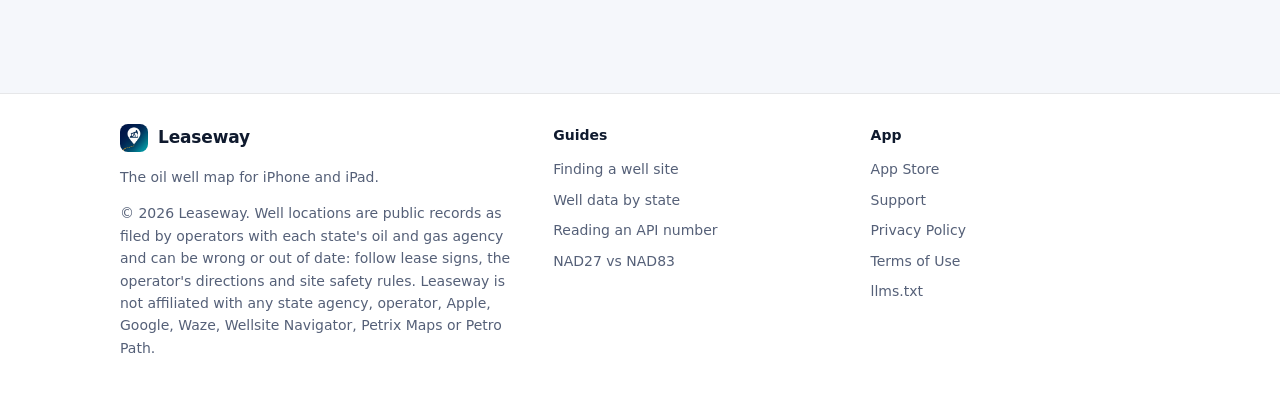
<file: support.html>
<!doctype html>
<html lang="en">
<head>
<meta charset="utf-8">
<meta name="viewport" content="width=device-width, initial-scale=1">
<title>Leaseway Support: Help and Questions</title>
<meta name="description" content="Help with Leaseway: downloading states, finding a well, wrong or missing wells, no signal, the guide, routes, and Pro billing. A person answers by email.">
<meta name="robots" content="index,follow,max-snippet:-1,max-image-preview:large">
<link rel="canonical" href="https://coderalert0.github.io/leaseway-site/support.html">
<meta name="color-scheme" content="light dark">
<meta name="theme-color" content="#f5f7fb" media="(prefers-color-scheme: light)">
<meta name="theme-color" content="#0b1020" media="(prefers-color-scheme: dark)">
<meta name="apple-itunes-app" content="app-id=6838147808">
<meta property="og:type" content="article">
<meta property="og:site_name" content="Leaseway">
<meta property="og:title" content="Leaseway Support: Help and Questions">
<meta property="og:description" content="Help with Leaseway: downloading states, finding a well, wrong or missing wells, no signal, the guide, routes, and Pro billing. A person answers by email.">
<meta property="og:url" content="https://coderalert0.github.io/leaseway-site/support.html">
<meta property="og:image" content="https://coderalert0.github.io/leaseway-site/img/og.png">
<meta property="og:image:width" content="1200">
<meta property="og:image:height" content="630">
<meta property="og:image:alt" content="Leaseway, the oil well map for iPhone and iPad: every well on the pad, and the way in">
<meta name="twitter:card" content="summary_large_image">
<link rel="icon" type="image/png" sizes="32x32" href="favicon-32.png">
<link rel="apple-touch-icon" href="icon.png">
<link rel="stylesheet" href="style.css">
<link rel="alternate" type="text/plain" title="llms.txt" href="llms.txt">
<script type="application/ld+json">{"@context": "https://schema.org", "@type": "WebPage", "name": "Leaseway Support: Help and Questions", "url": "https://coderalert0.github.io/leaseway-site/support.html", "dateModified": "2026-11-22", "publisher": {"@type": "Organization", "name": "Leaseway", "url": "https://coderalert0.github.io/leaseway-site/", "logo": "https://coderalert0.github.io/leaseway-site/img/icon-512.png"}, "inLanguage": "en-US", "about": {"@type": "MobileApplication", "name": "Oil Well Map: Leaseway", "url": "https://coderalert0.github.io/leaseway-site/"}}</script>
<script type="application/ld+json">{"@context": "https://schema.org", "@type": "FAQPage", "mainEntity": [{"@type": "Question", "name": "Download the states you work in", "acceptedAnswer": {"@type": "Answer", "text": "Open Settings › States and tap the download button next to each state. Each one shows its well count, size, source and data date before you download. Texas is about 98 MB, so use Wi-Fi for it; North Dakota is about 4 MB. Downloaded states update themselves when the app opens, on Wi-Fi unless you turn on Update over cellular there."}}, {"@type": "Question", "name": "Allow location", "acceptedAnswer": {"@type": "Answer", "text": "Leaseway uses your location for distances, the nearest wells and the guide. Allow it when asked, or in the device's Settings › Apps › Leaseway › Location (choose While Using the App). Recording your way in over the lease roads (Pro) keeps going with the screen off while it's on; iOS shows its location indicator until you tap Stop. Keep Precise Location on: the guide needs it."}}, {"@type": "Question", "name": "Pick your maps app", "acceptedAnswer": {"@type": "Answer", "text": "The first time you tap Directions, Leaseway asks which maps app to use if you have Google Maps or Waze, and remembers your answer. Change it any time in Settings › Directions › Open directions in. Press and hold the Directions button on a well to use a different one just this once. If the app you chose is deleted later, Apple Maps opens."}}, {"@type": "Question", "name": "How to search", "acceptedAnswer": {"@type": "Answer", "text": "Type the lease or well name (\"university 7-21 4h\"), the operator, the county, or the API number in any form: 10, 12 or 14 digits, with or without dashes, without the state code, or the last five digits. Results are nearest first, with active wells ahead of plugged ones. Plugged, dry and cancelled wells are always found by search, even when the map hides them."}}, {"@type": "Question", "name": "A well is missing", "acceptedAnswer": {"@type": "Answer", "text": "Check that its state is downloaded and up to date (Settings › States shows each state's data date). A brand-new permit can take a few days to reach the state's files. Some old wells have no location in the state's records and can't be shown. If a well should be there and isn't, email us its API number."}}, {"@type": "Question", "name": "A well is in the wrong place", "acceptedAnswer": {"@type": "Answer", "text": "Locations are as filed by the operator with the state, and Leaseway shows them as filed. Follow the operator's directions and the lease sign, and email us the API number: we check our copy against the state's records and fix anything that's ours."}}, {"@type": "Question", "name": "I can't see plugged wells, permits or some types on the map", "acceptedAnswer": {"@type": "Answer", "text": "Tap the filter button on the map, or Settings › Map › Which wells to show. Plugged, dry and cancelled wells are hidden on the map by default; permits are shown. You can also show only some operators."}}, {"@type": "Question", "name": "No cell signal", "acceptedAnswer": {"@type": "Answer", "text": "Downloaded states work with no signal: search, the well dots, details, notes and the guide. The street map and satellite imagery behind them come from Apple and need a connection unless iOS has them from earlier, so look at the area while you still have signal. Your maps app's turn-by-turn directions depend on that app."}}, {"@type": "Question", "name": "The guide's arrow spins or points the wrong way", "acceptedAnswer": {"@type": "Answer", "text": "Hold the phone flat, away from the truck's dash and magnets, and move it in a figure eight to calibrate the compass. Once you're moving, the arrow can follow your direction of travel instead. The distance and compass direction (like \"NE · 42°\") are from GPS and stay right even when the compass is off."}}, {"@type": "Question", "name": "Recording your way in (Pro)", "acceptedAnswer": {"@type": "Answer", "text": "Open the well, tap Record the way in, and drive in. Tap Stop on the \"Recording your way in\" bar at the pad and name the route. Next time it's under \"Your way in\" on that well; tap it to show it on the map, or the share button to send it as a GPX file. Whoever you send it to can open it in Leaseway for free."}}, {"@type": "Question", "name": "What counts as a trip?", "acceptedAnswer": {"@type": "Answer", "text": "Directions, the last-mile guide, or copying or sharing a place's coordinates. Each place counts once a week, so going back to the same well that week is free. The free plan has 3 a week, starting again on Monday; the well's screen shows how many are left. Leaseway Pro has no limit."}}, {"@type": "Question", "name": "Restore Pro on a new phone or an iPad", "acceptedAnswer": {"@type": "Answer", "text": "Sign in with the same Apple Account, then Settings › Restore purchases in Leaseway. There's no Leaseway account to sign in to."}}, {"@type": "Question", "name": "Cancel Pro or ask for a refund", "acceptedAnswer": {"@type": "Answer", "text": "Pro is billed by Apple. To cancel: the device's Settings › your name › Subscriptions › Leaseway, at least 24 hours before the period ends. Refunds are Apple's to decide: request one at reportaproblem.apple.com. Your notes, lists, pins and routes stay either way."}}, {"@type": "Question", "name": "Move to a new phone", "acceptedAnswer": {"@type": "Answer", "text": "Your notes, lists, pins and routes move with your iCloud or computer backup, or Quick Start. States download again on the new phone (they aren't in backups, to keep them small)."}}]}</script>
</head>
<body>
<a class="skip" href="#main">Skip to content</a>
<header class="topbar">
  <div class="topbar-in">
    <a class="brand" href="./"><img src="icon.png" alt="" width="34" height="34"><span>Leaseway</span></a>
    <nav class="nav" aria-label="Site">
      <a class="hide-sm" href="./#states">States</a>
      <a class="hide-sm" href="./#pricing">Pricing</a>
      <a class="hide-sm" href="./#guides">Guides</a>
      <a href="support.html" aria-current="page">Support</a>
      <a class="nav-cta" href="https://apps.apple.com/us/app/id6838147808">Get the app</a>
    </nav>
  </div>
</header>
<main id="main">
<div class="doc">
<h1>Support</h1>
<p>A person reads and answers every email, usually within one business day. Write to <span class="email">laddothis at gmail dot com</span>. The quickest way is in the app: <b>Settings › Email support</b> opens your mail app with the app version, your device and iOS version, your plan and which states you've downloaded already filled in, so we don't have to ask. A wrong or missing well? Send its API number and what's wrong.</p>

<h2>Getting started</h2>
<details><summary>Download the states you work in</summary><p>Open <b>Settings › States</b> and tap the download button next to each state. Each one shows its well count, size, source and data date before you download. Texas is about 98 MB, so use Wi-Fi for it; North Dakota is about 4 MB. Downloaded states update themselves when the app opens, on Wi-Fi unless you turn on <b>Update over cellular</b> there.</p></details>
<details><summary>Allow location</summary><p>Leaseway uses your location for distances, the nearest wells and the guide. Allow it when asked, or in the device's Settings › Apps › Leaseway › Location (choose While Using the App). Recording your way in over the lease roads (Pro) keeps going with the screen off while it's on; iOS shows its location indicator until you tap Stop. Keep Precise Location on: the guide needs it.</p></details>
<details><summary>Pick your maps app</summary><p>The first time you tap Directions, Leaseway asks which maps app to use if you have Google Maps or Waze, and remembers your answer. Change it any time in Settings › Directions › Open directions in. Press and hold the Directions button on a well to use a different one just this once. If the app you chose is deleted later, Apple Maps opens.</p></details>

<h2>Finding a well</h2>
<details><summary>How to search</summary><p>Type the lease or well name ("university 7-21 4h"), the operator, the county, or the API number in any form: 10, 12 or 14 digits, with or without dashes, without the state code, or the last five digits. Results are nearest first, with active wells ahead of plugged ones. Plugged, dry and cancelled wells are always found by search, even when the map hides them.</p></details>
<details><summary>A well is missing</summary><p>Check that its state is downloaded and up to date (Settings › States shows each state's data date). A brand-new permit can take a few days to reach the state's files. Some old wells have no location in the state's records and can't be shown. If a well should be there and isn't, email us its API number.</p></details>
<details><summary>A well is in the wrong place</summary><p>Locations are as filed by the operator with the state, and Leaseway shows them as filed. Follow the operator's directions and the lease sign, and email us the API number: we check our copy against the state's records and fix anything that's ours.</p></details>
<details><summary>I can't see plugged wells, permits or some types on the map</summary><p>Tap the filter button on the map, or Settings › Map › Which wells to show. Plugged, dry and cancelled wells are hidden on the map by default; permits are shown. You can also show only some operators.</p></details>

<h2>Getting there</h2>
<details><summary>No cell signal</summary><p>Downloaded states work with no signal: search, the well dots, details, notes and the guide. The street map and satellite imagery behind them come from Apple and need a connection unless iOS has them from earlier, so look at the area while you still have signal. Your maps app's turn-by-turn directions depend on that app.</p></details>
<details><summary>The guide's arrow spins or points the wrong way</summary><p>Hold the phone flat, away from the truck's dash and magnets, and move it in a figure eight to calibrate the compass. Once you're moving, the arrow can follow your direction of travel instead. The distance and compass direction (like "NE · 42°") are from GPS and stay right even when the compass is off.</p></details>
<details><summary>Recording your way in (Pro)</summary><p>Open the well, tap <b>Record the way in</b>, and drive in. Tap <b>Stop</b> on the "Recording your way in" bar at the pad and name the route. Next time it's under "Your way in" on that well; tap it to show it on the map, or the share button to send it as a GPX file. Whoever you send it to can open it in Leaseway for free.</p></details>

<h2>Free plan and Pro</h2>
<details><summary>What counts as a trip?</summary><p>Directions, the last-mile guide, or copying or sharing a place's coordinates. Each place counts once a week, so going back to the same well that week is free. The free plan has 3 a week, starting again on Monday; the well's screen shows how many are left. Leaseway Pro has no limit.</p></details>
<details><summary>Restore Pro on a new phone or an iPad</summary><p>Sign in with the same Apple Account, then Settings › Restore purchases in Leaseway. There's no Leaseway account to sign in to.</p></details>
<details><summary>Cancel Pro or ask for a refund</summary><p>Pro is billed by Apple. To cancel: the device's Settings › your name › Subscriptions › Leaseway, at least 24 hours before the period ends. Refunds are Apple's to decide: request one at <a href="https://reportaproblem.apple.com/">reportaproblem.apple.com</a>. Your notes, lists, pins and routes stay either way.</p></details>
<details><summary>Move to a new phone</summary><p>Your notes, lists, pins and routes move with your iCloud or computer backup, or Quick Start. States download again on the new phone (they aren't in backups, to keep them small).</p></details>
</div>
</main>
<footer>
  <div class="in">
    <div class="foot-about">
      <a class="brand" href="./"><img src="icon.png" alt="" width="28" height="28"><span>Leaseway</span></a>
      <p>The oil well map for iPhone and iPad.</p>
      <p>© 2026 Leaseway. Well locations are public records as filed by operators with each state's oil and gas agency and can be wrong or out of date: follow lease signs, the operator's directions and site safety rules. Leaseway is not affiliated with any state agency, operator, Apple, Google, Waze, Wellsite Navigator, Petrix Maps or Petro Path.</p>
    </div>
    <nav aria-label="Guides"><p class="foot-title">Guides</p><a href="find-a-well-site-and-drive-to-it.html">Finding a well site</a><a href="oil-gas-well-data-by-state.html">Well data by state</a><a href="how-to-read-an-api-well-number.html">Reading an API number</a><a href="nad27-nad83-well-coordinates.html">NAD27 vs NAD83</a></nav>
    <nav aria-label="App"><p class="foot-title">App</p><a href="https://apps.apple.com/us/app/id6838147808">App Store</a><a href="support.html">Support</a><a href="privacy.html">Privacy Policy</a><a href="terms.html">Terms of Use</a><a href="llms.txt">llms.txt</a></nav>
  </div>
</footer>
<script src="site.js"></script>
</body>
</html>
</file>
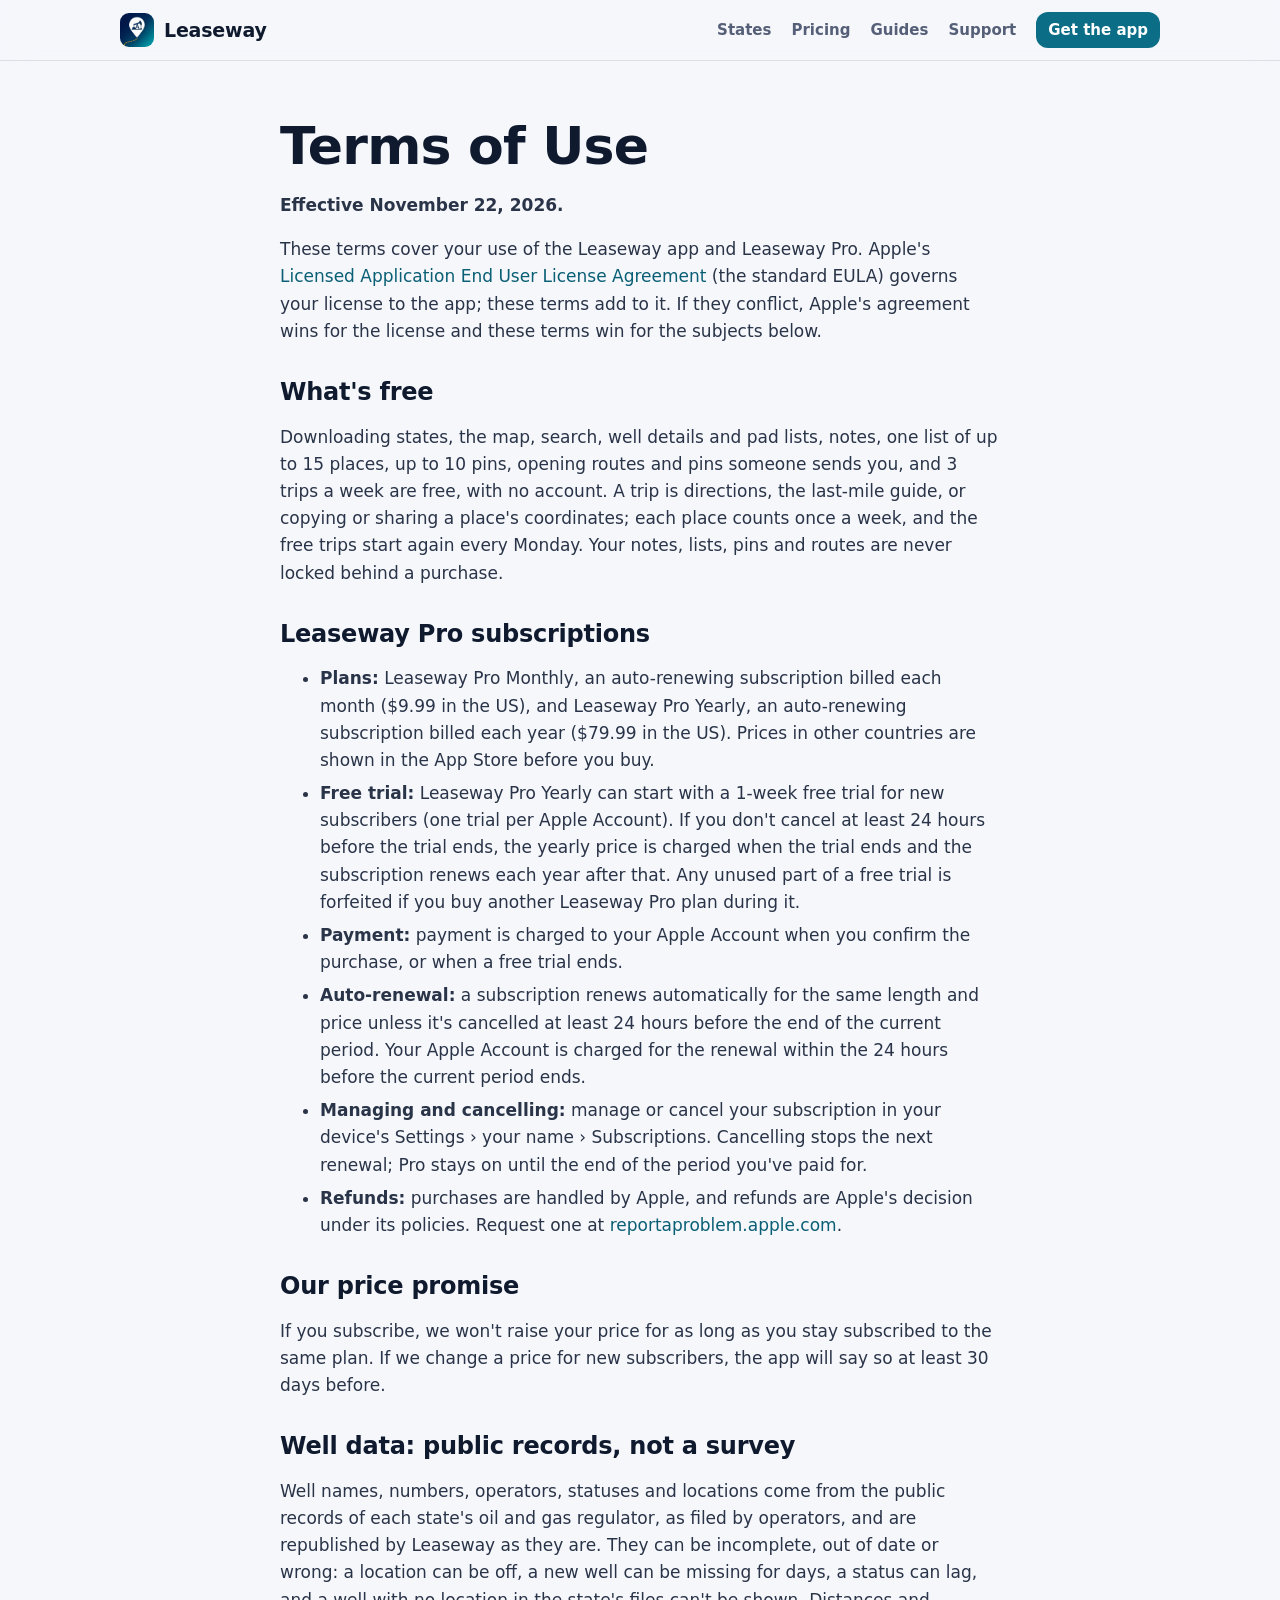
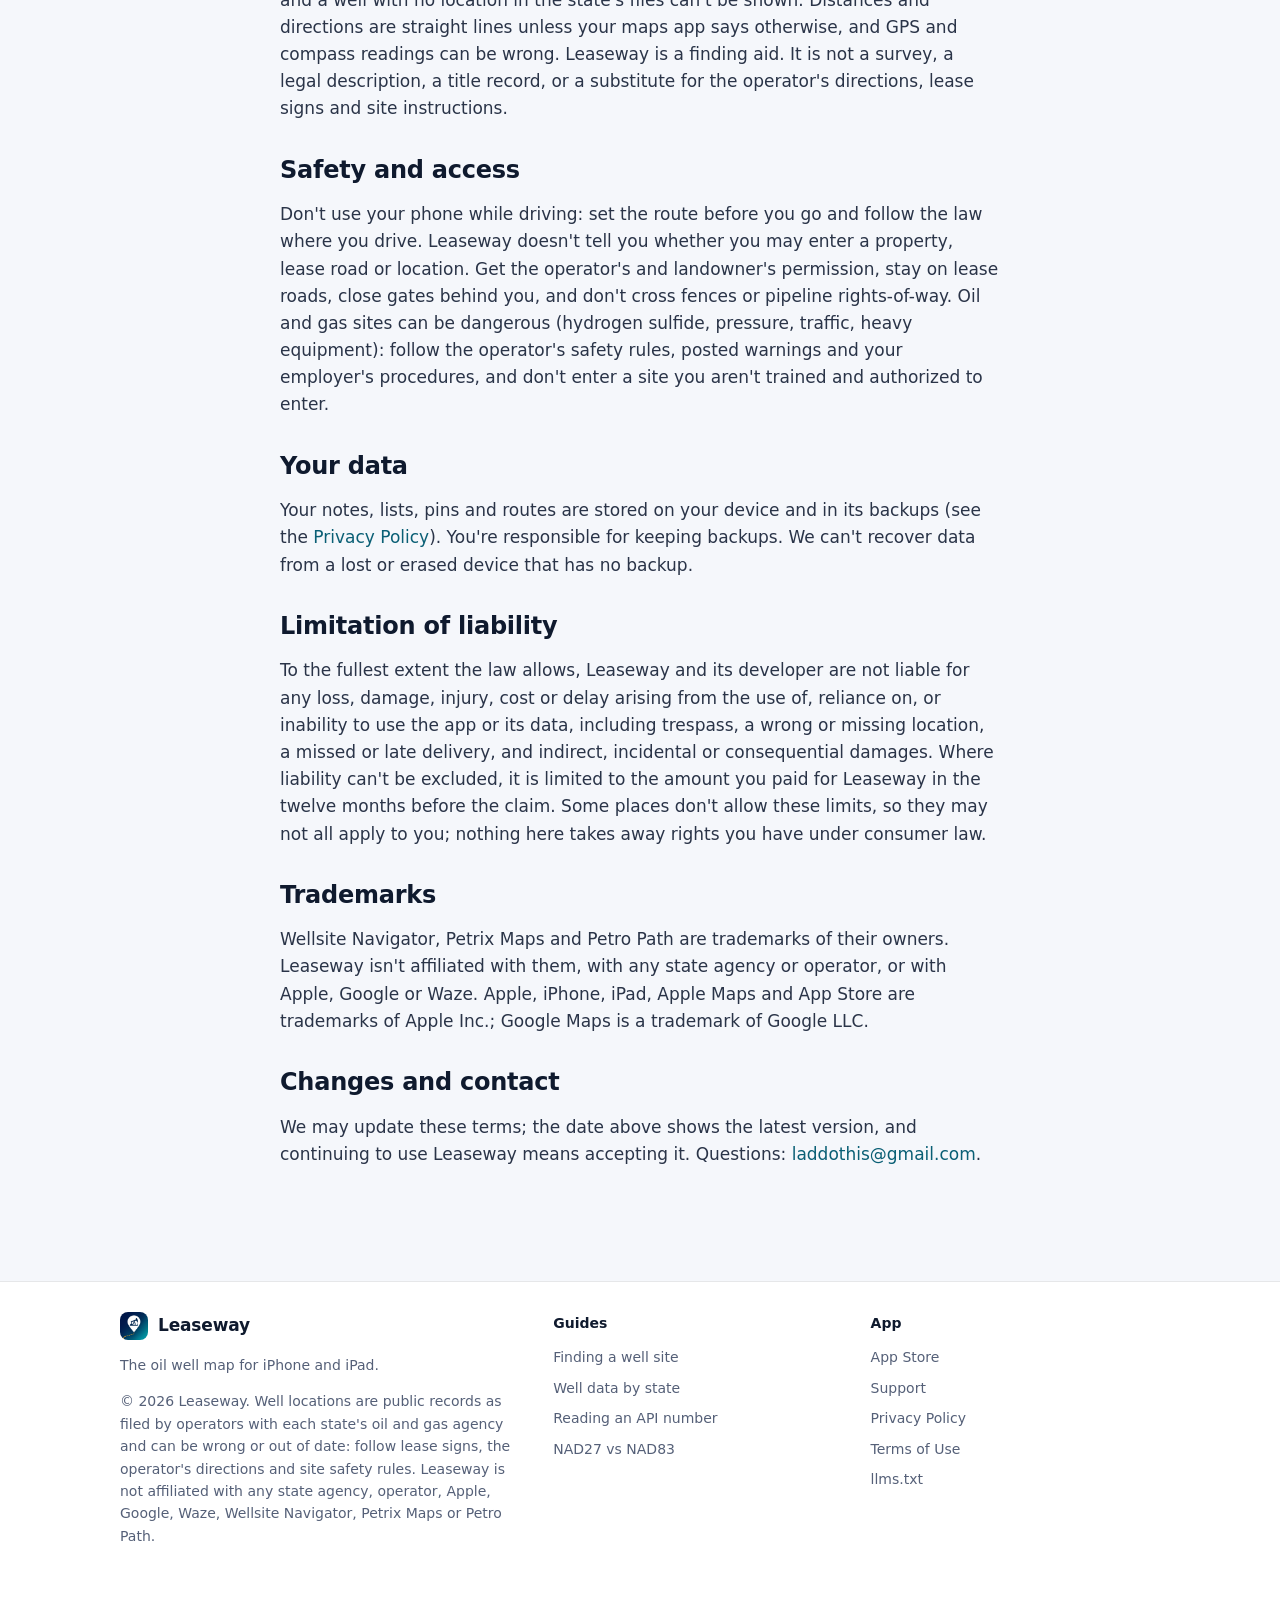
<file: terms.html>
<!doctype html>
<html lang="en">
<head>
<meta charset="utf-8">
<meta name="viewport" content="width=device-width, initial-scale=1">
<title>Terms of Use · Leaseway</title>
<meta name="description" content="Leaseway&#x27;s terms: what&#x27;s free, Leaseway Pro subscriptions, the free trial, auto-renewal and cancelling, the price promise, well data accuracy and safety.">
<meta name="robots" content="index,follow,max-snippet:-1,max-image-preview:large">
<link rel="canonical" href="https://coderalert0.github.io/leaseway-site/terms.html">
<meta name="color-scheme" content="light dark">
<meta name="theme-color" content="#f5f7fb" media="(prefers-color-scheme: light)">
<meta name="theme-color" content="#0b1020" media="(prefers-color-scheme: dark)">
<meta name="apple-itunes-app" content="app-id=6838147808">
<meta property="og:type" content="article">
<meta property="og:site_name" content="Leaseway">
<meta property="og:title" content="Terms of Use · Leaseway">
<meta property="og:description" content="Leaseway&#x27;s terms: what&#x27;s free, Leaseway Pro subscriptions, the free trial, auto-renewal and cancelling, the price promise, well data accuracy and safety.">
<meta property="og:url" content="https://coderalert0.github.io/leaseway-site/terms.html">
<meta property="og:image" content="https://coderalert0.github.io/leaseway-site/img/og.png">
<meta property="og:image:width" content="1200">
<meta property="og:image:height" content="630">
<meta property="og:image:alt" content="Leaseway, the oil well map for iPhone and iPad: every well on the pad, and the way in">
<meta name="twitter:card" content="summary_large_image">
<link rel="icon" type="image/png" sizes="32x32" href="favicon-32.png">
<link rel="apple-touch-icon" href="icon.png">
<link rel="stylesheet" href="style.css">
<link rel="alternate" type="text/plain" title="llms.txt" href="llms.txt">
<script type="application/ld+json">{"@context": "https://schema.org", "@type": "WebPage", "name": "Terms of Use – Leaseway", "url": "https://coderalert0.github.io/leaseway-site/terms.html", "dateModified": "2026-11-22", "publisher": {"@type": "Organization", "name": "Leaseway", "url": "https://coderalert0.github.io/leaseway-site/", "logo": "https://coderalert0.github.io/leaseway-site/img/icon-512.png"}, "inLanguage": "en-US", "about": {"@type": "MobileApplication", "name": "Oil Well Map: Leaseway", "url": "https://coderalert0.github.io/leaseway-site/"}}</script>
</head>
<body>
<a class="skip" href="#main">Skip to content</a>
<header class="topbar">
  <div class="topbar-in">
    <a class="brand" href="./"><img src="icon.png" alt="" width="34" height="34"><span>Leaseway</span></a>
    <nav class="nav" aria-label="Site">
      <a class="hide-sm" href="./#states">States</a>
      <a class="hide-sm" href="./#pricing">Pricing</a>
      <a class="hide-sm" href="./#guides">Guides</a>
      <a href="support.html">Support</a>
      <a class="nav-cta" href="https://apps.apple.com/us/app/id6838147808">Get the app</a>
    </nav>
  </div>
</header>
<main id="main">
<div class="doc">
<h1>Terms of Use</h1>
<p><b>Effective November 22, 2026.</b></p>
<p>These terms cover your use of the Leaseway app and Leaseway Pro. Apple's <a href="https://www.apple.com/legal/internet-services/itunes/dev/stdeula/">Licensed Application End User License Agreement</a> (the standard EULA) governs your license to the app; these terms add to it. If they conflict, Apple's agreement wins for the license and these terms win for the subjects below.</p>

<h2>What's free</h2>
<p>Downloading states, the map, search, well details and pad lists, notes, one list of up to 15 places, up to 10 pins, opening routes and pins someone sends you, and 3 trips a week are free, with no account. A trip is directions, the last-mile guide, or copying or sharing a place's coordinates; each place counts once a week, and the free trips start again every Monday. Your notes, lists, pins and routes are never locked behind a purchase.</p>

<h2>Leaseway Pro subscriptions</h2>
<ul>
<li><b>Plans:</b> Leaseway Pro Monthly, an auto-renewing subscription billed each month ($9.99 in the US), and Leaseway Pro Yearly, an auto-renewing subscription billed each year ($79.99 in the US). Prices in other countries are shown in the App Store before you buy.</li>
<li><b>Free trial:</b> Leaseway Pro Yearly can start with a 1-week free trial for new subscribers (one trial per Apple Account). If you don't cancel at least 24 hours before the trial ends, the yearly price is charged when the trial ends and the subscription renews each year after that. Any unused part of a free trial is forfeited if you buy another Leaseway Pro plan during it.</li>
<li><b>Payment:</b> payment is charged to your Apple Account when you confirm the purchase, or when a free trial ends.</li>
<li><b>Auto-renewal:</b> a subscription renews automatically for the same length and price unless it's cancelled at least 24 hours before the end of the current period. Your Apple Account is charged for the renewal within the 24 hours before the current period ends.</li>
<li><b>Managing and cancelling:</b> manage or cancel your subscription in your device's Settings › your name › Subscriptions. Cancelling stops the next renewal; Pro stays on until the end of the period you've paid for.</li>
<li><b>Refunds:</b> purchases are handled by Apple, and refunds are Apple's decision under its policies. Request one at <a href="https://reportaproblem.apple.com/">reportaproblem.apple.com</a>.</li>
</ul>

<h2>Our price promise</h2>
<p>If you subscribe, we won't raise your price for as long as you stay subscribed to the same plan. If we change a price for new subscribers, the app will say so at least 30 days before.</p>

<h2>Well data: public records, not a survey</h2>
<p>Well names, numbers, operators, statuses and locations come from the public records of each state's oil and gas regulator, as filed by operators, and are republished by Leaseway as they are. They can be incomplete, out of date or wrong: a location can be off, a new well can be missing for days, a status can lag, and a well with no location in the state's files can't be shown. Distances and directions are straight lines unless your maps app says otherwise, and GPS and compass readings can be wrong. Leaseway is a finding aid. It is not a survey, a legal description, a title record, or a substitute for the operator's directions, lease signs and site instructions.</p>

<h2>Safety and access</h2>
<p>Don't use your phone while driving: set the route before you go and follow the law where you drive. Leaseway doesn't tell you whether you may enter a property, lease road or location. Get the operator's and landowner's permission, stay on lease roads, close gates behind you, and don't cross fences or pipeline rights-of-way. Oil and gas sites can be dangerous (hydrogen sulfide, pressure, traffic, heavy equipment): follow the operator's safety rules, posted warnings and your employer's procedures, and don't enter a site you aren't trained and authorized to enter.</p>

<h2>Your data</h2>
<p>Your notes, lists, pins and routes are stored on your device and in its backups (see the <a href="privacy.html">Privacy Policy</a>). You're responsible for keeping backups. We can't recover data from a lost or erased device that has no backup.</p>

<h2>Limitation of liability</h2>
<p>To the fullest extent the law allows, Leaseway and its developer are not liable for any loss, damage, injury, cost or delay arising from the use of, reliance on, or inability to use the app or its data, including trespass, a wrong or missing location, a missed or late delivery, and indirect, incidental or consequential damages. Where liability can't be excluded, it is limited to the amount you paid for Leaseway in the twelve months before the claim. Some places don't allow these limits, so they may not all apply to you; nothing here takes away rights you have under consumer law.</p>

<h2>Trademarks</h2>
<p>Wellsite Navigator, Petrix Maps and Petro Path are trademarks of their owners. Leaseway isn't affiliated with them, with any state agency or operator, or with Apple, Google or Waze. Apple, iPhone, iPad, Apple Maps and App Store are trademarks of Apple Inc.; Google Maps is a trademark of Google LLC.</p>

<h2>Changes and contact</h2>
<p>We may update these terms; the date above shows the latest version, and continuing to use Leaseway means accepting it. Questions: <span class="email">laddothis at gmail dot com</span>.</p>
</div>
</main>
<footer>
  <div class="in">
    <div class="foot-about">
      <a class="brand" href="./"><img src="icon.png" alt="" width="28" height="28"><span>Leaseway</span></a>
      <p>The oil well map for iPhone and iPad.</p>
      <p>© 2026 Leaseway. Well locations are public records as filed by operators with each state's oil and gas agency and can be wrong or out of date: follow lease signs, the operator's directions and site safety rules. Leaseway is not affiliated with any state agency, operator, Apple, Google, Waze, Wellsite Navigator, Petrix Maps or Petro Path.</p>
    </div>
    <nav aria-label="Guides"><p class="foot-title">Guides</p><a href="find-a-well-site-and-drive-to-it.html">Finding a well site</a><a href="oil-gas-well-data-by-state.html">Well data by state</a><a href="how-to-read-an-api-well-number.html">Reading an API number</a><a href="nad27-nad83-well-coordinates.html">NAD27 vs NAD83</a></nav>
    <nav aria-label="App"><p class="foot-title">App</p><a href="https://apps.apple.com/us/app/id6838147808">App Store</a><a href="support.html">Support</a><a href="privacy.html">Privacy Policy</a><a href="terms.html" aria-current="page">Terms of Use</a><a href="llms.txt">llms.txt</a></nav>
  </div>
</footer>
<script src="site.js"></script>
</body>
</html>
</file>
<file: style.css>
/* Leaseway's site: cool paper, the icon's navy-to-teal (#0B6E86) and the route's amber, in light and dark. Layout from
   Milebird's and Mapsheet's sites. Colors live in the tokens below; dark mode only redefines the tokens. */
:root { color-scheme:light dark;
        --bg:#f5f7fb; --surface:#ffffff; --raised:#edf1f9; --line:rgba(16,24,40,.10); --text:#0f1a2e; --body:#2a3448;
        --muted:#556078; --accent:#0b6e86; --on-accent:#ffffff; --ink:#0a5f75; --amber:#e89a0c; --amber-ink:#7a4a00;
        --amber-bg:#fff6df; --amber-line:rgba(232,154,12,.45); --answer-bg:#e6f4f6; --answer-line:rgba(11,110,134,.25);
        --topbar:rgba(245,247,251,.9); --shadow:rgba(16,24,40,.16); --radius:22px; }
@media (prefers-color-scheme: dark) {
  :root { --bg:#0b1020; --surface:#131a2d; --raised:#1a2338; --line:rgba(255,255,255,.11); --text:#eef2fb; --body:#c9d2e6;
          --muted:#9aa6c0; --accent:#3cc4c0; --on-accent:#041a20; --ink:#7fdad6; --amber:#f2b23a; --amber-ink:#f5c463;
          --amber-bg:#262012; --amber-line:rgba(242,178,58,.38); --answer-bg:#0f2a30; --answer-line:rgba(127,218,214,.3);
          --topbar:rgba(11,16,32,.88); --shadow:rgba(0,0,0,.5); }
}
* { box-sizing:border-box; }
html { scroll-behavior:smooth; }
@media (prefers-reduced-motion: reduce) { html { scroll-behavior:auto; } }
body { margin:0; background:var(--bg); color:var(--text); font:17px/1.6 -apple-system, BlinkMacSystemFont, "SF Pro Text", "Segoe UI", system-ui, sans-serif; }
img { max-width:100%; height:auto; }
a { color:var(--ink); text-decoration:none; }
a:hover { text-decoration:underline; }
a:focus-visible, summary:focus-visible, button:focus-visible { outline:3px solid var(--accent); outline-offset:3px; border-radius:6px; }
.skip { position:absolute; left:-999px; } .skip:focus { left:16px; top:12px; z-index:10; background:var(--accent); color:var(--on-accent); padding:8px 12px; border-radius:10px; }
.topbar { position:sticky; top:0; z-index:5; background:var(--topbar); backdrop-filter:blur(14px); -webkit-backdrop-filter:blur(14px); border-bottom:1px solid var(--line); }
.topbar-in { max-width:1080px; margin:0 auto; padding:12px 20px; display:flex; align-items:center; justify-content:space-between; gap:16px; }
.brand { display:flex; flex-shrink:0; align-items:center; gap:10px; color:var(--text); font-weight:800; font-size:19px; letter-spacing:-.01em; }
.brand:hover { text-decoration:none; }
.brand img { width:34px; height:34px; border-radius:9px; }
.nav { display:flex; gap:20px; flex-wrap:wrap; align-items:center; justify-content:flex-end; } .nav a { color:var(--muted); font-weight:600; font-size:15px; } .nav a[aria-current] { color:var(--text); }
.nav-cta { background:var(--accent); color:var(--on-accent) !important; padding:6px 12px; border-radius:12px; }
.nav-cta:hover { text-decoration:none; filter:brightness(1.05); }
.hero { max-width:1080px; margin:0 auto; padding:64px 20px 32px; display:grid; grid-template-columns:1.1fr .9fr; gap:44px; align-items:center; }
.eyebrow { color:var(--ink); font-weight:700; letter-spacing:.02em; }
.hero-icon { display:block; width:88px; height:88px; border-radius:20px; margin:0 0 18px; box-shadow:0 10px 30px -8px rgba(21,80,230,.45); }
h1 { font:800 52px/1.06 ui-rounded, -apple-system, system-ui, sans-serif; margin:10px 0 18px; letter-spacing:-.015em; }
h1 em { font-style:normal; color:var(--ink); }
h2 { font:800 32px/1.15 ui-rounded, -apple-system, system-ui, sans-serif; margin:0 0 14px; letter-spacing:-.01em; }
h3 { font-size:19px; margin:0 0 6px; }
.lead { font-size:20px; color:var(--body); margin:0 0 26px; }
.actions { display:flex; gap:12px; flex-wrap:wrap; align-items:center; }
.btn { display:inline-flex; align-items:center; gap:8px; padding:13px 20px; border-radius:16px; font-weight:700; }
.btn-primary { background:var(--accent); color:var(--on-accent); } .btn-ghost { background:var(--surface); color:var(--text); border:1px solid var(--line); }
.btn:hover { text-decoration:none; filter:brightness(1.04); }
.badge { display:inline-flex; align-items:center; } .badge img { display:block; height:50px; width:auto; }
.soon { display:inline-flex; flex-direction:column; justify-content:center; min-height:50px; padding:6px 16px; border-radius:14px; background:var(--text); color:var(--bg); font-weight:700; line-height:1.25; }
.soon small { font-weight:500; font-size:13px; opacity:.85; }
.facts { display:flex; gap:10px 18px; flex-wrap:wrap; margin-top:22px; color:var(--muted); font-size:15px; }
.facts span::before { content:"✓ "; color:var(--ink); font-weight:800; }
.pro { display:inline-block; margin-left:6px; padding:1px 8px; border-radius:99px; background:var(--accent); color:var(--on-accent); font-size:12px; font-weight:800; letter-spacing:.04em; vertical-align:middle; }

/* The example log in the hero: real HTML text, not a picture. */
.logcard { margin:0; background:var(--surface); border:1px solid var(--line); border-radius:28px; padding:20px; box-shadow:0 2px 6px var(--shadow), 0 26px 60px -20px var(--shadow); }
.logcard .day { display:flex; justify-content:space-between; align-items:baseline; font-weight:800; margin:0 4px 10px; }
.logcard .day span { color:var(--muted); font-weight:600; font-size:14px; }
.logcard ol { list-style:none; margin:0; padding:0; display:grid; gap:10px; }
.logcard li { background:var(--raised); border-radius:18px; padding:12px 14px; display:grid; grid-template-columns:1fr auto; gap:2px 12px; }
.logcard .t { font-weight:700; font-variant-numeric:tabular-nums; }
.logcard .m { font-weight:800; font-variant-numeric:tabular-nums; text-align:right; }
.logcard .p { color:var(--muted); font-size:14px; }
.logcard .tag { justify-self:end; font-size:12px; font-weight:800; letter-spacing:.03em; padding:2px 9px; border-radius:99px; border:1px solid var(--line); color:var(--body); }
.logcard .tag.biz { background:var(--accent); color:var(--on-accent); border-color:transparent; }
.logcard .choose { grid-column:1 / -1; display:flex; gap:8px; margin-top:6px; }
.logcard .choose span { flex:1; text-align:center; font-size:14px; font-weight:700; padding:6px 0; border-radius:12px; background:var(--surface); border:1px solid var(--line); color:var(--text); }
.logcard .irs { margin:12px 4px 0; font:13px/1.5 ui-monospace, "SF Mono", Menlo, monospace; color:var(--body); }
.logcard figcaption { margin:12px 4px 0; color:var(--muted); font-size:13px; }
.logcard .sum { display:flex; flex-wrap:wrap; gap:2px 12px; justify-content:space-between; margin:12px 4px 0; padding-top:12px; border-top:1px solid var(--line); font-size:15px; }
.logcard .sum strong { font-variant-numeric:tabular-nums; }

.wrap { max-width:1080px; margin:0 auto; padding:48px 20px; }
.grid { display:grid; grid-template-columns:repeat(3, 1fr); gap:16px; }
.card { background:var(--surface); border:1px solid var(--line); border-radius:var(--radius); padding:22px; box-shadow:0 1px 2px rgba(16,24,40,.04); }
.card p { color:var(--body); margin:0; }
.card p + p { margin-top:10px; }
.dot { display:inline-block; width:12px; height:12px; border-radius:50%; margin-right:8px; vertical-align:middle; background:var(--accent); }
.dot.amber { background:var(--amber); }
.steps { list-style:none; counter-reset:step; padding:0; margin:18px 0 0; display:grid; gap:12px; }
.steps li { counter-increment:step; position:relative; background:var(--surface); border:1px solid var(--line); border-radius:18px; padding:16px 20px 16px 64px; color:var(--body); }
.steps li::before { content:counter(step); position:absolute; left:18px; top:15px; width:30px; height:30px; border-radius:50%; background:var(--accent); color:var(--on-accent); font-weight:800; display:grid; place-items:center; font-size:15px; }
.steps strong { color:var(--text); }
.two { display:grid; grid-template-columns:1fr 1fr; gap:16px; margin-top:16px; }
.list-tight { margin:8px 0 0; padding-left:20px; color:var(--body); } .list-tight li { margin:4px 0; }
.shots { display:grid; grid-template-columns:repeat(3, 1fr); gap:22px; }
.shots figure { margin:0; } .shots img { width:100%; border-radius:30px; box-shadow:0 18px 44px var(--shadow); }
.shots figcaption { color:var(--muted); font-size:15px; margin-top:14px; } .shots figcaption strong { color:var(--text); display:block; }
.honest { background:var(--amber-bg); border:1px solid var(--amber-line); }
.honest h2, .honest h3 { color:var(--text); } .honest p { color:var(--body); }
.prices { display:grid; grid-template-columns:repeat(3, 1fr); gap:16px; margin-top:18px; }
.price { background:var(--surface); border:1px solid var(--line); border-radius:var(--radius); padding:22px; }
.price.main { border:2px solid var(--accent); }
.price h3 { margin:0; font-size:17px; color:var(--muted); }
.price .amount { font:800 34px/1.1 ui-rounded, -apple-system, system-ui, sans-serif; color:var(--text); margin:6px 0; }
.price .amount span { font-size:16px; font-weight:600; color:var(--muted); }
.price p { margin:0; color:var(--body); }
.table-wrap { overflow-x:auto; margin:16px 0; border:1px solid var(--line); border-radius:16px; background:var(--surface); }
table { border-collapse:collapse; width:100%; font-size:15px; } th, td { text-align:left; padding:10px 14px; border-bottom:1px solid var(--line); vertical-align:top; }
th { background:var(--raised); color:var(--text); } tr:last-child td { border-bottom:0; } td { color:var(--body); }
.compare td:not(:first-child), .compare th:not(:first-child) { text-align:center; width:18%; }
.yes { color:var(--ink); font-weight:800; } .no { color:var(--muted); }
details { background:var(--surface); border:1px solid var(--line); border-radius:18px; padding:16px 20px; margin:10px 0; }
summary { cursor:pointer; font-weight:700; } details p { color:var(--body); margin:10px 0 0; }
.contact { display:flex; gap:16px; align-items:flex-start; margin-top:20px; }
.doc { max-width:760px; margin:0 auto; padding:48px 20px 72px; } .doc p, .doc li { color:var(--body); } .doc h2 { font-size:24px; margin-top:34px; }
.doc li { margin:6px 0; }
section[id], h2[id] { scroll-margin-top:80px; }
.muted { color:var(--muted); }
.guides { list-style:none; padding:0; margin:18px 0 0; display:grid; grid-template-columns:repeat(3, 1fr); gap:14px; }
.guides a { display:block; height:100%; background:var(--surface); border:1px solid var(--line); border-radius:18px; padding:18px 20px; color:var(--text); }
.guides a:hover { text-decoration:none; border-color:var(--accent); box-shadow:0 6px 18px rgba(16,24,40,.08); }
.guides strong { display:block; font-size:18px; margin-bottom:4px; } .guides span { color:var(--muted); font-size:15px; }
.guide { max-width:780px; margin:0 auto; padding:36px 20px 64px; }
.guide h1 { font-size:44px; }
.guide h2 { font-size:26px; margin-top:38px; } .guide h3 { margin-top:22px; }
.guide p, .guide li { color:var(--body); } .guide li { margin:6px 0; } .guide strong { color:var(--text); }
.guide code { background:var(--raised); padding:1px 6px; border-radius:6px; font-size:.9em; }
.crumbs { font-size:14px; color:var(--muted); } .crumbs a { color:var(--muted); }
.updated { color:var(--muted); font-size:14px; margin-top:-6px; }
.answer { background:var(--answer-bg); border:1px solid var(--answer-line); border-radius:var(--radius); padding:20px 22px; margin:22px 0; }
.answer h2 { font-size:15px; text-transform:uppercase; letter-spacing:.06em; color:var(--ink); margin:0 0 6px; } .answer p { margin:0; color:var(--text); font-size:18px; }
.toc { background:var(--surface); border:1px solid var(--line); border-radius:18px; padding:14px 20px; } .toc ul { margin:6px 0 0; padding-left:18px; }
.app-cta { display:flex; gap:18px; align-items:center; justify-content:space-between; flex-wrap:wrap; background:var(--surface); border:1px solid var(--line); border-radius:var(--radius); padding:20px 22px; margin:40px 0 0; }
.app-cta h2 { margin:0 0 4px; font-size:22px; } .app-cta p { margin:0; color:var(--body); }
.sources ul, .related ul { padding-left:18px; }
.sources li { overflow-wrap:anywhere; }
footer { border-top:1px solid var(--line); margin-top:24px; background:var(--surface); }
footer .in { max-width:1080px; margin:0 auto; padding:30px 20px 44px; display:grid; grid-template-columns:1.4fr 1fr 1fr; gap:28px; color:var(--muted); font-size:14px; }
footer .brand { font-size:17px; } footer .brand img { width:28px; height:28px; border-radius:8px; }
footer nav { display:flex; flex-direction:column; gap:8px; } footer nav a { color:var(--muted); }
.foot-title { color:var(--text); font-weight:700; margin:0 0 4px; font-size:14px; }
@media (max-width:860px) {
  .hero { grid-template-columns:1fr; padding-top:40px; } h1 { font-size:40px; }
  .grid, .shots, .prices, .guides { grid-template-columns:1fr 1fr; }
  footer .in { grid-template-columns:1fr 1fr; } .foot-about { grid-column:1 / -1; }
}
@media (max-width:560px) {
  .topbar-in { padding:10px 16px; } .wrap, .hero, .doc, .guide { padding-left:16px; padding-right:16px; }
  .grid, .shots, .guides, .prices, .two { grid-template-columns:1fr; }
  .nav { gap:14px; } .nav a.hide-sm { display:none; }
  h1 { font-size:36px; } h2 { font-size:27px; } .guide h1 { font-size:32px; } .lead { font-size:18px; }
  .steps li { padding-left:58px; } .steps li::before { left:14px; }
  footer .in { grid-template-columns:1fr; }
}

td.num { text-align:right; font-variant-numeric:tabular-nums; white-space:nowrap; }
td.nowrap { white-space:nowrap; }
</file>
